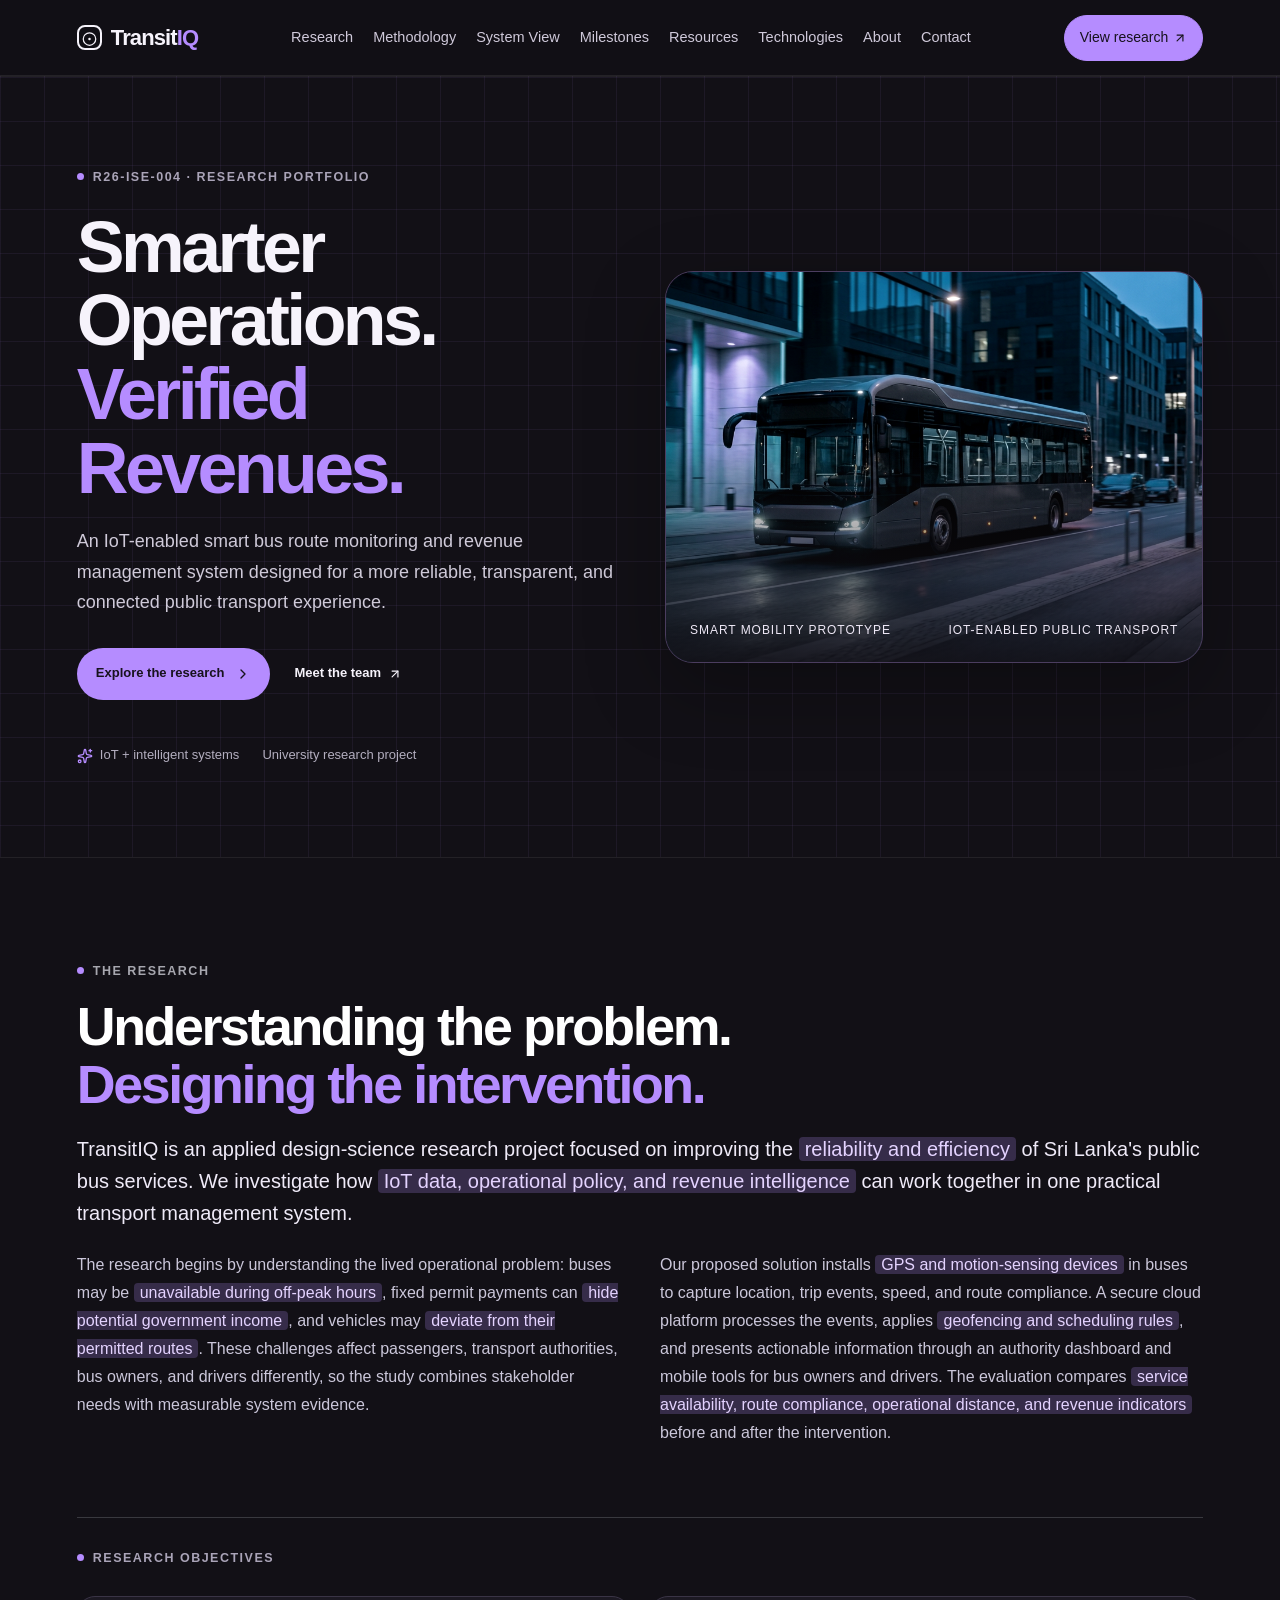
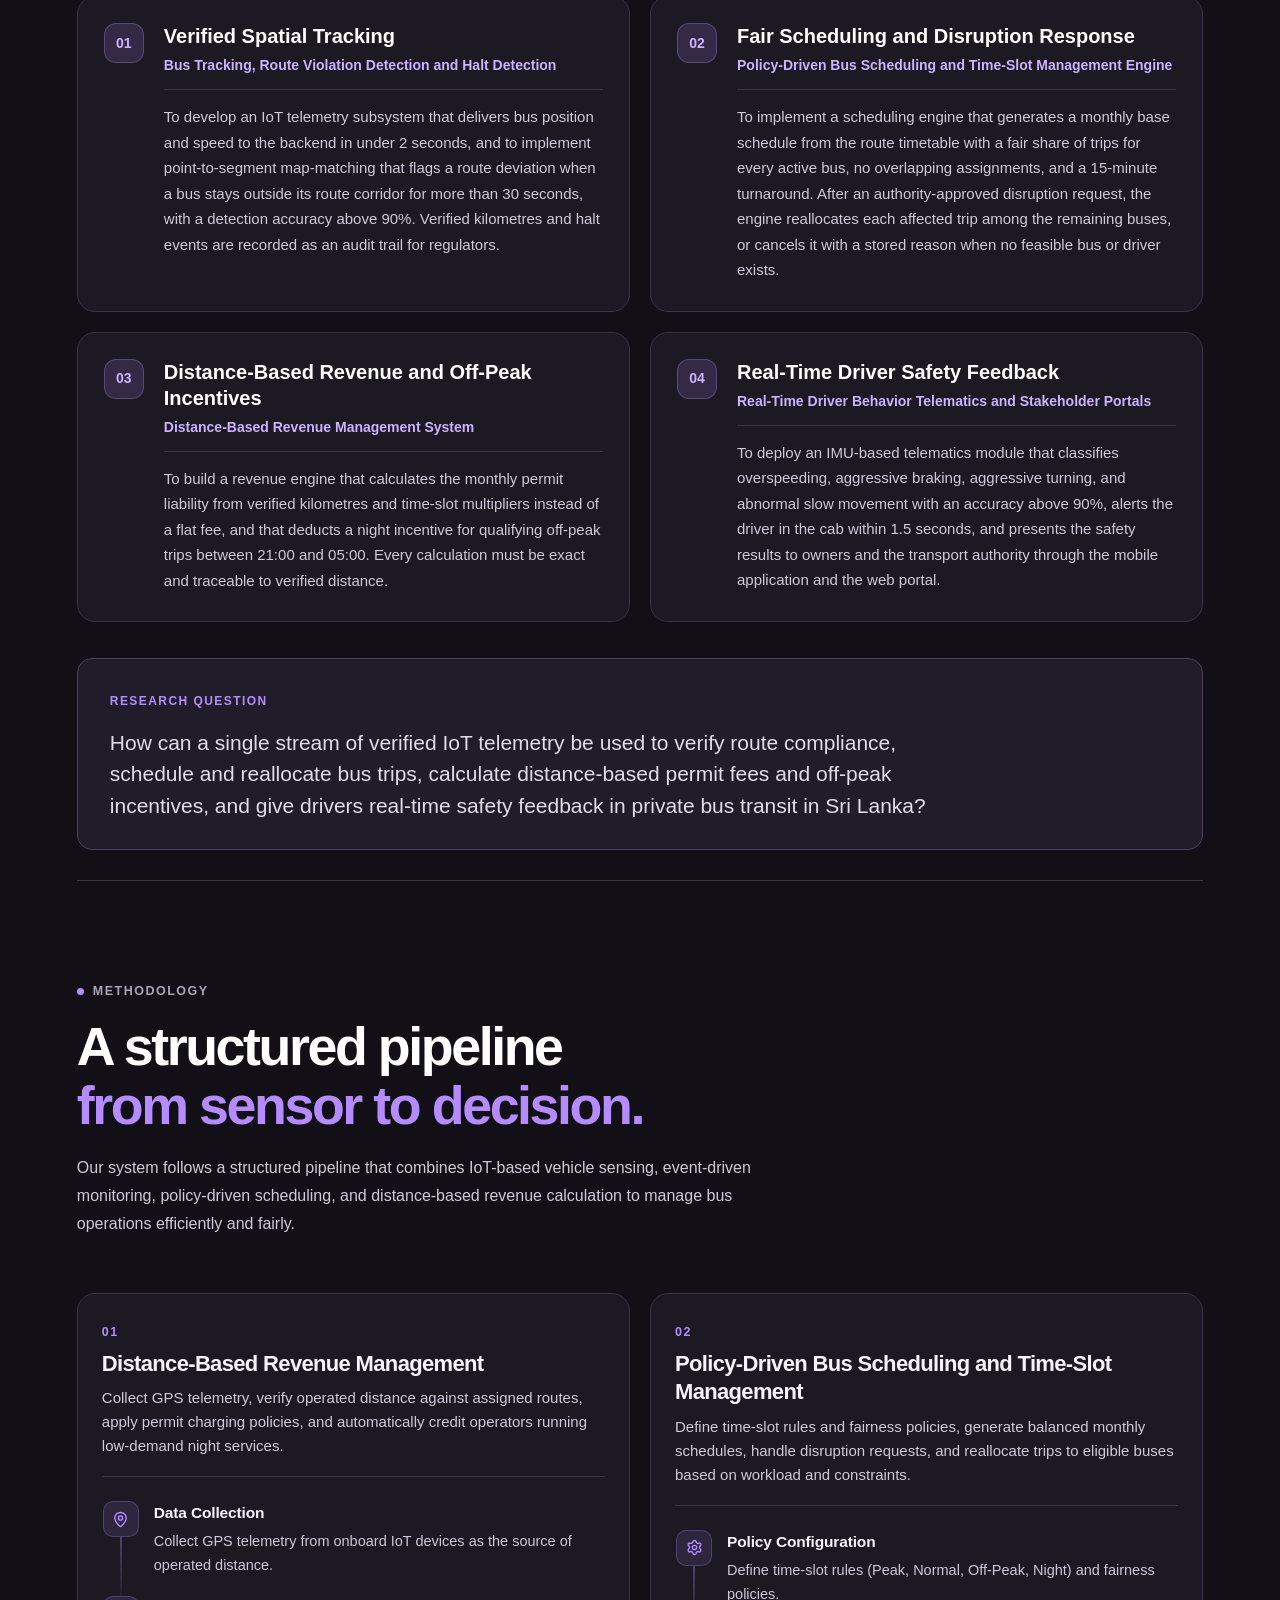
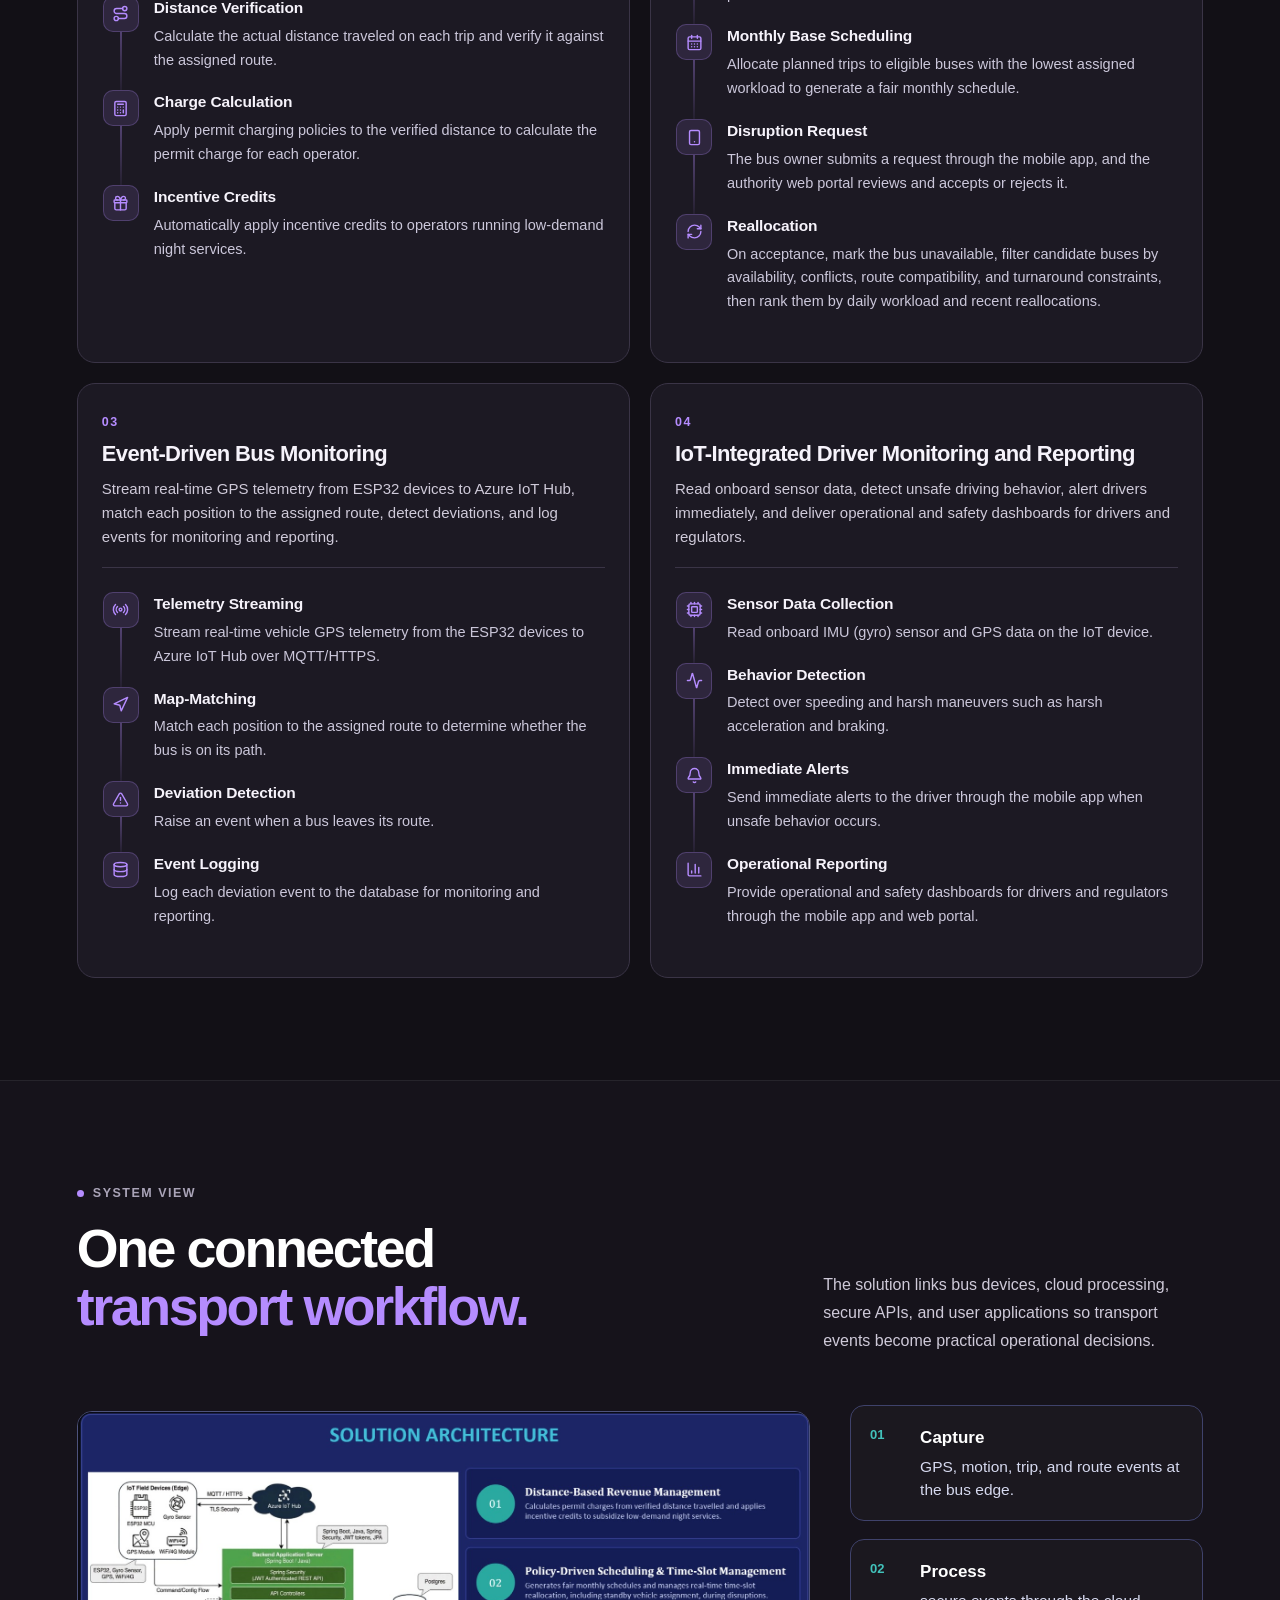
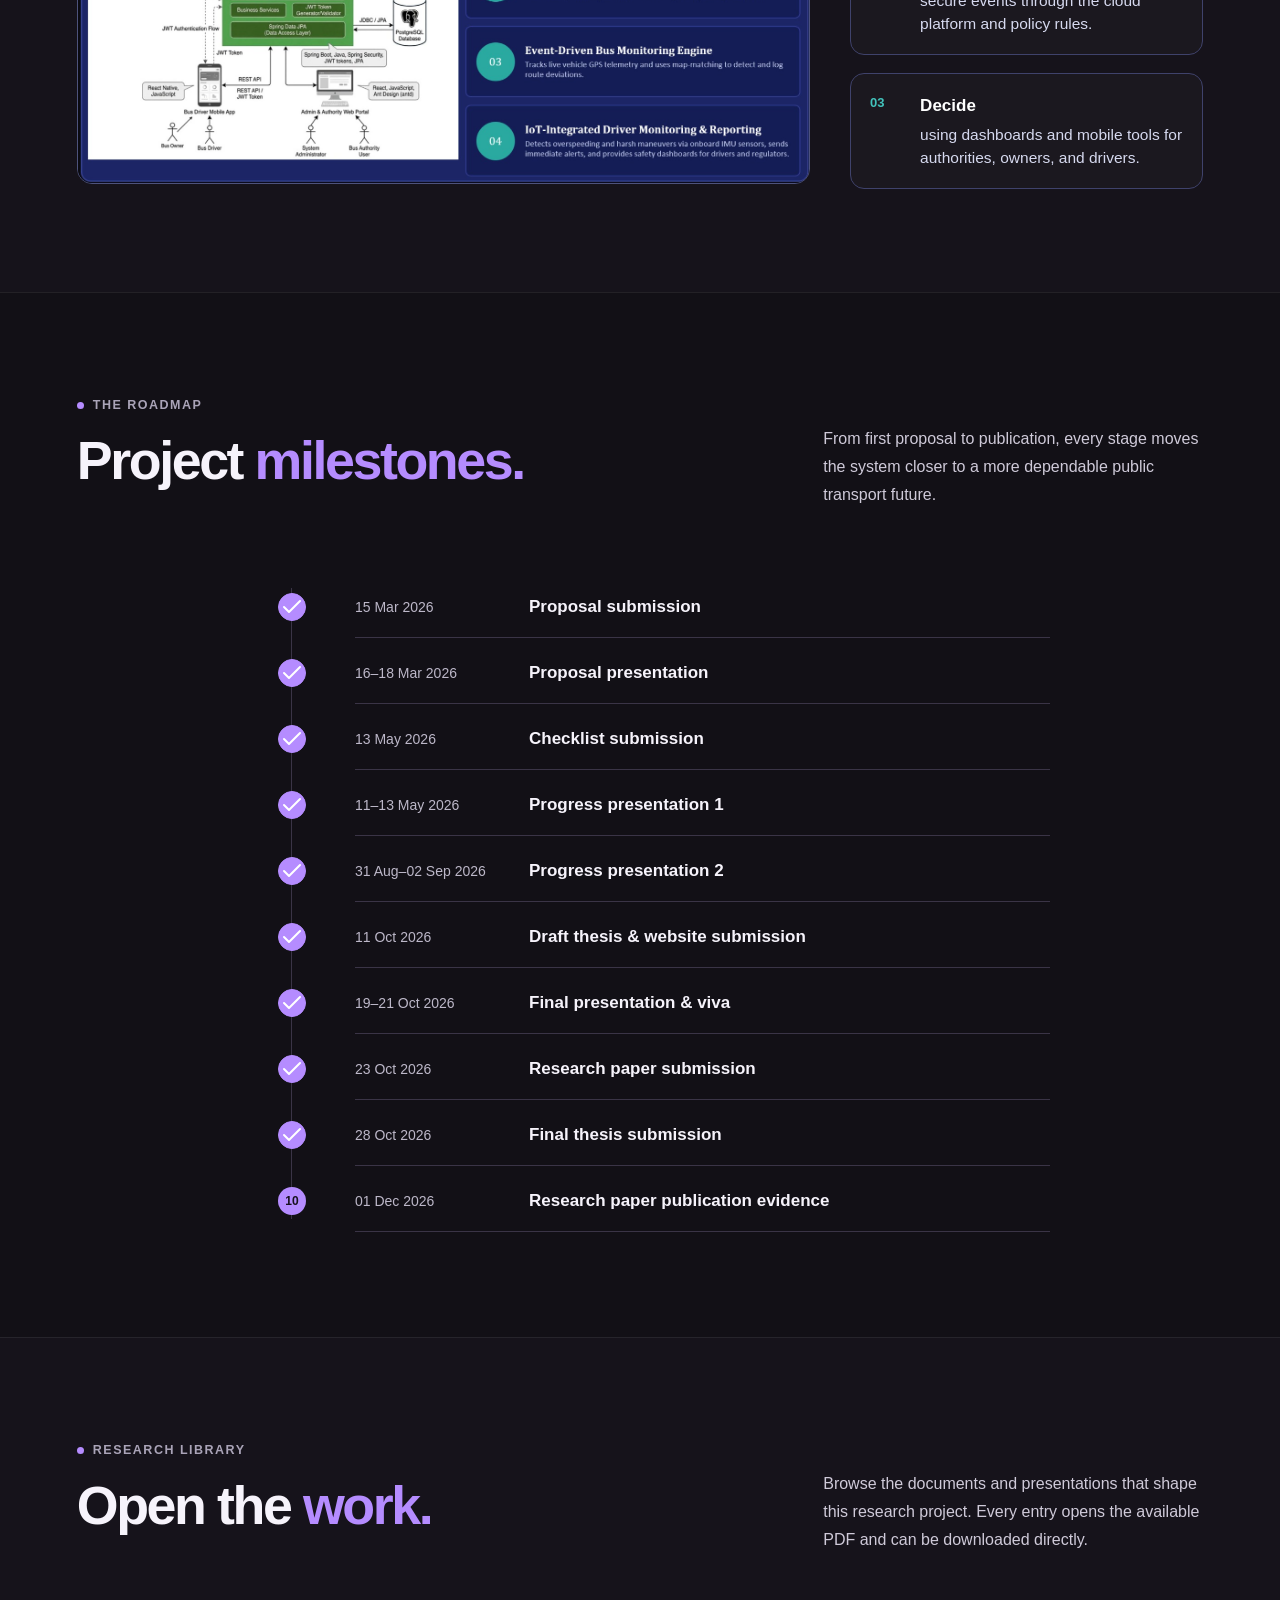
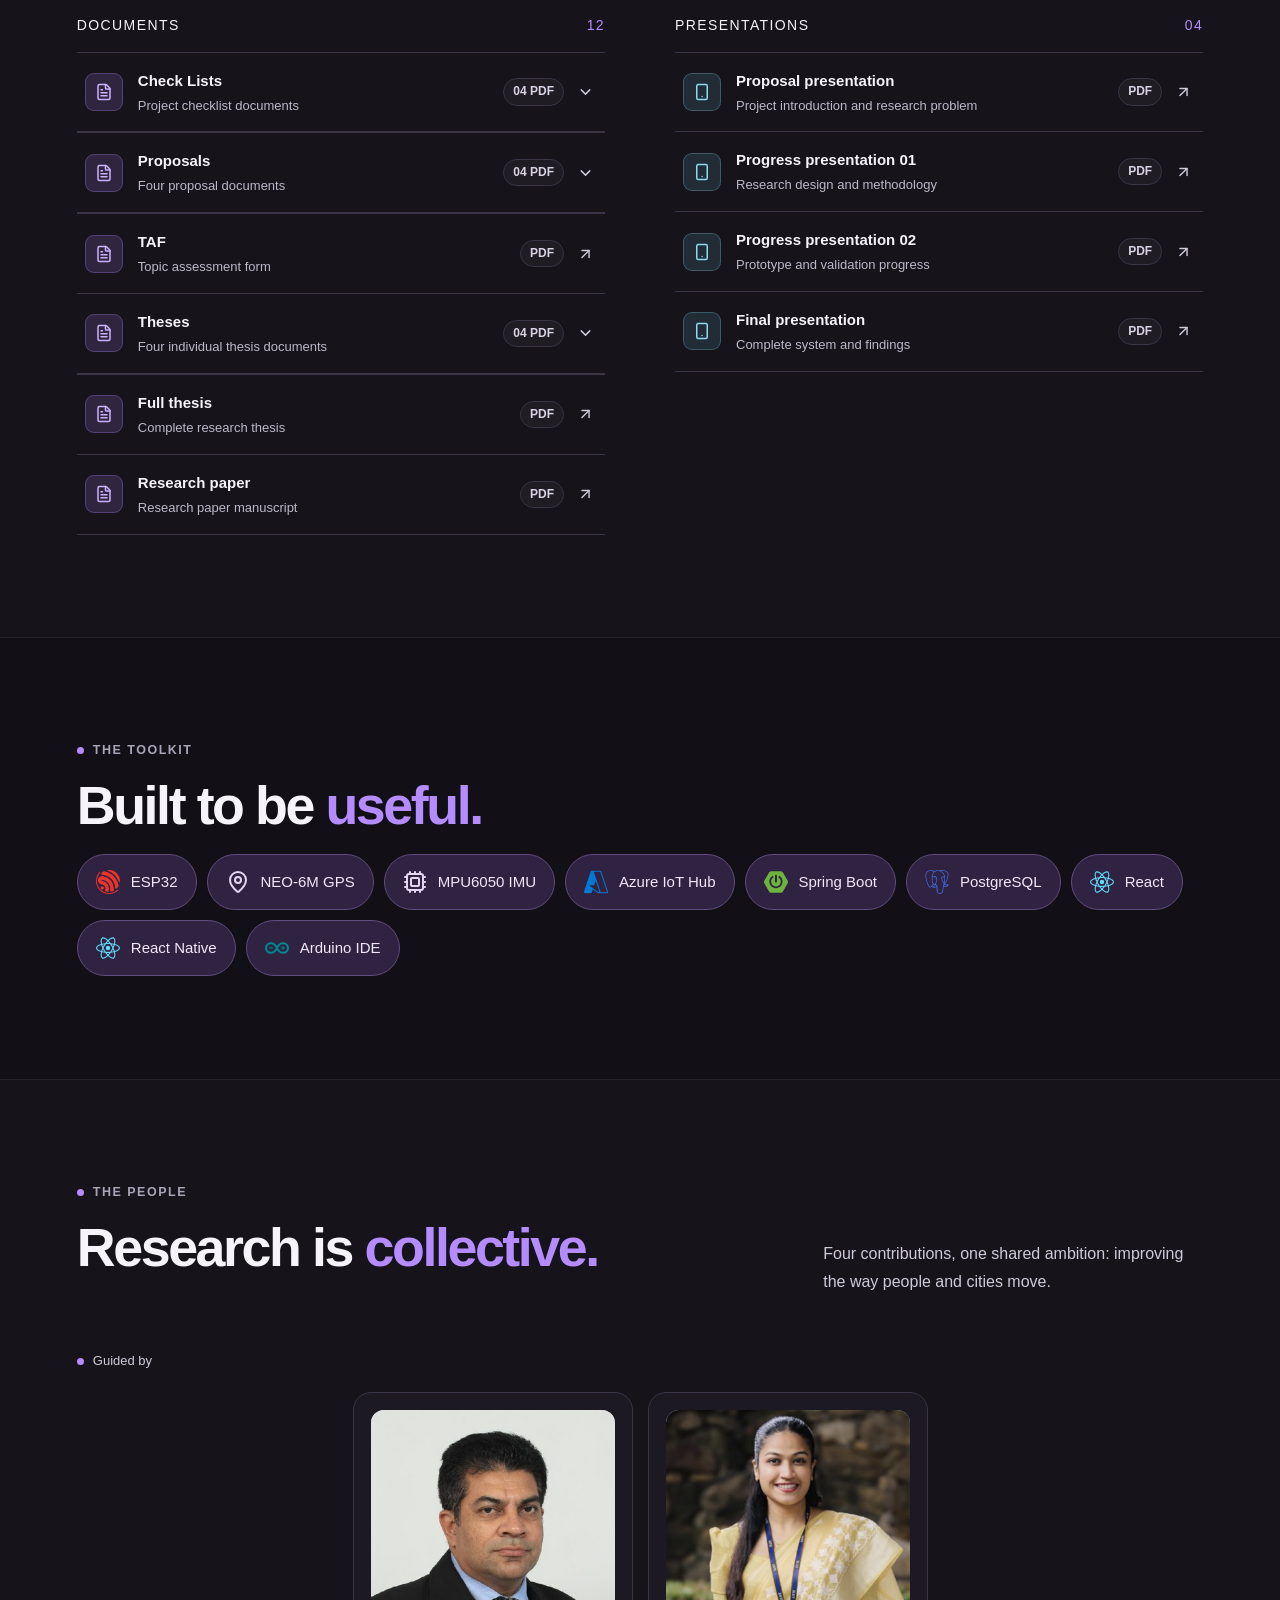
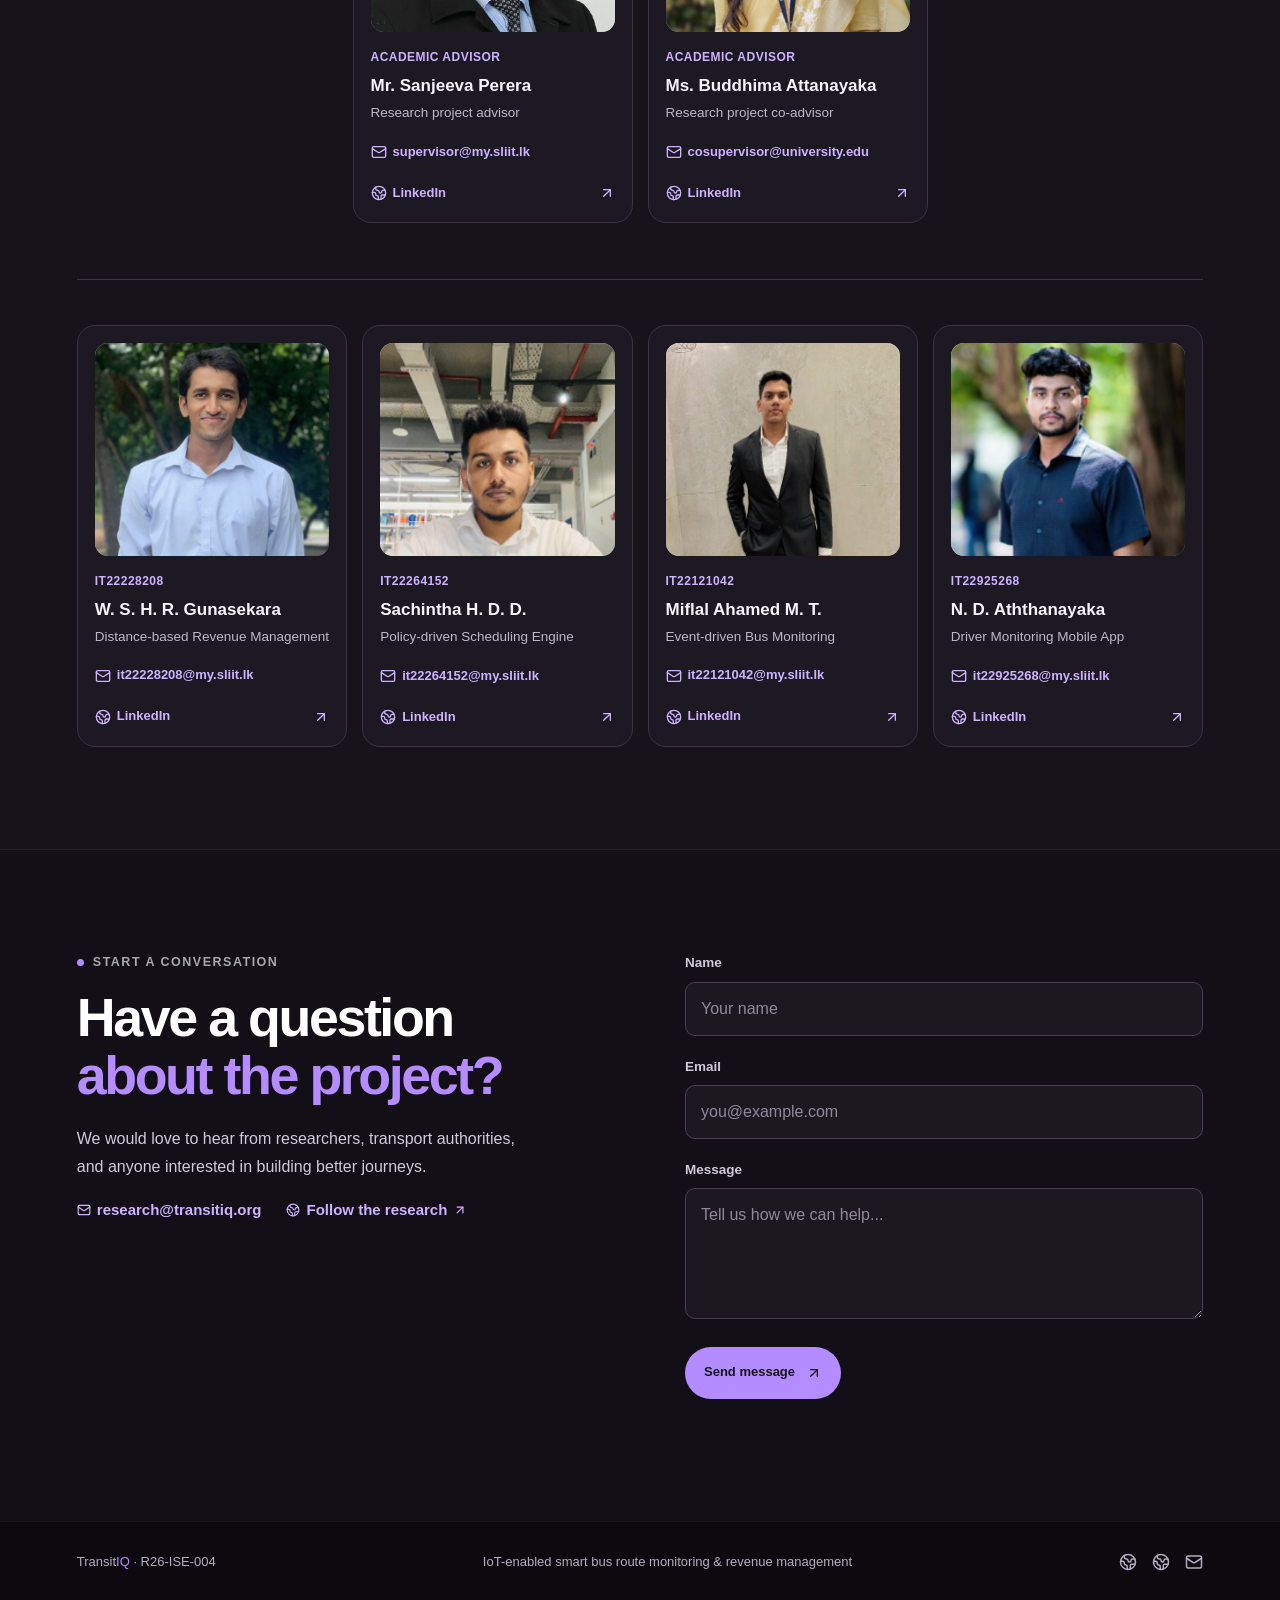
<file: index.html>
<!DOCTYPE html>
<html lang="en">
<head>
  <meta charset="utf-8">
  <meta name="viewport" content="width=device-width, initial-scale=1">
  <title>TransitIQ | Smart Bus Research Portfolio</title>
  <meta name="description" content="IoT-enabled smart bus route monitoring and revenue management system research portfolio.">
  <meta name="color-scheme" content="light dark">
  <meta name="theme-color" content="white" media="(prefers-color-scheme: light)">
  <meta name="theme-color" content="black" media="(prefers-color-scheme: dark)">
  <link rel="icon" href="assets/icons/icon-light-32x32.png" media="(prefers-color-scheme: light)">
  <link rel="icon" href="assets/icons/icon-dark-32x32.png" media="(prefers-color-scheme: dark)">
  <link rel="icon" href="assets/icons/icon.svg" type="image/svg+xml">
  <link rel="apple-touch-icon" href="assets/icons/apple-icon.png">
  <link rel="stylesheet" href="css/style.css">
  <noscript><style>.fade-in-section{opacity:1;transform:none}</style></noscript>
</head>
<body class="antialiased">
<main class="site-shell">
    <header class="topbar">
      <a class="brand" href="#home" aria-label="Go to home">
        <span class="brand-mark"><svg xmlns="http://www.w3.org/2000/svg" width="24" height="24" viewBox="0 0 24 24" fill="none" stroke="currentColor" stroke-width="2" stroke-linecap="round" stroke-linejoin="round" class="lucide lucide-circle-dot" aria-hidden="true"><circle cx="12" cy="12" r="10"/><circle cx="12" cy="12" r="1"/></svg></span>
        <span>Transit<span class="brand-accent">IQ</span></span>
      </a>
      <button class="menu-toggle" type="button" aria-label="Toggle navigation" aria-expanded="false" aria-controls="main-nav"><svg xmlns="http://www.w3.org/2000/svg" width="24" height="24" viewBox="0 0 24 24" fill="none" stroke="currentColor" stroke-width="2" stroke-linecap="round" stroke-linejoin="round" class="lucide lucide-menu icon-menu" aria-hidden="true"><path d="M4 5h16"/><path d="M4 12h16"/><path d="M4 19h16"/></svg><svg xmlns="http://www.w3.org/2000/svg" width="24" height="24" viewBox="0 0 24 24" fill="none" stroke="currentColor" stroke-width="2" stroke-linecap="round" stroke-linejoin="round" class="lucide lucide-x icon-close" aria-hidden="true"><path d="M18 6 6 18"/><path d="m6 6 12 12"/></svg></button>
      <nav class="nav-links" id="main-nav" aria-label="Main navigation">
        <a href="#research">research</a>
        <a href="#methodology-pipeline">methodology</a>
        <a href="#system-view">system view</a>
        <a href="#milestones">milestones</a>
        <a href="#resources">resources</a>
        <a href="#technologies">technologies</a>
        <a href="#about">about</a>
        <a href="#contact">contact</a>
      </nav>
      <a class="nav-cta" href="#resources">View research <svg xmlns="http://www.w3.org/2000/svg" width="24" height="24" viewBox="0 0 24 24" fill="none" stroke="currentColor" stroke-width="2" stroke-linecap="round" stroke-linejoin="round" class="lucide lucide-arrow-up-right" aria-hidden="true"><path d="M7 7h10v10"/><path d="M7 17 17 7"/></svg></a>
    </header>

    <section id="home" class="hero section-pad">
      <div class="hero-copy">
        <div class="eyebrow"><span class="eyebrow-dot"></span> R26-ISE-004 · Research portfolio</div>
        <h1>Smarter Operations.<br><em>Verified Revenues.</em></h1>
        <p class="hero-lede">An IoT-enabled smart bus route monitoring and revenue management system designed for a more reliable, transparent, and connected public transport experience.</p>
        <div class="hero-actions">
          <a class="button button-dark" href="#research">Explore the research <svg xmlns="http://www.w3.org/2000/svg" width="24" height="24" viewBox="0 0 24 24" fill="none" stroke="currentColor" stroke-width="2" stroke-linecap="round" stroke-linejoin="round" class="lucide lucide-chevron-right" aria-hidden="true"><path d="m9 18 6-6-6-6"/></svg></a>
          <a class="text-button" href="#contact">Meet the team <svg xmlns="http://www.w3.org/2000/svg" width="24" height="24" viewBox="0 0 24 24" fill="none" stroke="currentColor" stroke-width="2" stroke-linecap="round" stroke-linejoin="round" class="lucide lucide-arrow-up-right" aria-hidden="true"><path d="M7 7h10v10"/><path d="M7 17 17 7"/></svg></a>
        </div>
        <div class="hero-meta"><span><svg xmlns="http://www.w3.org/2000/svg" width="24" height="24" viewBox="0 0 24 24" fill="none" stroke="currentColor" stroke-width="2" stroke-linecap="round" stroke-linejoin="round" class="lucide lucide-sparkles" aria-hidden="true"><path d="M11.017 2.814a1 1 0 0 1 1.966 0l1.051 5.558a2 2 0 0 0 1.594 1.594l5.558 1.051a1 1 0 0 1 0 1.966l-5.558 1.051a2 2 0 0 0-1.594 1.594l-1.051 5.558a1 1 0 0 1-1.966 0l-1.051-5.558a2 2 0 0 0-1.594-1.594l-5.558-1.051a1 1 0 0 1 0-1.966l5.558-1.051a2 2 0 0 0 1.594-1.594z"/><path d="M20 2v4"/><path d="M22 4h-4"/><circle cx="4" cy="20" r="2"/></svg> IoT + intelligent systems</span><span>University research project</span></div>
      </div>
      <div class="hero-image-wrap"><img src="assets/images/smart-bus-hero.png" alt="Modern smart city bus used as the visual for the IoT transport research project"><div class="hero-image-caption"><span>Smart mobility prototype</span><span>IoT-enabled public transport</span></div></div>
    </section>

    <section id="research" class="dark-section section-pad">
      <div class="section-intro light"><div class="eyebrow"><span class="eyebrow-dot"></span> The research</div><h2>Understanding the problem.<br><em>Designing the intervention.</em></h2>
        <div class="research-copy-grid">
          <p class="research-lead">TransitIQ is an applied design-science research project focused on improving the <mark>reliability and efficiency</mark> of Sri Lanka's public bus services. We investigate how <mark>IoT data, operational policy, and revenue intelligence</mark> can work together in one practical transport management system.</p>
          <p>The research begins by understanding the lived operational problem: buses may be <mark>unavailable during off-peak hours</mark>, fixed permit payments can <mark>hide potential government income</mark>, and vehicles may <mark>deviate from their permitted routes</mark>. These challenges affect passengers, transport authorities, bus owners, and drivers differently, so the study combines stakeholder needs with measurable system evidence.</p>
          <p>Our proposed solution installs <mark>GPS and motion-sensing devices</mark> in buses to capture location, trip events, speed, and route compliance. A secure cloud platform processes the events, applies <mark>geofencing and scheduling rules</mark>, and presents actionable information through an authority dashboard and mobile tools for bus owners and drivers. The evaluation compares <mark>service availability, route compliance, operational distance, and revenue indicators</mark> before and after the intervention.</p>
        </div>
      </div>
      <div class="methodology-objectives objectives-detailed fade-in-section">
        <div>
          <div class="eyebrow light"><span class="eyebrow-dot"></span> Research objectives</div>
          <div class="objective-cards">
            <article class="objective-card">
              <span class="objective-num">01</span>
              <div class="objective-body">
                <h3>Verified Spatial Tracking</h3>
                <p class="objective-sub">Bus Tracking, Route Violation Detection and Halt Detection</p>
                <p class="objective-text">To develop an IoT telemetry subsystem that delivers bus position and speed to the backend in under 2 seconds, and to implement point-to-segment map-matching that flags a route deviation when a bus stays outside its route corridor for more than 30 seconds, with a detection accuracy above 90%. Verified kilometres and halt events are recorded as an audit trail for regulators.</p>
              </div>
            </article>
            <article class="objective-card">
              <span class="objective-num">02</span>
              <div class="objective-body">
                <h3>Fair Scheduling and Disruption Response</h3>
                <p class="objective-sub">Policy-Driven Bus Scheduling and Time-Slot Management Engine</p>
                <p class="objective-text">To implement a scheduling engine that generates a monthly base schedule from the route timetable with a fair share of trips for every active bus, no overlapping assignments, and a 15-minute turnaround. After an authority-approved disruption request, the engine reallocates each affected trip among the remaining buses, or cancels it with a stored reason when no feasible bus or driver exists.</p>
              </div>
            </article>
            <article class="objective-card">
              <span class="objective-num">03</span>
              <div class="objective-body">
                <h3>Distance-Based Revenue and Off-Peak Incentives</h3>
                <p class="objective-sub">Distance-Based Revenue Management System</p>
                <p class="objective-text">To build a revenue engine that calculates the monthly permit liability from verified kilometres and time-slot multipliers instead of a flat fee, and that deducts a night incentive for qualifying off-peak trips between 21:00 and 05:00. Every calculation must be exact and traceable to verified distance.</p>
              </div>
            </article>
            <article class="objective-card">
              <span class="objective-num">04</span>
              <div class="objective-body">
                <h3>Real-Time Driver Safety Feedback</h3>
                <p class="objective-sub">Real-Time Driver Behavior Telematics and Stakeholder Portals</p>
                <p class="objective-text">To deploy an IMU-based telematics module that classifies overspeeding, aggressive braking, aggressive turning, and abnormal slow movement with an accuracy above 90%, alerts the driver in the cab within 1.5 seconds, and presents the safety results to owners and the transport authority through the mobile application and the web portal.</p>
              </div>
            </article>
          </div>
        </div>
        <div class="methodology-note"><span>Research question</span><p>How can a single stream of verified IoT telemetry be used to verify route compliance, schedule and reallocate bus trips, calculate distance-based permit fees and off-peak incentives, and give drivers real-time safety feedback in private bus transit in Sri Lanka?</p></div>
      </div>

      <div id="methodology-pipeline" class="methodology-pipeline-section fade-in-section">
        <div class="pipeline-header">
          <div class="eyebrow light"><span class="eyebrow-dot"></span> Methodology</div>
          <h2>A structured pipeline<br><em>from sensor to decision.</em></h2>
          <p class="pipeline-lead">Our system follows a structured pipeline that combines IoT-based vehicle sensing, event-driven monitoring, policy-driven scheduling, and distance-based revenue calculation to manage bus operations efficiently and fairly.</p>
        </div>
        <div class="pipeline-grid">
          <article class="pipeline-card fade-in-section">
            <div class="pipeline-card-header">
              <span class="pipeline-number">01</span>
              <h3>Distance-Based Revenue Management</h3>
              <p>Collect GPS telemetry, verify operated distance against assigned routes, apply permit charging policies, and automatically credit operators running low-demand night services.</p>
            </div>
            <div class="pipeline-steps">
              <div class="pipeline-step">
                <div class="step-connector">
                  <div class="step-icon-wrap"><svg xmlns="http://www.w3.org/2000/svg" width="24" height="24" viewBox="0 0 24 24" fill="none" stroke="currentColor" stroke-width="2" stroke-linecap="round" stroke-linejoin="round" class="lucide lucide-map-pin step-icon" aria-hidden="true"><path d="M20 10c0 4.993-5.539 10.193-7.399 11.799a1 1 0 0 1-1.202 0C9.539 20.193 4 14.993 4 10a8 8 0 0 1 16 0"/><circle cx="12" cy="10" r="3"/></svg></div>
                  <div class="step-line"></div>
                </div>
                <div class="step-content">
                  <strong>Data Collection</strong>
                  <p>Collect GPS telemetry from onboard IoT devices as the source of operated distance.</p>
                </div>
              </div>
              <div class="pipeline-step">
                <div class="step-connector">
                  <div class="step-icon-wrap"><svg xmlns="http://www.w3.org/2000/svg" width="24" height="24" viewBox="0 0 24 24" fill="none" stroke="currentColor" stroke-width="2" stroke-linecap="round" stroke-linejoin="round" class="lucide lucide-route step-icon" aria-hidden="true"><circle cx="6" cy="19" r="3"/><path d="M9 19h8.5a3.5 3.5 0 0 0 0-7h-11a3.5 3.5 0 0 1 0-7H15"/><circle cx="18" cy="5" r="3"/></svg></div>
                  <div class="step-line"></div>
                </div>
                <div class="step-content">
                  <strong>Distance Verification</strong>
                  <p>Calculate the actual distance traveled on each trip and verify it against the assigned route.</p>
                </div>
              </div>
              <div class="pipeline-step">
                <div class="step-connector">
                  <div class="step-icon-wrap"><svg xmlns="http://www.w3.org/2000/svg" width="24" height="24" viewBox="0 0 24 24" fill="none" stroke="currentColor" stroke-width="2" stroke-linecap="round" stroke-linejoin="round" class="lucide lucide-calculator step-icon" aria-hidden="true"><rect width="16" height="20" x="4" y="2" rx="2"/><line x1="8" x2="16" y1="6" y2="6"/><line x1="16" x2="16" y1="14" y2="18"/><path d="M16 10h.01"/><path d="M12 10h.01"/><path d="M8 10h.01"/><path d="M12 14h.01"/><path d="M8 14h.01"/><path d="M12 18h.01"/><path d="M8 18h.01"/></svg></div>
                  <div class="step-line"></div>
                </div>
                <div class="step-content">
                  <strong>Charge Calculation</strong>
                  <p>Apply permit charging policies to the verified distance to calculate the permit charge for each operator.</p>
                </div>
              </div>
              <div class="pipeline-step">
                <div class="step-connector">
                  <div class="step-icon-wrap"><svg xmlns="http://www.w3.org/2000/svg" width="24" height="24" viewBox="0 0 24 24" fill="none" stroke="currentColor" stroke-width="2" stroke-linecap="round" stroke-linejoin="round" class="lucide lucide-gift step-icon" aria-hidden="true"><path d="M12 7v14"/><path d="M20 11v8a2 2 0 0 1-2 2H6a2 2 0 0 1-2-2v-8"/><path d="M7.5 7a1 1 0 0 1 0-5A4.8 8 0 0 1 12 7a4.8 8 0 0 1 4.5-5 1 1 0 0 1 0 5"/><rect x="3" y="7" width="18" height="4" rx="1"/></svg></div>
                </div>
                <div class="step-content">
                  <strong>Incentive Credits</strong>
                  <p>Automatically apply incentive credits to operators running low-demand night services.</p>
                </div>
              </div>
            </div>
          </article>
          <article class="pipeline-card fade-in-section">
            <div class="pipeline-card-header">
              <span class="pipeline-number">02</span>
              <h3>Policy-Driven Bus Scheduling and Time-Slot Management</h3>
              <p>Define time-slot rules and fairness policies, generate balanced monthly schedules, handle disruption requests, and reallocate trips to eligible buses based on workload and constraints.</p>
            </div>
            <div class="pipeline-steps">
              <div class="pipeline-step">
                <div class="step-connector">
                  <div class="step-icon-wrap"><svg xmlns="http://www.w3.org/2000/svg" width="24" height="24" viewBox="0 0 24 24" fill="none" stroke="currentColor" stroke-width="2" stroke-linecap="round" stroke-linejoin="round" class="lucide lucide-settings step-icon" aria-hidden="true"><path d="M9.671 4.136a2.34 2.34 0 0 1 4.659 0 2.34 2.34 0 0 0 3.319 1.915 2.34 2.34 0 0 1 2.33 4.033 2.34 2.34 0 0 0 0 3.831 2.34 2.34 0 0 1-2.33 4.033 2.34 2.34 0 0 0-3.319 1.915 2.34 2.34 0 0 1-4.659 0 2.34 2.34 0 0 0-3.32-1.915 2.34 2.34 0 0 1-2.33-4.033 2.34 2.34 0 0 0 0-3.831A2.34 2.34 0 0 1 6.35 6.051a2.34 2.34 0 0 0 3.319-1.915"/><circle cx="12" cy="12" r="3"/></svg></div>
                  <div class="step-line"></div>
                </div>
                <div class="step-content">
                  <strong>Policy Configuration</strong>
                  <p>Define time-slot rules (Peak, Normal, Off-Peak, Night) and fairness policies.</p>
                </div>
              </div>
              <div class="pipeline-step">
                <div class="step-connector">
                  <div class="step-icon-wrap"><svg xmlns="http://www.w3.org/2000/svg" width="24" height="24" viewBox="0 0 24 24" fill="none" stroke="currentColor" stroke-width="2" stroke-linecap="round" stroke-linejoin="round" class="lucide lucide-calendar-days step-icon" aria-hidden="true"><path d="M8 2v4"/><path d="M16 2v4"/><rect width="18" height="18" x="3" y="4" rx="2"/><path d="M3 10h18"/><path d="M8 14h.01"/><path d="M12 14h.01"/><path d="M16 14h.01"/><path d="M8 18h.01"/><path d="M12 18h.01"/><path d="M16 18h.01"/></svg></div>
                  <div class="step-line"></div>
                </div>
                <div class="step-content">
                  <strong>Monthly Base Scheduling</strong>
                  <p>Allocate planned trips to eligible buses with the lowest assigned workload to generate a fair monthly schedule.</p>
                </div>
              </div>
              <div class="pipeline-step">
                <div class="step-connector">
                  <div class="step-icon-wrap"><svg xmlns="http://www.w3.org/2000/svg" width="24" height="24" viewBox="0 0 24 24" fill="none" stroke="currentColor" stroke-width="2" stroke-linecap="round" stroke-linejoin="round" class="lucide lucide-smartphone step-icon" aria-hidden="true"><rect width="14" height="20" x="5" y="2" rx="2" ry="2"/><path d="M12 18h.01"/></svg></div>
                  <div class="step-line"></div>
                </div>
                <div class="step-content">
                  <strong>Disruption Request</strong>
                  <p>The bus owner submits a request through the mobile app, and the authority web portal reviews and accepts or rejects it.</p>
                </div>
              </div>
              <div class="pipeline-step">
                <div class="step-connector">
                  <div class="step-icon-wrap"><svg xmlns="http://www.w3.org/2000/svg" width="24" height="24" viewBox="0 0 24 24" fill="none" stroke="currentColor" stroke-width="2" stroke-linecap="round" stroke-linejoin="round" class="lucide lucide-refresh-cw step-icon" aria-hidden="true"><path d="M3 12a9 9 0 0 1 9-9 9.75 9.75 0 0 1 6.74 2.74L21 8"/><path d="M21 3v5h-5"/><path d="M21 12a9 9 0 0 1-9 9 9.75 9.75 0 0 1-6.74-2.74L3 16"/><path d="M8 16H3v5"/></svg></div>
                </div>
                <div class="step-content">
                  <strong>Reallocation</strong>
                  <p>On acceptance, mark the bus unavailable, filter candidate buses by availability, conflicts, route compatibility, and turnaround constraints, then rank them by daily workload and recent reallocations.</p>
                </div>
              </div>
            </div>
          </article>
          <article class="pipeline-card fade-in-section">
            <div class="pipeline-card-header">
              <span class="pipeline-number">03</span>
              <h3>Event-Driven Bus Monitoring</h3>
              <p>Stream real-time GPS telemetry from ESP32 devices to Azure IoT Hub, match each position to the assigned route, detect deviations, and log events for monitoring and reporting.</p>
            </div>
            <div class="pipeline-steps">
              <div class="pipeline-step">
                <div class="step-connector">
                  <div class="step-icon-wrap"><svg xmlns="http://www.w3.org/2000/svg" width="24" height="24" viewBox="0 0 24 24" fill="none" stroke="currentColor" stroke-width="2" stroke-linecap="round" stroke-linejoin="round" class="lucide lucide-radio step-icon" aria-hidden="true"><path d="M16.247 7.761a6 6 0 0 1 0 8.478"/><path d="M19.075 4.933a10 10 0 0 1 0 14.134"/><path d="M4.925 19.067a10 10 0 0 1 0-14.134"/><path d="M7.753 16.239a6 6 0 0 1 0-8.478"/><circle cx="12" cy="12" r="2"/></svg></div>
                  <div class="step-line"></div>
                </div>
                <div class="step-content">
                  <strong>Telemetry Streaming</strong>
                  <p>Stream real-time vehicle GPS telemetry from the ESP32 devices to Azure IoT Hub over MQTT/HTTPS.</p>
                </div>
              </div>
              <div class="pipeline-step">
                <div class="step-connector">
                  <div class="step-icon-wrap"><svg xmlns="http://www.w3.org/2000/svg" width="24" height="24" viewBox="0 0 24 24" fill="none" stroke="currentColor" stroke-width="2" stroke-linecap="round" stroke-linejoin="round" class="lucide lucide-navigation step-icon" aria-hidden="true"><polygon points="3 11 22 2 13 21 11 13 3 11"/></svg></div>
                  <div class="step-line"></div>
                </div>
                <div class="step-content">
                  <strong>Map-Matching</strong>
                  <p>Match each position to the assigned route to determine whether the bus is on its path.</p>
                </div>
              </div>
              <div class="pipeline-step">
                <div class="step-connector">
                  <div class="step-icon-wrap"><svg xmlns="http://www.w3.org/2000/svg" width="24" height="24" viewBox="0 0 24 24" fill="none" stroke="currentColor" stroke-width="2" stroke-linecap="round" stroke-linejoin="round" class="lucide lucide-triangle-alert step-icon" aria-hidden="true"><path d="m21.73 18-8-14a2 2 0 0 0-3.48 0l-8 14A2 2 0 0 0 4 21h16a2 2 0 0 0 1.73-3"/><path d="M12 9v4"/><path d="M12 17h.01"/></svg></div>
                  <div class="step-line"></div>
                </div>
                <div class="step-content">
                  <strong>Deviation Detection</strong>
                  <p>Raise an event when a bus leaves its route.</p>
                </div>
              </div>
              <div class="pipeline-step">
                <div class="step-connector">
                  <div class="step-icon-wrap"><svg xmlns="http://www.w3.org/2000/svg" width="24" height="24" viewBox="0 0 24 24" fill="none" stroke="currentColor" stroke-width="2" stroke-linecap="round" stroke-linejoin="round" class="lucide lucide-database step-icon" aria-hidden="true"><ellipse cx="12" cy="5" rx="9" ry="3"/><path d="M3 5V19A9 3 0 0 0 21 19V5"/><path d="M3 12A9 3 0 0 0 21 12"/></svg></div>
                </div>
                <div class="step-content">
                  <strong>Event Logging</strong>
                  <p>Log each deviation event to the database for monitoring and reporting.</p>
                </div>
              </div>
            </div>
          </article>
          <article class="pipeline-card fade-in-section">
            <div class="pipeline-card-header">
              <span class="pipeline-number">04</span>
              <h3>IoT-Integrated Driver Monitoring and Reporting</h3>
              <p>Read onboard sensor data, detect unsafe driving behavior, alert drivers immediately, and deliver operational and safety dashboards for drivers and regulators.</p>
            </div>
            <div class="pipeline-steps">
              <div class="pipeline-step">
                <div class="step-connector">
                  <div class="step-icon-wrap"><svg xmlns="http://www.w3.org/2000/svg" width="24" height="24" viewBox="0 0 24 24" fill="none" stroke="currentColor" stroke-width="2" stroke-linecap="round" stroke-linejoin="round" class="lucide lucide-cpu step-icon" aria-hidden="true"><path d="M12 20v2"/><path d="M12 2v2"/><path d="M17 20v2"/><path d="M17 2v2"/><path d="M2 12h2"/><path d="M2 17h2"/><path d="M2 7h2"/><path d="M20 12h2"/><path d="M20 17h2"/><path d="M20 7h2"/><path d="M7 20v2"/><path d="M7 2v2"/><rect x="4" y="4" width="16" height="16" rx="2"/><rect x="8" y="8" width="8" height="8" rx="1"/></svg></div>
                  <div class="step-line"></div>
                </div>
                <div class="step-content">
                  <strong>Sensor Data Collection</strong>
                  <p>Read onboard IMU (gyro) sensor and GPS data on the IoT device.</p>
                </div>
              </div>
              <div class="pipeline-step">
                <div class="step-connector">
                  <div class="step-icon-wrap"><svg xmlns="http://www.w3.org/2000/svg" width="24" height="24" viewBox="0 0 24 24" fill="none" stroke="currentColor" stroke-width="2" stroke-linecap="round" stroke-linejoin="round" class="lucide lucide-activity step-icon" aria-hidden="true"><path d="M22 12h-2.48a2 2 0 0 0-1.93 1.46l-2.35 8.36a.25.25 0 0 1-.48 0L9.24 2.18a.25.25 0 0 0-.48 0l-2.35 8.36A2 2 0 0 1 4.49 12H2"/></svg></div>
                  <div class="step-line"></div>
                </div>
                <div class="step-content">
                  <strong>Behavior Detection</strong>
                  <p>Detect over speeding and harsh maneuvers such as harsh acceleration and braking.</p>
                </div>
              </div>
              <div class="pipeline-step">
                <div class="step-connector">
                  <div class="step-icon-wrap"><svg xmlns="http://www.w3.org/2000/svg" width="24" height="24" viewBox="0 0 24 24" fill="none" stroke="currentColor" stroke-width="2" stroke-linecap="round" stroke-linejoin="round" class="lucide lucide-bell step-icon" aria-hidden="true"><path d="M10.268 21a2 2 0 0 0 3.464 0"/><path d="M3.262 15.326A1 1 0 0 0 4 17h16a1 1 0 0 0 .74-1.673C19.41 13.956 18 12.499 18 8A6 6 0 0 0 6 8c0 4.499-1.411 5.956-2.738 7.326"/></svg></div>
                  <div class="step-line"></div>
                </div>
                <div class="step-content">
                  <strong>Immediate Alerts</strong>
                  <p>Send immediate alerts to the driver through the mobile app when unsafe behavior occurs.</p>
                </div>
              </div>
              <div class="pipeline-step">
                <div class="step-connector">
                  <div class="step-icon-wrap"><svg xmlns="http://www.w3.org/2000/svg" width="24" height="24" viewBox="0 0 24 24" fill="none" stroke="currentColor" stroke-width="2" stroke-linecap="round" stroke-linejoin="round" class="lucide lucide-chart-column step-icon" aria-hidden="true"><path d="M3 3v16a2 2 0 0 0 2 2h16"/><path d="M18 17V9"/><path d="M13 17V5"/><path d="M8 17v-3"/></svg></div>
                </div>
                <div class="step-content">
                  <strong>Operational Reporting</strong>
                  <p>Provide operational and safety dashboards for drivers and regulators through the mobile app and web portal.</p>
                </div>
              </div>
            </div>
          </article>
        </div>
      </div>
    </section>

    <section id="system-view" class="dark-section section-pad system-view-section">
      <div class="section-heading fade-in-section"><div><div class="eyebrow light"><span class="eyebrow-dot"></span> System view</div><h2>One connected<br><em>transport workflow.</em></h2></div><p>The solution links bus devices, cloud processing, secure APIs, and user applications so transport events become practical operational decisions.</p></div>
      <div class="system-view-grid fade-in-section"><img src="assets/images/system-architecture.jpeg" alt="TransitIQ system architecture connecting IoT bus devices, cloud services, backend processing, database storage, and transport user applications.">
        <div class="system-view-points">
          <div><b>01</b><span><strong>Capture</strong> GPS, motion, trip, and route events at the bus edge.</span></div>
          <div><b>02</b><span><strong>Process</strong> secure events through the cloud platform and policy rules.</span></div>
          <div><b>03</b><span><strong>Decide</strong> using dashboards and mobile tools for authorities, owners, and drivers.</span></div>
        </div>
      </div>
    </section>

    <section id="milestones" class="section-pad milestones-section">
      <div class="section-heading fade-in-section"><div><div class="eyebrow"><span class="eyebrow-dot"></span> The roadmap</div><h2>Project <em>milestones.</em></h2></div><p>From first proposal to publication, every stage moves the system closer to a more dependable public transport future.</p></div>
      <div class="timeline">
        <div class="timeline-item complete"><div class="timeline-marker"><svg xmlns="http://www.w3.org/2000/svg" width="24" height="24" viewBox="0 0 24 24" fill="none" stroke="currentColor" stroke-width="2" stroke-linecap="round" stroke-linejoin="round" class="lucide lucide-check" aria-hidden="true"><path d="M20 6 9 17l-5-5"/></svg></div><div class="timeline-content"><span>15 Mar 2026</span><h3>Proposal submission</h3></div></div>
        <div class="timeline-item complete"><div class="timeline-marker"><svg xmlns="http://www.w3.org/2000/svg" width="24" height="24" viewBox="0 0 24 24" fill="none" stroke="currentColor" stroke-width="2" stroke-linecap="round" stroke-linejoin="round" class="lucide lucide-check" aria-hidden="true"><path d="M20 6 9 17l-5-5"/></svg></div><div class="timeline-content"><span>16–18 Mar 2026</span><h3>Proposal presentation</h3></div></div>
        <div class="timeline-item complete"><div class="timeline-marker"><svg xmlns="http://www.w3.org/2000/svg" width="24" height="24" viewBox="0 0 24 24" fill="none" stroke="currentColor" stroke-width="2" stroke-linecap="round" stroke-linejoin="round" class="lucide lucide-check" aria-hidden="true"><path d="M20 6 9 17l-5-5"/></svg></div><div class="timeline-content"><span>13 May 2026</span><h3>Checklist submission</h3></div></div>
        <div class="timeline-item complete"><div class="timeline-marker"><svg xmlns="http://www.w3.org/2000/svg" width="24" height="24" viewBox="0 0 24 24" fill="none" stroke="currentColor" stroke-width="2" stroke-linecap="round" stroke-linejoin="round" class="lucide lucide-check" aria-hidden="true"><path d="M20 6 9 17l-5-5"/></svg></div><div class="timeline-content"><span>11–13 May 2026</span><h3>Progress presentation 1</h3></div></div>
        <div class="timeline-item complete"><div class="timeline-marker"><svg xmlns="http://www.w3.org/2000/svg" width="24" height="24" viewBox="0 0 24 24" fill="none" stroke="currentColor" stroke-width="2" stroke-linecap="round" stroke-linejoin="round" class="lucide lucide-check" aria-hidden="true"><path d="M20 6 9 17l-5-5"/></svg></div><div class="timeline-content"><span>31 Aug–02 Sep 2026</span><h3>Progress presentation 2</h3></div></div>
        <div class="timeline-item complete"><div class="timeline-marker"><svg xmlns="http://www.w3.org/2000/svg" width="24" height="24" viewBox="0 0 24 24" fill="none" stroke="currentColor" stroke-width="2" stroke-linecap="round" stroke-linejoin="round" class="lucide lucide-check" aria-hidden="true"><path d="M20 6 9 17l-5-5"/></svg></div><div class="timeline-content"><span>11 Oct 2026</span><h3>Draft thesis &amp; website submission</h3></div></div>
        <div class="timeline-item complete"><div class="timeline-marker"><svg xmlns="http://www.w3.org/2000/svg" width="24" height="24" viewBox="0 0 24 24" fill="none" stroke="currentColor" stroke-width="2" stroke-linecap="round" stroke-linejoin="round" class="lucide lucide-check" aria-hidden="true"><path d="M20 6 9 17l-5-5"/></svg></div><div class="timeline-content"><span>19–21 Oct 2026</span><h3>Final presentation &amp; viva</h3></div></div>
        <div class="timeline-item complete"><div class="timeline-marker"><svg xmlns="http://www.w3.org/2000/svg" width="24" height="24" viewBox="0 0 24 24" fill="none" stroke="currentColor" stroke-width="2" stroke-linecap="round" stroke-linejoin="round" class="lucide lucide-check" aria-hidden="true"><path d="M20 6 9 17l-5-5"/></svg></div><div class="timeline-content"><span>23 Oct 2026</span><h3>Research paper submission</h3></div></div>
        <div class="timeline-item complete"><div class="timeline-marker"><svg xmlns="http://www.w3.org/2000/svg" width="24" height="24" viewBox="0 0 24 24" fill="none" stroke="currentColor" stroke-width="2" stroke-linecap="round" stroke-linejoin="round" class="lucide lucide-check" aria-hidden="true"><path d="M20 6 9 17l-5-5"/></svg></div><div class="timeline-content"><span>28 Oct 2026</span><h3>Final thesis submission</h3></div></div>
        <div class="timeline-item active"><div class="timeline-marker">10</div><div class="timeline-content"><span>01 Dec 2026</span><h3>Research paper publication evidence</h3></div></div>
      </div>
    </section>

    <section id="resources" class="section-pad resources-section">
      <div class="section-heading fade-in-section"><div><div class="eyebrow"><span class="eyebrow-dot"></span> Research library</div><h2>Open the <em>work.</em></h2></div><p>Browse the documents and presentations that shape this research project. Every entry opens the available PDF and can be downloaded directly.</p></div>
      <div class="resource-layout fade-in-section">
        <div>
          <h3 class="resource-label">Documents <span>12</span></h3>
          <div class="resource-list">
            <details class="resource-group">
              <summary class="resource-row"><span class="resource-icon"><svg xmlns="http://www.w3.org/2000/svg" width="24" height="24" viewBox="0 0 24 24" fill="none" stroke="currentColor" stroke-width="2" stroke-linecap="round" stroke-linejoin="round" class="lucide lucide-file-text" aria-hidden="true"><path d="M6 22a2 2 0 0 1-2-2V4a2 2 0 0 1 2-2h8a2.4 2.4 0 0 1 1.704.706l3.588 3.588A2.4 2.4 0 0 1 20 8v12a2 2 0 0 1-2 2z"/><path d="M14 2v5a1 1 0 0 0 1 1h5"/><path d="M10 9H8"/><path d="M16 13H8"/><path d="M16 17H8"/></svg></span><span><strong>Check Lists</strong><small>Project checklist documents</small></span><b>01 PDF</b><svg xmlns="http://www.w3.org/2000/svg" width="24" height="24" viewBox="0 0 24 24" fill="none" stroke="currentColor" stroke-width="2" stroke-linecap="round" stroke-linejoin="round" class="lucide lucide-chevron-down" aria-hidden="true"><path d="m6 9 6 6 6-6"/></svg></summary>
              <div class="resource-sublist">
                <a href="assets/documents/CheckList%201,2,3,4/Check%20list%201/business%20model%20canvas_R26-ISE-004.pdf" class="resource-row" target="_blank" rel="noreferrer" download><span><strong>Check List 1</strong><small>Business model canvas</small></span><b>DOWNLOAD</b><span aria-hidden="true">↗</span></a>
                <a href="assets/documents/CheckList%201,2,3,4/Check%20list%202/Software%20Requirements%20Specification%20Report.pdf" class="resource-row" target="_blank" rel="noreferrer" download><span><strong>Check List 2</strong><small>Software requirements specification report</small></span><b>DOWNLOAD</b><span aria-hidden="true">↗</span></a>
                <a href="assets/documents/CheckList%201,2,3,4/Check%20list%203/R26-ISE-004_PM%20Tool%20Report.pdf" class="resource-row" target="_blank" rel="noreferrer" download><span><strong>Check List 3</strong><small>Project management tool report</small></span><b>DOWNLOAD</b><span aria-hidden="true">↗</span></a>
                <a href="assets/documents/CheckList%201,2,3,4/Check%20list%204/R26-ISE-004_UAT%20Report.pdf" class="resource-row" target="_blank" rel="noreferrer" download><span><strong>Check List 4</strong><small>User acceptance testing report</small></span><b>DOWNLOAD</b><span aria-hidden="true">↗</span></a>
              </div>
            </details>
            <details class="resource-group">
              <summary class="resource-row"><span class="resource-icon"><svg xmlns="http://www.w3.org/2000/svg" width="24" height="24" viewBox="0 0 24 24" fill="none" stroke="currentColor" stroke-width="2" stroke-linecap="round" stroke-linejoin="round" class="lucide lucide-file-text" aria-hidden="true"><path d="M6 22a2 2 0 0 1-2-2V4a2 2 0 0 1 2-2h8a2.4 2.4 0 0 1 1.704.706l3.588 3.588A2.4 2.4 0 0 1 20 8v12a2 2 0 0 1-2 2z"/><path d="M14 2v5a1 1 0 0 0 1 1h5"/><path d="M10 9H8"/><path d="M16 13H8"/><path d="M16 17H8"/></svg></span><span><strong>Proposals</strong><small>Four proposal documents</small></span><b>04 PDF</b><svg xmlns="http://www.w3.org/2000/svg" width="24" height="24" viewBox="0 0 24 24" fill="none" stroke="currentColor" stroke-width="2" stroke-linecap="round" stroke-linejoin="round" class="lucide lucide-chevron-down" aria-hidden="true"><path d="m6 9 6 6 6-6"/></svg></summary>
              <div class="resource-sublist">
                <a href="assets/documents/IT22228208_%20Proposal.pdf" class="resource-row" target="_blank" rel="noreferrer" download><span class="resource-icon"><svg xmlns="http://www.w3.org/2000/svg" width="24" height="24" viewBox="0 0 24 24" fill="none" stroke="currentColor" stroke-width="2" stroke-linecap="round" stroke-linejoin="round" class="lucide lucide-file-text" aria-hidden="true"><path d="M6 22a2 2 0 0 1-2-2V4a2 2 0 0 1 2-2h8a2.4 2.4 0 0 1 1.704.706l3.588 3.588A2.4 2.4 0 0 1 20 8v12a2 2 0 0 1-2 2z"/><path d="M14 2v5a1 1 0 0 0 1 1h5"/><path d="M10 9H8"/><path d="M16 13H8"/><path d="M16 17H8"/></svg></span><span><strong>Proposal 1 - Distance-based Revenue Management Component</strong><small>W. S. H. R. Gunasekara</small></span><b>PDF</b><svg xmlns="http://www.w3.org/2000/svg" width="24" height="24" viewBox="0 0 24 24" fill="none" stroke="currentColor" stroke-width="2" stroke-linecap="round" stroke-linejoin="round" class="lucide lucide-arrow-up-right" aria-hidden="true"><path d="M7 7h10v10"/><path d="M7 17 17 7"/></svg></a>
                <a href="assets/documents/IT22264152_Project_Proposal.pdf" class="resource-row" target="_blank" rel="noreferrer" download><span class="resource-icon"><svg xmlns="http://www.w3.org/2000/svg" width="24" height="24" viewBox="0 0 24 24" fill="none" stroke="currentColor" stroke-width="2" stroke-linecap="round" stroke-linejoin="round" class="lucide lucide-file-text" aria-hidden="true"><path d="M6 22a2 2 0 0 1-2-2V4a2 2 0 0 1 2-2h8a2.4 2.4 0 0 1 1.704.706l3.588 3.588A2.4 2.4 0 0 1 20 8v12a2 2 0 0 1-2 2z"/><path d="M14 2v5a1 1 0 0 0 1 1h5"/><path d="M10 9H8"/><path d="M16 13H8"/><path d="M16 17H8"/></svg></span><span><strong>Proposal 2 - Policy-Driven Bus Scheduling and Time-Slot Management</strong><small>Sachintha H. D. D.</small></span><b>PDF</b><svg xmlns="http://www.w3.org/2000/svg" width="24" height="24" viewBox="0 0 24 24" fill="none" stroke="currentColor" stroke-width="2" stroke-linecap="round" stroke-linejoin="round" class="lucide lucide-arrow-up-right" aria-hidden="true"><path d="M7 7h10v10"/><path d="M7 17 17 7"/></svg></a>
                <a href="assets/documents/IT22121042%20Proposal.pdf" class="resource-row" target="_blank" rel="noreferrer" download><span class="resource-icon"><svg xmlns="http://www.w3.org/2000/svg" width="24" height="24" viewBox="0 0 24 24" fill="none" stroke="currentColor" stroke-width="2" stroke-linecap="round" stroke-linejoin="round" class="lucide lucide-file-text" aria-hidden="true"><path d="M6 22a2 2 0 0 1-2-2V4a2 2 0 0 1 2-2h8a2.4 2.4 0 0 1 1.704.706l3.588 3.588A2.4 2.4 0 0 1 20 8v12a2 2 0 0 1-2 2z"/><path d="M14 2v5a1 1 0 0 0 1 1h5"/><path d="M10 9H8"/><path d="M16 13H8"/><path d="M16 17H8"/></svg></span><span><strong>Proposal 3 - Event-Driven Bus Monitoring Engine</strong><small>Miflal Ahamed M. T.</small></span><b>PDF</b><svg xmlns="http://www.w3.org/2000/svg" width="24" height="24" viewBox="0 0 24 24" fill="none" stroke="currentColor" stroke-width="2" stroke-linecap="round" stroke-linejoin="round" class="lucide lucide-arrow-up-right" aria-hidden="true"><path d="M7 7h10v10"/><path d="M7 17 17 7"/></svg></a>
                <a href="assets/documents/IT22925268%20-%20Proposal.pdf" class="resource-row" target="_blank" rel="noreferrer" download><span class="resource-icon"><svg xmlns="http://www.w3.org/2000/svg" width="24" height="24" viewBox="0 0 24 24" fill="none" stroke="currentColor" stroke-width="2" stroke-linecap="round" stroke-linejoin="round" class="lucide lucide-file-text" aria-hidden="true"><path d="M6 22a2 2 0 0 1-2-2V4a2 2 0 0 1 2-2h8a2.4 2.4 0 0 1 1.704.706l3.588 3.588A2.4 2.4 0 0 1 20 8v12a2 2 0 0 1-2 2z"/><path d="M14 2v5a1 1 0 0 0 1 1h5"/><path d="M10 9H8"/><path d="M16 13H8"/><path d="M16 17H8"/></svg></span><span><strong>Proposal 4 - IoT-Integrated Driver Monitoring and Operational Reporting Mobile Application</strong><small>N. D. Aththanayaka</small></span><b>PDF</b><svg xmlns="http://www.w3.org/2000/svg" width="24" height="24" viewBox="0 0 24 24" fill="none" stroke="currentColor" stroke-width="2" stroke-linecap="round" stroke-linejoin="round" class="lucide lucide-arrow-up-right" aria-hidden="true"><path d="M7 7h10v10"/><path d="M7 17 17 7"/></svg></a>
              </div>
            </details>
            <a href="#" class="resource-row"><span class="resource-icon"><svg xmlns="http://www.w3.org/2000/svg" width="24" height="24" viewBox="0 0 24 24" fill="none" stroke="currentColor" stroke-width="2" stroke-linecap="round" stroke-linejoin="round" class="lucide lucide-file-text" aria-hidden="true"><path d="M6 22a2 2 0 0 1-2-2V4a2 2 0 0 1 2-2h8a2.4 2.4 0 0 1 1.704.706l3.588 3.588A2.4 2.4 0 0 1 20 8v12a2 2 0 0 1-2 2z"/><path d="M14 2v5a1 1 0 0 0 1 1h5"/><path d="M10 9H8"/><path d="M16 13H8"/><path d="M16 17H8"/></svg></span><span><strong>TAF</strong><small>Topic assessment form</small></span><b>PDF</b><svg xmlns="http://www.w3.org/2000/svg" width="24" height="24" viewBox="0 0 24 24" fill="none" stroke="currentColor" stroke-width="2" stroke-linecap="round" stroke-linejoin="round" class="lucide lucide-arrow-up-right" aria-hidden="true"><path d="M7 7h10v10"/><path d="M7 17 17 7"/></svg></a>
            <details class="resource-group">
              <summary class="resource-row"><span class="resource-icon"><svg xmlns="http://www.w3.org/2000/svg" width="24" height="24" viewBox="0 0 24 24" fill="none" stroke="currentColor" stroke-width="2" stroke-linecap="round" stroke-linejoin="round" class="lucide lucide-file-text" aria-hidden="true"><path d="M6 22a2 2 0 0 1-2-2V4a2 2 0 0 1 2-2h8a2.4 2.4 0 0 1 1.704.706l3.588 3.588A2.4 2.4 0 0 1 20 8v12a2 2 0 0 1-2 2z"/><path d="M14 2v5a1 1 0 0 0 1 1h5"/><path d="M10 9H8"/><path d="M16 13H8"/><path d="M16 17H8"/></svg></span><span><strong>Theses</strong><small>Four individual thesis documents</small></span><b>04 PDF</b><svg xmlns="http://www.w3.org/2000/svg" width="24" height="24" viewBox="0 0 24 24" fill="none" stroke="currentColor" stroke-width="2" stroke-linecap="round" stroke-linejoin="round" class="lucide lucide-chevron-down" aria-hidden="true"><path d="m6 9 6 6 6-6"/></svg></summary>
              <div class="resource-sublist">
                <a href="assets/documents/IT22228208_DRAFT.pdf" class="resource-row" target="_blank" rel="noreferrer" download><span class="resource-icon"><svg xmlns="http://www.w3.org/2000/svg" width="24" height="24" viewBox="0 0 24 24" fill="none" stroke="currentColor" stroke-width="2" stroke-linecap="round" stroke-linejoin="round" class="lucide lucide-file-text" aria-hidden="true"><path d="M6 22a2 2 0 0 1-2-2V4a2 2 0 0 1 2-2h8a2.4 2.4 0 0 1 1.704.706l3.588 3.588A2.4 2.4 0 0 1 20 8v12a2 2 0 0 1-2 2z"/><path d="M14 2v5a1 1 0 0 0 1 1h5"/><path d="M10 9H8"/><path d="M16 13H8"/><path d="M16 17H8"/></svg></span><span><strong>Thesis 1 - Distance-based Revenue Management Component</strong><small>W. S. H. R. Gunasekara</small></span><b>PDF</b><svg xmlns="http://www.w3.org/2000/svg" width="24" height="24" viewBox="0 0 24 24" fill="none" stroke="currentColor" stroke-width="2" stroke-linecap="round" stroke-linejoin="round" class="lucide lucide-arrow-up-right" aria-hidden="true"><path d="M7 7h10v10"/><path d="M7 17 17 7"/></svg></a>
                <a href="assets/documents/IT22264152_DRAFT.pdf" class="resource-row" target="_blank" rel="noreferrer" download><span class="resource-icon"><svg xmlns="http://www.w3.org/2000/svg" width="24" height="24" viewBox="0 0 24 24" fill="none" stroke="currentColor" stroke-width="2" stroke-linecap="round" stroke-linejoin="round" class="lucide lucide-file-text" aria-hidden="true"><path d="M6 22a2 2 0 0 1-2-2V4a2 2 0 0 1 2-2h8a2.4 2.4 0 0 1 1.704.706l3.588 3.588A2.4 2.4 0 0 1 20 8v12a2 2 0 0 1-2 2z"/><path d="M14 2v5a1 1 0 0 0 1 1h5"/><path d="M10 9H8"/><path d="M16 13H8"/><path d="M16 17H8"/></svg></span><span><strong>Thesis 2 - Policy-Driven Bus Scheduling and Time-Slot Management</strong><small>Sachintha H. D. D.</small></span><b>PDF</b><svg xmlns="http://www.w3.org/2000/svg" width="24" height="24" viewBox="0 0 24 24" fill="none" stroke="currentColor" stroke-width="2" stroke-linecap="round" stroke-linejoin="round" class="lucide lucide-arrow-up-right" aria-hidden="true"><path d="M7 7h10v10"/><path d="M7 17 17 7"/></svg></a>
                <a href="#" class="resource-row"><span class="resource-icon"><svg xmlns="http://www.w3.org/2000/svg" width="24" height="24" viewBox="0 0 24 24" fill="none" stroke="currentColor" stroke-width="2" stroke-linecap="round" stroke-linejoin="round" class="lucide lucide-file-text" aria-hidden="true"><path d="M6 22a2 2 0 0 1-2-2V4a2 2 0 0 1 2-2h8a2.4 2.4 0 0 1 1.704.706l3.588 3.588A2.4 2.4 0 0 1 20 8v12a2 2 0 0 1-2 2z"/><path d="M14 2v5a1 1 0 0 0 1 1h5"/><path d="M10 9H8"/><path d="M16 13H8"/><path d="M16 17H8"/></svg></span><span><strong>Thesis 3 - Event-Driven Bus Monitoring Engine</strong><small>Miflal Ahamed M. T.</small></span><b>PDF</b><svg xmlns="http://www.w3.org/2000/svg" width="24" height="24" viewBox="0 0 24 24" fill="none" stroke="currentColor" stroke-width="2" stroke-linecap="round" stroke-linejoin="round" class="lucide lucide-arrow-up-right" aria-hidden="true"><path d="M7 7h10v10"/><path d="M7 17 17 7"/></svg></a>
                <a href="assets/documents/IT22925268_Individual_Thesis.pdf" class="resource-row" target="_blank" rel="noreferrer" download><span class="resource-icon"><svg xmlns="http://www.w3.org/2000/svg" width="24" height="24" viewBox="0 0 24 24" fill="none" stroke="currentColor" stroke-width="2" stroke-linecap="round" stroke-linejoin="round" class="lucide lucide-file-text" aria-hidden="true"><path d="M6 22a2 2 0 0 1-2-2V4a2 2 0 0 1 2-2h8a2.4 2.4 0 0 1 1.704.706l3.588 3.588A2.4 2.4 0 0 1 20 8v12a2 2 0 0 1-2 2z"/><path d="M14 2v5a1 1 0 0 0 1 1h5"/><path d="M10 9H8"/><path d="M16 13H8"/><path d="M16 17H8"/></svg></span><span><strong>Thesis 4 - IoT-Integrated Driver Monitoring and Operational Reporting Mobile Application</strong><small>N. D. Aththanayaka</small></span><b>PDF</b><svg xmlns="http://www.w3.org/2000/svg" width="24" height="24" viewBox="0 0 24 24" fill="none" stroke="currentColor" stroke-width="2" stroke-linecap="round" stroke-linejoin="round" class="lucide lucide-arrow-up-right" aria-hidden="true"><path d="M7 7h10v10"/><path d="M7 17 17 7"/></svg></a>
              </div>
            </details>
            <a href="#" class="resource-row"><span class="resource-icon"><svg xmlns="http://www.w3.org/2000/svg" width="24" height="24" viewBox="0 0 24 24" fill="none" stroke="currentColor" stroke-width="2" stroke-linecap="round" stroke-linejoin="round" class="lucide lucide-file-text" aria-hidden="true"><path d="M6 22a2 2 0 0 1-2-2V4a2 2 0 0 1 2-2h8a2.4 2.4 0 0 1 1.704.706l3.588 3.588A2.4 2.4 0 0 1 20 8v12a2 2 0 0 1-2 2z"/><path d="M14 2v5a1 1 0 0 0 1 1h5"/><path d="M10 9H8"/><path d="M16 13H8"/><path d="M16 17H8"/></svg></span><span><strong>Full thesis</strong><small>Complete research thesis</small></span><b>PDF</b><svg xmlns="http://www.w3.org/2000/svg" width="24" height="24" viewBox="0 0 24 24" fill="none" stroke="currentColor" stroke-width="2" stroke-linecap="round" stroke-linejoin="round" class="lucide lucide-arrow-up-right" aria-hidden="true"><path d="M7 7h10v10"/><path d="M7 17 17 7"/></svg></a>
            <a href="assets/documents/Research%20Paper.pdf" class="resource-row" target="_blank" rel="noreferrer" download><span class="resource-icon"><svg xmlns="http://www.w3.org/2000/svg" width="24" height="24" viewBox="0 0 24 24" fill="none" stroke="currentColor" stroke-width="2" stroke-linecap="round" stroke-linejoin="round" class="lucide lucide-file-text" aria-hidden="true"><path d="M6 22a2 2 0 0 1-2-2V4a2 2 0 0 1 2-2h8a2.4 2.4 0 0 1 1.704.706l3.588 3.588A2.4 2.4 0 0 1 20 8v12a2 2 0 0 1-2 2z"/><path d="M14 2v5a1 1 0 0 0 1 1h5"/><path d="M10 9H8"/><path d="M16 13H8"/><path d="M16 17H8"/></svg></span><span><strong>Research paper</strong><small>Research paper manuscript</small></span><b>PDF</b><svg xmlns="http://www.w3.org/2000/svg" width="24" height="24" viewBox="0 0 24 24" fill="none" stroke="currentColor" stroke-width="2" stroke-linecap="round" stroke-linejoin="round" class="lucide lucide-arrow-up-right" aria-hidden="true"><path d="M7 7h10v10"/><path d="M7 17 17 7"/></svg></a>
          </div>
        </div>
        <div>
          <h3 class="resource-label">Presentations <span>04</span></h3>
          <div class="resource-list">
            <a href="assets/documents/Proposal%20Presentation.pdf" class="resource-row" target="_blank" rel="noreferrer" download><span class="resource-icon presentation"><svg xmlns="http://www.w3.org/2000/svg" width="24" height="24" viewBox="0 0 24 24" fill="none" stroke="currentColor" stroke-width="2" stroke-linecap="round" stroke-linejoin="round" class="lucide lucide-smartphone" aria-hidden="true"><rect width="14" height="20" x="5" y="2" rx="2" ry="2"/><path d="M12 18h.01"/></svg></span><span><strong>Proposal presentation</strong><small>Project introduction and research problem</small></span><b>PDF</b><svg xmlns="http://www.w3.org/2000/svg" width="24" height="24" viewBox="0 0 24 24" fill="none" stroke="currentColor" stroke-width="2" stroke-linecap="round" stroke-linejoin="round" class="lucide lucide-arrow-up-right" aria-hidden="true"><path d="M7 7h10v10"/><path d="M7 17 17 7"/></svg></a>
            <a href="assets/documents/PP1.pdf" class="resource-row" target="_blank" rel="noreferrer" download><span class="resource-icon presentation"><svg xmlns="http://www.w3.org/2000/svg" width="24" height="24" viewBox="0 0 24 24" fill="none" stroke="currentColor" stroke-width="2" stroke-linecap="round" stroke-linejoin="round" class="lucide lucide-smartphone" aria-hidden="true"><rect width="14" height="20" x="5" y="2" rx="2" ry="2"/><path d="M12 18h.01"/></svg></span><span><strong>Progress presentation 01</strong><small>Research design and methodology</small></span><b>PDF</b><svg xmlns="http://www.w3.org/2000/svg" width="24" height="24" viewBox="0 0 24 24" fill="none" stroke="currentColor" stroke-width="2" stroke-linecap="round" stroke-linejoin="round" class="lucide lucide-arrow-up-right" aria-hidden="true"><path d="M7 7h10v10"/><path d="M7 17 17 7"/></svg></a>
            <a href="assets/documents/IoT%20Smart%20Bus%20Monitoring%20-%20PP2%20Presentation.pdf" class="resource-row" target="_blank" rel="noreferrer" download><span class="resource-icon presentation"><svg xmlns="http://www.w3.org/2000/svg" width="24" height="24" viewBox="0 0 24 24" fill="none" stroke="currentColor" stroke-width="2" stroke-linecap="round" stroke-linejoin="round" class="lucide lucide-smartphone" aria-hidden="true"><rect width="14" height="20" x="5" y="2" rx="2" ry="2"/><path d="M12 18h.01"/></svg></span><span><strong>Progress presentation 02</strong><small>Prototype and validation progress</small></span><b>PDF</b><svg xmlns="http://www.w3.org/2000/svg" width="24" height="24" viewBox="0 0 24 24" fill="none" stroke="currentColor" stroke-width="2" stroke-linecap="round" stroke-linejoin="round" class="lucide lucide-arrow-up-right" aria-hidden="true"><path d="M7 7h10v10"/><path d="M7 17 17 7"/></svg></a>
            <a href="#" class="resource-row"><span class="resource-icon presentation"><svg xmlns="http://www.w3.org/2000/svg" width="24" height="24" viewBox="0 0 24 24" fill="none" stroke="currentColor" stroke-width="2" stroke-linecap="round" stroke-linejoin="round" class="lucide lucide-smartphone" aria-hidden="true"><rect width="14" height="20" x="5" y="2" rx="2" ry="2"/><path d="M12 18h.01"/></svg></span><span><strong>Final presentation</strong><small>Complete system and findings</small></span><b>PDF</b><svg xmlns="http://www.w3.org/2000/svg" width="24" height="24" viewBox="0 0 24 24" fill="none" stroke="currentColor" stroke-width="2" stroke-linecap="round" stroke-linejoin="round" class="lucide lucide-arrow-up-right" aria-hidden="true"><path d="M7 7h10v10"/><path d="M7 17 17 7"/></svg></a>
          </div>
        </div>
      </div>
    </section>

    <section id="technologies" class="tech-strip section-pad">
      <div class="eyebrow"><span class="eyebrow-dot"></span> The toolkit</div>
      <h2>Built to be <em>useful.</em></h2>
      <div class="tech-tags fade-in-section"><span><img src="assets/icons/tech/espressif.svg" alt="">ESP32</span><span><img src="assets/icons/tech/gps.svg" alt="">NEO-6M GPS</span><span><img src="assets/icons/tech/sensor.svg" alt="">MPU6050 IMU</span><span><img src="assets/icons/tech/microsoftazure.svg" alt="">Azure IoT Hub</span><span><img src="assets/icons/tech/springboot.svg" alt="">Spring Boot</span><span><img src="assets/icons/tech/postgresql.svg" alt="">PostgreSQL</span><span><img src="assets/icons/tech/react.svg" alt="">React</span><span><img src="assets/icons/tech/react.svg" alt="">React Native</span><span><img src="assets/icons/tech/arduino.svg" alt="">Arduino IDE</span></div>
    </section>

    <section id="about" class="section-pad about-section">
      <div class="section-heading fade-in-section"><div><div class="eyebrow"><span class="eyebrow-dot"></span> The people</div><h2>Research is <em>collective.</em></h2></div><p>Four contributions, one shared ambition: improving the way people and cities move.</p></div>
      <div class="supervisor-row fade-in-section">
        <div class="supervisor-heading"><span class="eyebrow-dot"></span><span>Guided by</span></div>
        <div class="supervisor-grid">
          <article class="person-card fade-in-section supervisor"><img class="avatar photo-avatar" src="assets/images/supervisor.png" alt="Mr. Sanjeeva Perera profile"><div class="person-info"><span>ACADEMIC ADVISOR</span><h3>Mr. Sanjeeva Perera</h3><p>Research project advisor</p><a href="mailto:supervisor@my.sliit.lk"><svg xmlns="http://www.w3.org/2000/svg" width="24" height="24" viewBox="0 0 24 24" fill="none" stroke="currentColor" stroke-width="2" stroke-linecap="round" stroke-linejoin="round" class="lucide lucide-mail" aria-hidden="true"><path d="m22 7-8.991 5.727a2 2 0 0 1-2.009 0L2 7"/><rect x="2" y="4" width="20" height="16" rx="2"/></svg> supervisor@my.sliit.lk</a><a href="https://www.linkedin.com/search/results/people/?keywords=Supervisor%20SLIIT" target="_blank" rel="noreferrer"><svg xmlns="http://www.w3.org/2000/svg" width="24" height="24" viewBox="0 0 24 24" fill="none" stroke="currentColor" stroke-width="2" stroke-linecap="round" stroke-linejoin="round" class="lucide lucide-earth" aria-hidden="true"><path d="M21.54 15H17a2 2 0 0 0-2 2v4.54"/><path d="M7 3.34V5a3 3 0 0 0 3 3a2 2 0 0 1 2 2c0 1.1.9 2 2 2a2 2 0 0 0 2-2c0-1.1.9-2 2-2h3.17"/><path d="M11 21.95V18a2 2 0 0 0-2-2a2 2 0 0 1-2-2v-1a2 2 0 0 0-2-2H2.05"/><circle cx="12" cy="12" r="10"/></svg> LinkedIn <svg xmlns="http://www.w3.org/2000/svg" width="24" height="24" viewBox="0 0 24 24" fill="none" stroke="currentColor" stroke-width="2" stroke-linecap="round" stroke-linejoin="round" class="lucide lucide-arrow-up-right" aria-hidden="true"><path d="M7 7h10v10"/><path d="M7 17 17 7"/></svg></a></div></article>
          <article class="person-card fade-in-section supervisor"><img class="avatar photo-avatar" src="assets/images/co-supervisor.png" alt="Ms. Buddhima Attanayaka profile"><div class="person-info"><span>ACADEMIC ADVISOR</span><h3>Ms. Buddhima Attanayaka</h3><p>Research project co-advisor</p><a href="mailto:cosupervisor@my.sliit.lk"><svg xmlns="http://www.w3.org/2000/svg" width="24" height="24" viewBox="0 0 24 24" fill="none" stroke="currentColor" stroke-width="2" stroke-linecap="round" stroke-linejoin="round" class="lucide lucide-mail" aria-hidden="true"><path d="m22 7-8.991 5.727a2 2 0 0 1-2.009 0L2 7"/><rect x="2" y="4" width="20" height="16" rx="2"/></svg> cosupervisor@university.edu</a><a href="https://www.linkedin.com/search/results/people/?keywords=Co-supervisor%20SLIIT" target="_blank" rel="noreferrer"><svg xmlns="http://www.w3.org/2000/svg" width="24" height="24" viewBox="0 0 24 24" fill="none" stroke="currentColor" stroke-width="2" stroke-linecap="round" stroke-linejoin="round" class="lucide lucide-earth" aria-hidden="true"><path d="M21.54 15H17a2 2 0 0 0-2 2v4.54"/><path d="M7 3.34V5a3 3 0 0 0 3 3a2 2 0 0 1 2 2c0 1.1.9 2 2 2a2 2 0 0 0 2-2c0-1.1.9-2 2-2h3.17"/><path d="M11 21.95V18a2 2 0 0 0-2-2a2 2 0 0 1-2-2v-1a2 2 0 0 0-2-2H2.05"/><circle cx="12" cy="12" r="10"/></svg> LinkedIn <svg xmlns="http://www.w3.org/2000/svg" width="24" height="24" viewBox="0 0 24 24" fill="none" stroke="currentColor" stroke-width="2" stroke-linecap="round" stroke-linejoin="round" class="lucide lucide-arrow-up-right" aria-hidden="true"><path d="M7 7h10v10"/><path d="M7 17 17 7"/></svg></a></div></article>
        </div>
      </div>
      <div class="team-grid">
        <article class="person-card fade-in-section"><img class="avatar photo-avatar" src="assets/images/gunasekara.png" alt="W. S. H. R. Gunasekara profile"><div class="person-info"><span>IT22228208</span><h3>W. S. H. R. Gunasekara</h3><p>Distance-based Revenue Management</p><a href="mailto:it22228208@my.sliit.lk"><svg xmlns="http://www.w3.org/2000/svg" width="24" height="24" viewBox="0 0 24 24" fill="none" stroke="currentColor" stroke-width="2" stroke-linecap="round" stroke-linejoin="round" class="lucide lucide-mail" aria-hidden="true"><path d="m22 7-8.991 5.727a2 2 0 0 1-2.009 0L2 7"/><rect x="2" y="4" width="20" height="16" rx="2"/></svg> it22228208@my.sliit.lk</a><a href="https://www.linkedin.com/in/wshr.gunasekara" target="_blank" rel="noreferrer"><svg xmlns="http://www.w3.org/2000/svg" width="24" height="24" viewBox="0 0 24 24" fill="none" stroke="currentColor" stroke-width="2" stroke-linecap="round" stroke-linejoin="round" class="lucide lucide-earth" aria-hidden="true"><path d="M21.54 15H17a2 2 0 0 0-2 2v4.54"/><path d="M7 3.34V5a3 3 0 0 0 3 3a2 2 0 0 1 2 2c0 1.1.9 2 2 2a2 2 0 0 0 2-2c0-1.1.9-2 2-2h3.17"/><path d="M11 21.95V18a2 2 0 0 0-2-2a2 2 0 0 1-2-2v-1a2 2 0 0 0-2-2H2.05"/><circle cx="12" cy="12" r="10"/></svg> LinkedIn <svg xmlns="http://www.w3.org/2000/svg" width="24" height="24" viewBox="0 0 24 24" fill="none" stroke="currentColor" stroke-width="2" stroke-linecap="round" stroke-linejoin="round" class="lucide lucide-arrow-up-right" aria-hidden="true"><path d="M7 7h10v10"/><path d="M7 17 17 7"/></svg></a></div></article>
        <article class="person-card fade-in-section"><img class="avatar photo-avatar" src="assets/images/sachintha.png" alt="Sachintha H. D. D. profile"><div class="person-info"><span>IT22264152</span><h3>Sachintha H. D. D.</h3><p>Policy-driven Scheduling Engine</p><a href="mailto:it22264152@my.sliit.lk"><svg xmlns="http://www.w3.org/2000/svg" width="24" height="24" viewBox="0 0 24 24" fill="none" stroke="currentColor" stroke-width="2" stroke-linecap="round" stroke-linejoin="round" class="lucide lucide-mail" aria-hidden="true"><path d="m22 7-8.991 5.727a2 2 0 0 1-2.009 0L2 7"/><rect x="2" y="4" width="20" height="16" rx="2"/></svg> it22264152@my.sliit.lk</a><a href="https://www.linkedin.com/in/sachintha-hdd" target="_blank" rel="noreferrer"><svg xmlns="http://www.w3.org/2000/svg" width="24" height="24" viewBox="0 0 24 24" fill="none" stroke="currentColor" stroke-width="2" stroke-linecap="round" stroke-linejoin="round" class="lucide lucide-earth" aria-hidden="true"><path d="M21.54 15H17a2 2 0 0 0-2 2v4.54"/><path d="M7 3.34V5a3 3 0 0 0 3 3a2 2 0 0 1 2 2c0 1.1.9 2 2 2a2 2 0 0 0 2-2c0-1.1.9-2 2-2h3.17"/><path d="M11 21.95V18a2 2 0 0 0-2-2a2 2 0 0 1-2-2v-1a2 2 0 0 0-2-2H2.05"/><circle cx="12" cy="12" r="10"/></svg> LinkedIn <svg xmlns="http://www.w3.org/2000/svg" width="24" height="24" viewBox="0 0 24 24" fill="none" stroke="currentColor" stroke-width="2" stroke-linecap="round" stroke-linejoin="round" class="lucide lucide-arrow-up-right" aria-hidden="true"><path d="M7 7h10v10"/><path d="M7 17 17 7"/></svg></a></div></article>
        <article class="person-card fade-in-section"><img class="avatar photo-avatar" src="assets/images/maflal.png" alt="Miflal Ahamed M. T. profile"><div class="person-info"><span>IT22121042</span><h3>Miflal Ahamed M. T.</h3><p>Event-driven Bus Monitoring</p><a href="mailto:it22121042@my.sliit.lk"><svg xmlns="http://www.w3.org/2000/svg" width="24" height="24" viewBox="0 0 24 24" fill="none" stroke="currentColor" stroke-width="2" stroke-linecap="round" stroke-linejoin="round" class="lucide lucide-mail" aria-hidden="true"><path d="m22 7-8.991 5.727a2 2 0 0 1-2.009 0L2 7"/><rect x="2" y="4" width="20" height="16" rx="2"/></svg> it22121042@my.sliit.lk</a><a href="https://www.linkedin.com/in/miflal-ahamed" target="_blank" rel="noreferrer"><svg xmlns="http://www.w3.org/2000/svg" width="24" height="24" viewBox="0 0 24 24" fill="none" stroke="currentColor" stroke-width="2" stroke-linecap="round" stroke-linejoin="round" class="lucide lucide-earth" aria-hidden="true"><path d="M21.54 15H17a2 2 0 0 0-2 2v4.54"/><path d="M7 3.34V5a3 3 0 0 0 3 3a2 2 0 0 1 2 2c0 1.1.9 2 2 2a2 2 0 0 0 2-2c0-1.1.9-2 2-2h3.17"/><path d="M11 21.95V18a2 2 0 0 0-2-2a2 2 0 0 1-2-2v-1a2 2 0 0 0-2-2H2.05"/><circle cx="12" cy="12" r="10"/></svg> LinkedIn <svg xmlns="http://www.w3.org/2000/svg" width="24" height="24" viewBox="0 0 24 24" fill="none" stroke="currentColor" stroke-width="2" stroke-linecap="round" stroke-linejoin="round" class="lucide lucide-arrow-up-right" aria-hidden="true"><path d="M7 7h10v10"/><path d="M7 17 17 7"/></svg></a></div></article>
        <article class="person-card fade-in-section"><img class="avatar photo-avatar" src="assets/images/aththanayeka.png" alt="N. D. Aththanayaka profile"><div class="person-info"><span>IT22925268</span><h3>N. D. Aththanayaka</h3><p>Driver Monitoring Mobile App</p><a href="mailto:it22925268@my.sliit.lk"><svg xmlns="http://www.w3.org/2000/svg" width="24" height="24" viewBox="0 0 24 24" fill="none" stroke="currentColor" stroke-width="2" stroke-linecap="round" stroke-linejoin="round" class="lucide lucide-mail" aria-hidden="true"><path d="m22 7-8.991 5.727a2 2 0 0 1-2.009 0L2 7"/><rect x="2" y="4" width="20" height="16" rx="2"/></svg> it22925268@my.sliit.lk</a><a href="https://www.linkedin.com/in/niranga-dineth" target="_blank" rel="noreferrer"><svg xmlns="http://www.w3.org/2000/svg" width="24" height="24" viewBox="0 0 24 24" fill="none" stroke="currentColor" stroke-width="2" stroke-linecap="round" stroke-linejoin="round" class="lucide lucide-earth" aria-hidden="true"><path d="M21.54 15H17a2 2 0 0 0-2 2v4.54"/><path d="M7 3.34V5a3 3 0 0 0 3 3a2 2 0 0 1 2 2c0 1.1.9 2 2 2a2 2 0 0 0 2-2c0-1.1.9-2 2-2h3.17"/><path d="M11 21.95V18a2 2 0 0 0-2-2a2 2 0 0 1-2-2v-1a2 2 0 0 0-2-2H2.05"/><circle cx="12" cy="12" r="10"/></svg> LinkedIn <svg xmlns="http://www.w3.org/2000/svg" width="24" height="24" viewBox="0 0 24 24" fill="none" stroke="currentColor" stroke-width="2" stroke-linecap="round" stroke-linejoin="round" class="lucide lucide-arrow-up-right" aria-hidden="true"><path d="M7 7h10v10"/><path d="M7 17 17 7"/></svg></a></div></article>
      </div>
    </section>

    <section id="contact" class="contact-section section-pad">
      <div class="contact-copy fade-in-section"><div class="eyebrow light"><span class="eyebrow-dot"></span> Start a conversation</div><h2>Have a question<br><em>about the project?</em></h2><p>We would love to hear from researchers, transport authorities, and anyone interested in building better journeys.</p>
        <div class="contact-links"><a href="mailto:research@transitiq.org"><svg xmlns="http://www.w3.org/2000/svg" width="24" height="24" viewBox="0 0 24 24" fill="none" stroke="currentColor" stroke-width="2" stroke-linecap="round" stroke-linejoin="round" class="lucide lucide-mail" aria-hidden="true"><path d="m22 7-8.991 5.727a2 2 0 0 1-2.009 0L2 7"/><rect x="2" y="4" width="20" height="16" rx="2"/></svg> research@transitiq.org</a><a href="https://www.linkedin.com" target="_blank" rel="noreferrer"><svg xmlns="http://www.w3.org/2000/svg" width="24" height="24" viewBox="0 0 24 24" fill="none" stroke="currentColor" stroke-width="2" stroke-linecap="round" stroke-linejoin="round" class="lucide lucide-earth" aria-hidden="true"><path d="M21.54 15H17a2 2 0 0 0-2 2v4.54"/><path d="M7 3.34V5a3 3 0 0 0 3 3a2 2 0 0 1 2 2c0 1.1.9 2 2 2a2 2 0 0 0 2-2c0-1.1.9-2 2-2h3.17"/><path d="M11 21.95V18a2 2 0 0 0-2-2a2 2 0 0 1-2-2v-1a2 2 0 0 0-2-2H2.05"/><circle cx="12" cy="12" r="10"/></svg> Follow the research <svg xmlns="http://www.w3.org/2000/svg" width="24" height="24" viewBox="0 0 24 24" fill="none" stroke="currentColor" stroke-width="2" stroke-linecap="round" stroke-linejoin="round" class="lucide lucide-arrow-up-right" aria-hidden="true"><path d="M7 7h10v10"/><path d="M7 17 17 7"/></svg></a></div>
      </div>
      <form class="contact-form fade-in-section" id="contact-form">
        <label>Name<input name="name" autocomplete="name" required placeholder="Your name"></label>
        <label>Email<input name="email" autocomplete="email" required type="email" placeholder="you@example.com"></label>
        <label>Message<textarea name="message" required placeholder="Tell us how we can help..." rows="4"></textarea></label>
        <button class="button button-light" type="submit"><span class="submit-label">Send message</span> <svg xmlns="http://www.w3.org/2000/svg" width="24" height="24" viewBox="0 0 24 24" fill="none" stroke="currentColor" stroke-width="2" stroke-linecap="round" stroke-linejoin="round" class="lucide lucide-arrow-up-right" aria-hidden="true"><path d="M7 7h10v10"/><path d="M7 17 17 7"/></svg></button>
      </form>
    </section>

    <footer class="footer"><span>Transit<span class="brand-accent">IQ</span> · R26-ISE-004</span><span>IoT-enabled smart bus route monitoring &amp; revenue management</span><div><a href="https://github.com" target="_blank" rel="noreferrer" aria-label="GitHub"><svg xmlns="http://www.w3.org/2000/svg" width="24" height="24" viewBox="0 0 24 24" fill="none" stroke="currentColor" stroke-width="2" stroke-linecap="round" stroke-linejoin="round" class="lucide lucide-earth" aria-hidden="true"><path d="M21.54 15H17a2 2 0 0 0-2 2v4.54"/><path d="M7 3.34V5a3 3 0 0 0 3 3a2 2 0 0 1 2 2c0 1.1.9 2 2 2a2 2 0 0 0 2-2c0-1.1.9-2 2-2h3.17"/><path d="M11 21.95V18a2 2 0 0 0-2-2a2 2 0 0 1-2-2v-1a2 2 0 0 0-2-2H2.05"/><circle cx="12" cy="12" r="10"/></svg></a><a href="https://www.linkedin.com" target="_blank" rel="noreferrer" aria-label="LinkedIn"><svg xmlns="http://www.w3.org/2000/svg" width="24" height="24" viewBox="0 0 24 24" fill="none" stroke="currentColor" stroke-width="2" stroke-linecap="round" stroke-linejoin="round" class="lucide lucide-earth" aria-hidden="true"><path d="M21.54 15H17a2 2 0 0 0-2 2v4.54"/><path d="M7 3.34V5a3 3 0 0 0 3 3a2 2 0 0 1 2 2c0 1.1.9 2 2 2a2 2 0 0 0 2-2c0-1.1.9-2 2-2h3.17"/><path d="M11 21.95V18a2 2 0 0 0-2-2a2 2 0 0 1-2-2v-1a2 2 0 0 0-2-2H2.05"/><circle cx="12" cy="12" r="10"/></svg></a><a href="mailto:research@transitiq.org" aria-label="Email"><svg xmlns="http://www.w3.org/2000/svg" width="24" height="24" viewBox="0 0 24 24" fill="none" stroke="currentColor" stroke-width="2" stroke-linecap="round" stroke-linejoin="round" class="lucide lucide-mail" aria-hidden="true"><path d="m22 7-8.991 5.727a2 2 0 0 1-2.009 0L2 7"/><rect x="2" y="4" width="20" height="16" rx="2"/></svg></a></div></footer>
  </main>
  <script src="js/script.js" defer></script>
</body>
</html>
</file>
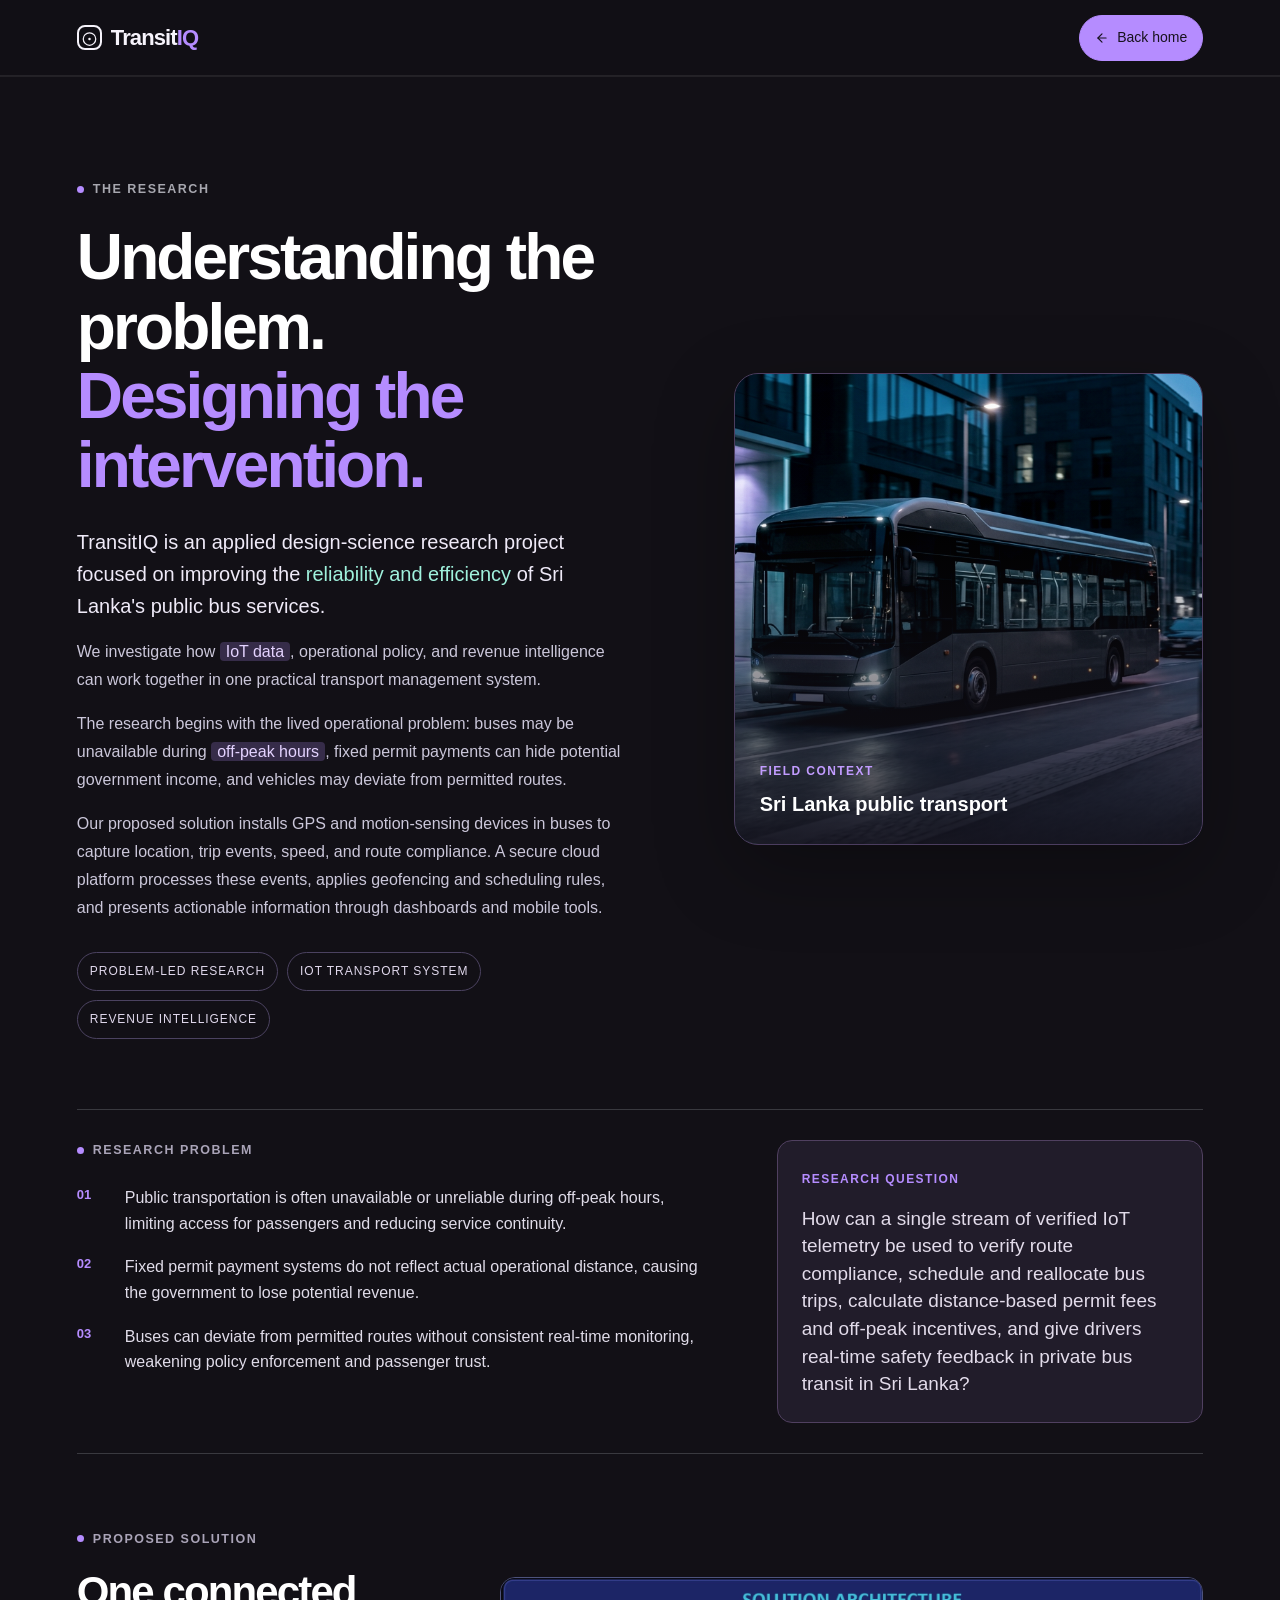
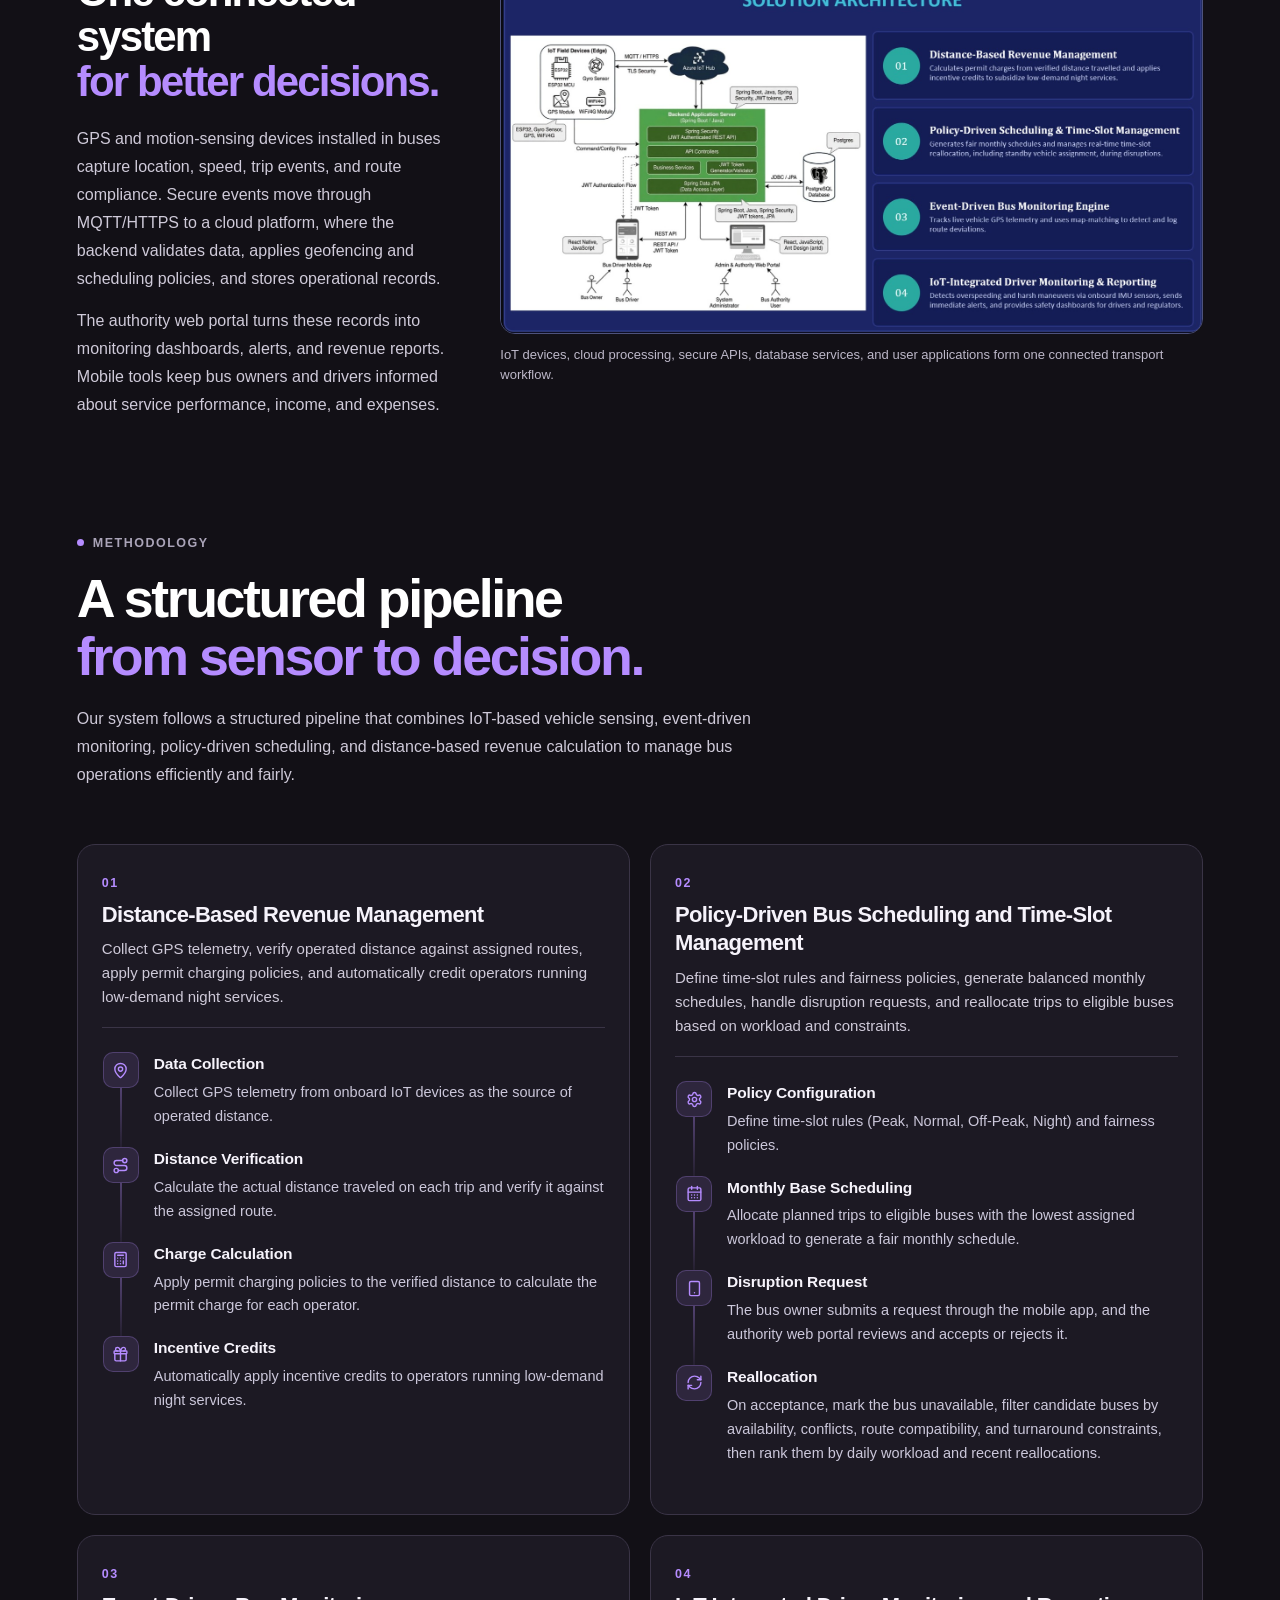
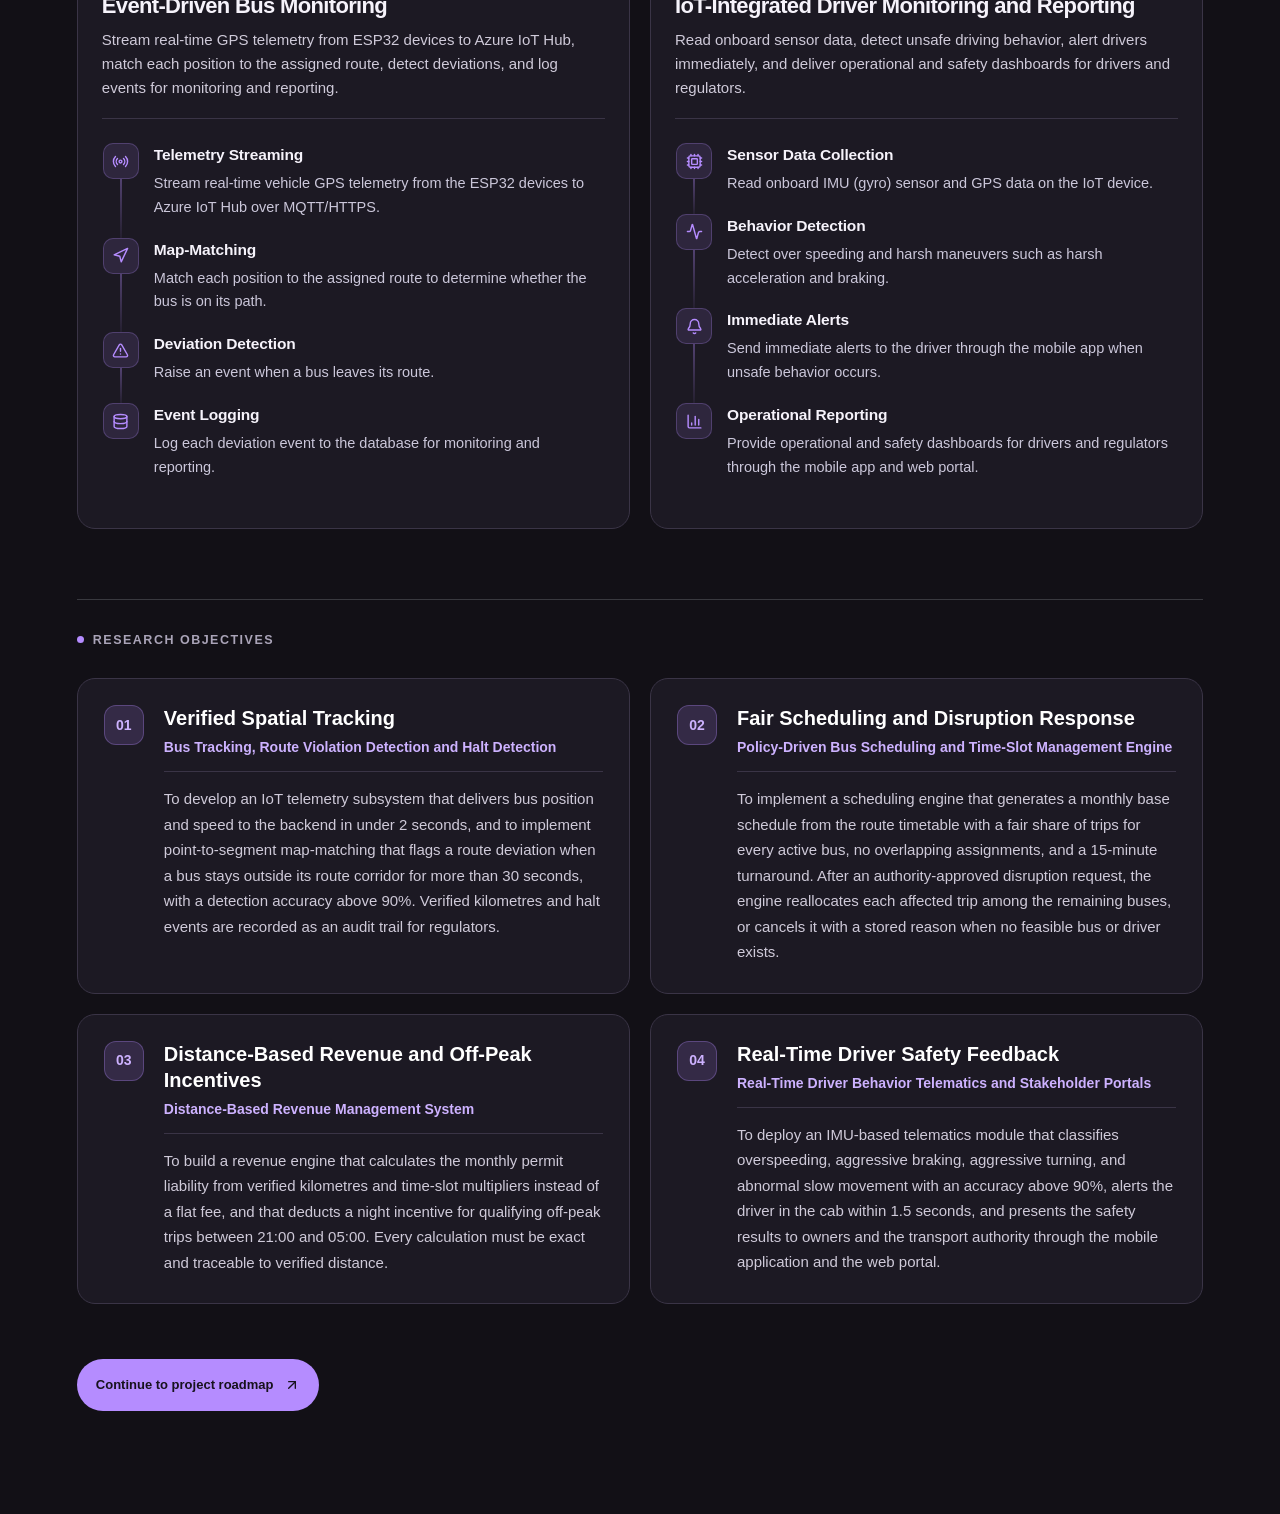
<file: pages/methodology.html>
<!DOCTYPE html>
<html lang="en">
<head>
  <meta charset="utf-8">
  <meta name="viewport" content="width=device-width, initial-scale=1">
  <title>TransitIQ | Smart Bus Research Portfolio</title>
  <meta name="description" content="IoT-enabled smart bus route monitoring and revenue management system research portfolio.">
  <meta name="color-scheme" content="light dark">
  <meta name="theme-color" content="white" media="(prefers-color-scheme: light)">
  <meta name="theme-color" content="black" media="(prefers-color-scheme: dark)">
  <link rel="icon" href="../assets/icons/icon-light-32x32.png" media="(prefers-color-scheme: light)">
  <link rel="icon" href="../assets/icons/icon-dark-32x32.png" media="(prefers-color-scheme: dark)">
  <link rel="icon" href="../assets/icons/icon.svg" type="image/svg+xml">
  <link rel="apple-touch-icon" href="../assets/icons/apple-icon.png">
  <link rel="stylesheet" href="../css/style.css">
  <noscript><style>.fade-in-section{opacity:1;transform:none}</style></noscript>
</head>
<body class="antialiased">
<main class="site-shell methodology-page">
    <header class="topbar">
      <a class="brand" href="../index.html">
        <span class="brand-mark"><svg xmlns="http://www.w3.org/2000/svg" width="24" height="24" viewBox="0 0 24 24" fill="none" stroke="currentColor" stroke-width="2" stroke-linecap="round" stroke-linejoin="round" class="lucide lucide-circle-dot" aria-hidden="true"><circle cx="12" cy="12" r="10"/><circle cx="12" cy="12" r="1"/></svg></span>
        <span>Transit<span class="brand-accent">IQ</span></span>
      </a>
      <a class="nav-cta" href="../index.html"><svg xmlns="http://www.w3.org/2000/svg" width="24" height="24" viewBox="0 0 24 24" fill="none" stroke="currentColor" stroke-width="2" stroke-linecap="round" stroke-linejoin="round" class="lucide lucide-arrow-left" aria-hidden="true"><path d="m12 19-7-7 7-7"/><path d="M19 12H5"/></svg> Back home</a>
    </header>
    <section id="research" class="dark-section section-pad methodology-hero">
      <div class="research-hero-grid">
        <div class="section-intro light">
          <div class="eyebrow"><span class="eyebrow-dot"></span> The research</div>
          <h1>Understanding the problem.<br><em>Designing the intervention.</em></h1>
          <div class="research-copy-grid">
            <p class="research-lead">TransitIQ is an applied design-science research project focused on improving the <strong>reliability and efficiency</strong> of Sri Lanka's public bus services.</p>
            <p>We investigate how <mark>IoT data</mark>, operational policy, and revenue intelligence can work together in one practical transport management system.</p>
            <p>The research begins with the lived operational problem: buses may be unavailable during <mark>off-peak hours</mark>, fixed permit payments can hide potential government income, and vehicles may deviate from permitted routes.</p>
            <p>Our proposed solution installs GPS and motion-sensing devices in buses to capture location, trip events, speed, and route compliance. A secure cloud platform processes these events, applies geofencing and scheduling rules, and presents actionable information through dashboards and mobile tools.</p>
          </div>
          <div class="research-hero-tags"><span>Problem-led research</span><span>IoT transport system</span><span>Revenue intelligence</span></div>
        </div>
        <figure class="research-hero-visual">
          <img src="../assets/images/smart-bus-hero.png" alt="Modern city bus representing the public transport system studied by TransitIQ.">
          <div class="research-visual-overlay"><span>Field context</span><strong>Sri Lanka public transport</strong></div>
        </figure>
      </div>

      <div class="methodology-objectives">
        <div>
          <div class="eyebrow light"><span class="eyebrow-dot"></span> Research problem</div>
          <div class="problem-list">
            <div><b>01</b><span>Public transportation is often unavailable or unreliable during off-peak hours, limiting access for passengers and reducing service continuity.</span></div>
            <div><b>02</b><span>Fixed permit payment systems do not reflect actual operational distance, causing the government to lose potential revenue.</span></div>
            <div><b>03</b><span>Buses can deviate from permitted routes without consistent real-time monitoring, weakening policy enforcement and passenger trust.</span></div>
          </div>
        </div>
        <div class="methodology-note"><span>Research question</span><p>How can a single stream of verified IoT telemetry be used to verify route compliance, schedule and reallocate bus trips, calculate distance-based permit fees and off-peak incentives, and give drivers real-time safety feedback in private bus transit in Sri Lanka?</p></div>
      </div>

      <div class="architecture-block">
        <div class="architecture-copy">
          <div class="eyebrow light"><span class="eyebrow-dot"></span> Proposed solution</div>
          <h2>One connected system<br><em>for better decisions.</em></h2>
          <p>GPS and motion-sensing devices installed in buses capture location, speed, trip events, and route compliance. Secure events move through MQTT/HTTPS to a cloud platform, where the backend validates data, applies geofencing and scheduling policies, and stores operational records.</p>
          <p>The authority web portal turns these records into monitoring dashboards, alerts, and revenue reports. Mobile tools keep bus owners and drivers informed about service performance, income, and expenses.</p>
        </div>
        <figure>
          <img src="../assets/images/system-architecture.jpeg" alt="System architecture showing IoT bus devices connected through Azure IoT Hub to a Spring backend and PostgreSQL database, with web and mobile clients.">
          <figcaption>IoT devices, cloud processing, secure APIs, database services, and user applications form one connected transport workflow.</figcaption>
        </figure>
      </div>

      <div class="methodology-pipeline-section fade-in-section">
        <div class="pipeline-header">
          <div class="eyebrow light"><span class="eyebrow-dot"></span> Methodology</div>
          <h2>A structured pipeline<br><em>from sensor to decision.</em></h2>
          <p class="pipeline-lead">Our system follows a structured pipeline that combines IoT-based vehicle sensing, event-driven monitoring, policy-driven scheduling, and distance-based revenue calculation to manage bus operations efficiently and fairly.</p>
        </div>
        <div class="pipeline-grid">
          <article class="pipeline-card fade-in-section">
            <div class="pipeline-card-header">
              <span class="pipeline-number">01</span>
              <h3>Distance-Based Revenue Management</h3>
              <p>Collect GPS telemetry, verify operated distance against assigned routes, apply permit charging policies, and automatically credit operators running low-demand night services.</p>
            </div>
            <div class="pipeline-steps">
              <div class="pipeline-step">
                <div class="step-connector">
                  <div class="step-icon-wrap"><svg xmlns="http://www.w3.org/2000/svg" width="24" height="24" viewBox="0 0 24 24" fill="none" stroke="currentColor" stroke-width="2" stroke-linecap="round" stroke-linejoin="round" class="lucide lucide-map-pin step-icon" aria-hidden="true"><path d="M20 10c0 4.993-5.539 10.193-7.399 11.799a1 1 0 0 1-1.202 0C9.539 20.193 4 14.993 4 10a8 8 0 0 1 16 0"/><circle cx="12" cy="10" r="3"/></svg></div>
                  <div class="step-line"></div>
                </div>
                <div class="step-content">
                  <strong>Data Collection</strong>
                  <p>Collect GPS telemetry from onboard IoT devices as the source of operated distance.</p>
                </div>
              </div>
              <div class="pipeline-step">
                <div class="step-connector">
                  <div class="step-icon-wrap"><svg xmlns="http://www.w3.org/2000/svg" width="24" height="24" viewBox="0 0 24 24" fill="none" stroke="currentColor" stroke-width="2" stroke-linecap="round" stroke-linejoin="round" class="lucide lucide-route step-icon" aria-hidden="true"><circle cx="6" cy="19" r="3"/><path d="M9 19h8.5a3.5 3.5 0 0 0 0-7h-11a3.5 3.5 0 0 1 0-7H15"/><circle cx="18" cy="5" r="3"/></svg></div>
                  <div class="step-line"></div>
                </div>
                <div class="step-content">
                  <strong>Distance Verification</strong>
                  <p>Calculate the actual distance traveled on each trip and verify it against the assigned route.</p>
                </div>
              </div>
              <div class="pipeline-step">
                <div class="step-connector">
                  <div class="step-icon-wrap"><svg xmlns="http://www.w3.org/2000/svg" width="24" height="24" viewBox="0 0 24 24" fill="none" stroke="currentColor" stroke-width="2" stroke-linecap="round" stroke-linejoin="round" class="lucide lucide-calculator step-icon" aria-hidden="true"><rect width="16" height="20" x="4" y="2" rx="2"/><line x1="8" x2="16" y1="6" y2="6"/><line x1="16" x2="16" y1="14" y2="18"/><path d="M16 10h.01"/><path d="M12 10h.01"/><path d="M8 10h.01"/><path d="M12 14h.01"/><path d="M8 14h.01"/><path d="M12 18h.01"/><path d="M8 18h.01"/></svg></div>
                  <div class="step-line"></div>
                </div>
                <div class="step-content">
                  <strong>Charge Calculation</strong>
                  <p>Apply permit charging policies to the verified distance to calculate the permit charge for each operator.</p>
                </div>
              </div>
              <div class="pipeline-step">
                <div class="step-connector">
                  <div class="step-icon-wrap"><svg xmlns="http://www.w3.org/2000/svg" width="24" height="24" viewBox="0 0 24 24" fill="none" stroke="currentColor" stroke-width="2" stroke-linecap="round" stroke-linejoin="round" class="lucide lucide-gift step-icon" aria-hidden="true"><path d="M12 7v14"/><path d="M20 11v8a2 2 0 0 1-2 2H6a2 2 0 0 1-2-2v-8"/><path d="M7.5 7a1 1 0 0 1 0-5A4.8 8 0 0 1 12 7a4.8 8 0 0 1 4.5-5 1 1 0 0 1 0 5"/><rect x="3" y="7" width="18" height="4" rx="1"/></svg></div>
                </div>
                <div class="step-content">
                  <strong>Incentive Credits</strong>
                  <p>Automatically apply incentive credits to operators running low-demand night services.</p>
                </div>
              </div>
            </div>
          </article>
          <article class="pipeline-card fade-in-section">
            <div class="pipeline-card-header">
              <span class="pipeline-number">02</span>
              <h3>Policy-Driven Bus Scheduling and Time-Slot Management</h3>
              <p>Define time-slot rules and fairness policies, generate balanced monthly schedules, handle disruption requests, and reallocate trips to eligible buses based on workload and constraints.</p>
            </div>
            <div class="pipeline-steps">
              <div class="pipeline-step">
                <div class="step-connector">
                  <div class="step-icon-wrap"><svg xmlns="http://www.w3.org/2000/svg" width="24" height="24" viewBox="0 0 24 24" fill="none" stroke="currentColor" stroke-width="2" stroke-linecap="round" stroke-linejoin="round" class="lucide lucide-settings step-icon" aria-hidden="true"><path d="M9.671 4.136a2.34 2.34 0 0 1 4.659 0 2.34 2.34 0 0 0 3.319 1.915 2.34 2.34 0 0 1 2.33 4.033 2.34 2.34 0 0 0 0 3.831 2.34 2.34 0 0 1-2.33 4.033 2.34 2.34 0 0 0-3.319 1.915 2.34 2.34 0 0 1-4.659 0 2.34 2.34 0 0 0-3.32-1.915 2.34 2.34 0 0 1-2.33-4.033 2.34 2.34 0 0 0 0-3.831A2.34 2.34 0 0 1 6.35 6.051a2.34 2.34 0 0 0 3.319-1.915"/><circle cx="12" cy="12" r="3"/></svg></div>
                  <div class="step-line"></div>
                </div>
                <div class="step-content">
                  <strong>Policy Configuration</strong>
                  <p>Define time-slot rules (Peak, Normal, Off-Peak, Night) and fairness policies.</p>
                </div>
              </div>
              <div class="pipeline-step">
                <div class="step-connector">
                  <div class="step-icon-wrap"><svg xmlns="http://www.w3.org/2000/svg" width="24" height="24" viewBox="0 0 24 24" fill="none" stroke="currentColor" stroke-width="2" stroke-linecap="round" stroke-linejoin="round" class="lucide lucide-calendar-days step-icon" aria-hidden="true"><path d="M8 2v4"/><path d="M16 2v4"/><rect width="18" height="18" x="3" y="4" rx="2"/><path d="M3 10h18"/><path d="M8 14h.01"/><path d="M12 14h.01"/><path d="M16 14h.01"/><path d="M8 18h.01"/><path d="M12 18h.01"/><path d="M16 18h.01"/></svg></div>
                  <div class="step-line"></div>
                </div>
                <div class="step-content">
                  <strong>Monthly Base Scheduling</strong>
                  <p>Allocate planned trips to eligible buses with the lowest assigned workload to generate a fair monthly schedule.</p>
                </div>
              </div>
              <div class="pipeline-step">
                <div class="step-connector">
                  <div class="step-icon-wrap"><svg xmlns="http://www.w3.org/2000/svg" width="24" height="24" viewBox="0 0 24 24" fill="none" stroke="currentColor" stroke-width="2" stroke-linecap="round" stroke-linejoin="round" class="lucide lucide-smartphone step-icon" aria-hidden="true"><rect width="14" height="20" x="5" y="2" rx="2" ry="2"/><path d="M12 18h.01"/></svg></div>
                  <div class="step-line"></div>
                </div>
                <div class="step-content">
                  <strong>Disruption Request</strong>
                  <p>The bus owner submits a request through the mobile app, and the authority web portal reviews and accepts or rejects it.</p>
                </div>
              </div>
              <div class="pipeline-step">
                <div class="step-connector">
                  <div class="step-icon-wrap"><svg xmlns="http://www.w3.org/2000/svg" width="24" height="24" viewBox="0 0 24 24" fill="none" stroke="currentColor" stroke-width="2" stroke-linecap="round" stroke-linejoin="round" class="lucide lucide-refresh-cw step-icon" aria-hidden="true"><path d="M3 12a9 9 0 0 1 9-9 9.75 9.75 0 0 1 6.74 2.74L21 8"/><path d="M21 3v5h-5"/><path d="M21 12a9 9 0 0 1-9 9 9.75 9.75 0 0 1-6.74-2.74L3 16"/><path d="M8 16H3v5"/></svg></div>
                </div>
                <div class="step-content">
                  <strong>Reallocation</strong>
                  <p>On acceptance, mark the bus unavailable, filter candidate buses by availability, conflicts, route compatibility, and turnaround constraints, then rank them by daily workload and recent reallocations.</p>
                </div>
              </div>
            </div>
          </article>
          <article class="pipeline-card fade-in-section">
            <div class="pipeline-card-header">
              <span class="pipeline-number">03</span>
              <h3>Event-Driven Bus Monitoring</h3>
              <p>Stream real-time GPS telemetry from ESP32 devices to Azure IoT Hub, match each position to the assigned route, detect deviations, and log events for monitoring and reporting.</p>
            </div>
            <div class="pipeline-steps">
              <div class="pipeline-step">
                <div class="step-connector">
                  <div class="step-icon-wrap"><svg xmlns="http://www.w3.org/2000/svg" width="24" height="24" viewBox="0 0 24 24" fill="none" stroke="currentColor" stroke-width="2" stroke-linecap="round" stroke-linejoin="round" class="lucide lucide-radio step-icon" aria-hidden="true"><path d="M16.247 7.761a6 6 0 0 1 0 8.478"/><path d="M19.075 4.933a10 10 0 0 1 0 14.134"/><path d="M4.925 19.067a10 10 0 0 1 0-14.134"/><path d="M7.753 16.239a6 6 0 0 1 0-8.478"/><circle cx="12" cy="12" r="2"/></svg></div>
                  <div class="step-line"></div>
                </div>
                <div class="step-content">
                  <strong>Telemetry Streaming</strong>
                  <p>Stream real-time vehicle GPS telemetry from the ESP32 devices to Azure IoT Hub over MQTT/HTTPS.</p>
                </div>
              </div>
              <div class="pipeline-step">
                <div class="step-connector">
                  <div class="step-icon-wrap"><svg xmlns="http://www.w3.org/2000/svg" width="24" height="24" viewBox="0 0 24 24" fill="none" stroke="currentColor" stroke-width="2" stroke-linecap="round" stroke-linejoin="round" class="lucide lucide-navigation step-icon" aria-hidden="true"><polygon points="3 11 22 2 13 21 11 13 3 11"/></svg></div>
                  <div class="step-line"></div>
                </div>
                <div class="step-content">
                  <strong>Map-Matching</strong>
                  <p>Match each position to the assigned route to determine whether the bus is on its path.</p>
                </div>
              </div>
              <div class="pipeline-step">
                <div class="step-connector">
                  <div class="step-icon-wrap"><svg xmlns="http://www.w3.org/2000/svg" width="24" height="24" viewBox="0 0 24 24" fill="none" stroke="currentColor" stroke-width="2" stroke-linecap="round" stroke-linejoin="round" class="lucide lucide-triangle-alert step-icon" aria-hidden="true"><path d="m21.73 18-8-14a2 2 0 0 0-3.48 0l-8 14A2 2 0 0 0 4 21h16a2 2 0 0 0 1.73-3"/><path d="M12 9v4"/><path d="M12 17h.01"/></svg></div>
                  <div class="step-line"></div>
                </div>
                <div class="step-content">
                  <strong>Deviation Detection</strong>
                  <p>Raise an event when a bus leaves its route.</p>
                </div>
              </div>
              <div class="pipeline-step">
                <div class="step-connector">
                  <div class="step-icon-wrap"><svg xmlns="http://www.w3.org/2000/svg" width="24" height="24" viewBox="0 0 24 24" fill="none" stroke="currentColor" stroke-width="2" stroke-linecap="round" stroke-linejoin="round" class="lucide lucide-database step-icon" aria-hidden="true"><ellipse cx="12" cy="5" rx="9" ry="3"/><path d="M3 5V19A9 3 0 0 0 21 19V5"/><path d="M3 12A9 3 0 0 0 21 12"/></svg></div>
                </div>
                <div class="step-content">
                  <strong>Event Logging</strong>
                  <p>Log each deviation event to the database for monitoring and reporting.</p>
                </div>
              </div>
            </div>
          </article>
          <article class="pipeline-card fade-in-section">
            <div class="pipeline-card-header">
              <span class="pipeline-number">04</span>
              <h3>IoT-Integrated Driver Monitoring and Reporting</h3>
              <p>Read onboard sensor data, detect unsafe driving behavior, alert drivers immediately, and deliver operational and safety dashboards for drivers and regulators.</p>
            </div>
            <div class="pipeline-steps">
              <div class="pipeline-step">
                <div class="step-connector">
                  <div class="step-icon-wrap"><svg xmlns="http://www.w3.org/2000/svg" width="24" height="24" viewBox="0 0 24 24" fill="none" stroke="currentColor" stroke-width="2" stroke-linecap="round" stroke-linejoin="round" class="lucide lucide-cpu step-icon" aria-hidden="true"><path d="M12 20v2"/><path d="M12 2v2"/><path d="M17 20v2"/><path d="M17 2v2"/><path d="M2 12h2"/><path d="M2 17h2"/><path d="M2 7h2"/><path d="M20 12h2"/><path d="M20 17h2"/><path d="M20 7h2"/><path d="M7 20v2"/><path d="M7 2v2"/><rect x="4" y="4" width="16" height="16" rx="2"/><rect x="8" y="8" width="8" height="8" rx="1"/></svg></div>
                  <div class="step-line"></div>
                </div>
                <div class="step-content">
                  <strong>Sensor Data Collection</strong>
                  <p>Read onboard IMU (gyro) sensor and GPS data on the IoT device.</p>
                </div>
              </div>
              <div class="pipeline-step">
                <div class="step-connector">
                  <div class="step-icon-wrap"><svg xmlns="http://www.w3.org/2000/svg" width="24" height="24" viewBox="0 0 24 24" fill="none" stroke="currentColor" stroke-width="2" stroke-linecap="round" stroke-linejoin="round" class="lucide lucide-activity step-icon" aria-hidden="true"><path d="M22 12h-2.48a2 2 0 0 0-1.93 1.46l-2.35 8.36a.25.25 0 0 1-.48 0L9.24 2.18a.25.25 0 0 0-.48 0l-2.35 8.36A2 2 0 0 1 4.49 12H2"/></svg></div>
                  <div class="step-line"></div>
                </div>
                <div class="step-content">
                  <strong>Behavior Detection</strong>
                  <p>Detect over speeding and harsh maneuvers such as harsh acceleration and braking.</p>
                </div>
              </div>
              <div class="pipeline-step">
                <div class="step-connector">
                  <div class="step-icon-wrap"><svg xmlns="http://www.w3.org/2000/svg" width="24" height="24" viewBox="0 0 24 24" fill="none" stroke="currentColor" stroke-width="2" stroke-linecap="round" stroke-linejoin="round" class="lucide lucide-bell step-icon" aria-hidden="true"><path d="M10.268 21a2 2 0 0 0 3.464 0"/><path d="M3.262 15.326A1 1 0 0 0 4 17h16a1 1 0 0 0 .74-1.673C19.41 13.956 18 12.499 18 8A6 6 0 0 0 6 8c0 4.499-1.411 5.956-2.738 7.326"/></svg></div>
                  <div class="step-line"></div>
                </div>
                <div class="step-content">
                  <strong>Immediate Alerts</strong>
                  <p>Send immediate alerts to the driver through the mobile app when unsafe behavior occurs.</p>
                </div>
              </div>
              <div class="pipeline-step">
                <div class="step-connector">
                  <div class="step-icon-wrap"><svg xmlns="http://www.w3.org/2000/svg" width="24" height="24" viewBox="0 0 24 24" fill="none" stroke="currentColor" stroke-width="2" stroke-linecap="round" stroke-linejoin="round" class="lucide lucide-chart-column step-icon" aria-hidden="true"><path d="M3 3v16a2 2 0 0 0 2 2h16"/><path d="M18 17V9"/><path d="M13 17V5"/><path d="M8 17v-3"/></svg></div>
                </div>
                <div class="step-content">
                  <strong>Operational Reporting</strong>
                  <p>Provide operational and safety dashboards for drivers and regulators through the mobile app and web portal.</p>
                </div>
              </div>
            </div>
          </article>
        </div>
      </div>

      <div class="objectives-full">
        <div class="eyebrow light"><span class="eyebrow-dot"></span> Research objectives</div>
        <div class="objective-cards">
            <article class="objective-card">
              <span class="objective-num">01</span>
              <div class="objective-body">
                <h3>Verified Spatial Tracking</h3>
                <p class="objective-sub">Bus Tracking, Route Violation Detection and Halt Detection</p>
                <p class="objective-text">To develop an IoT telemetry subsystem that delivers bus position and speed to the backend in under 2 seconds, and to implement point-to-segment map-matching that flags a route deviation when a bus stays outside its route corridor for more than 30 seconds, with a detection accuracy above 90%. Verified kilometres and halt events are recorded as an audit trail for regulators.</p>
              </div>
            </article>
            <article class="objective-card">
              <span class="objective-num">02</span>
              <div class="objective-body">
                <h3>Fair Scheduling and Disruption Response</h3>
                <p class="objective-sub">Policy-Driven Bus Scheduling and Time-Slot Management Engine</p>
                <p class="objective-text">To implement a scheduling engine that generates a monthly base schedule from the route timetable with a fair share of trips for every active bus, no overlapping assignments, and a 15-minute turnaround. After an authority-approved disruption request, the engine reallocates each affected trip among the remaining buses, or cancels it with a stored reason when no feasible bus or driver exists.</p>
              </div>
            </article>
            <article class="objective-card">
              <span class="objective-num">03</span>
              <div class="objective-body">
                <h3>Distance-Based Revenue and Off-Peak Incentives</h3>
                <p class="objective-sub">Distance-Based Revenue Management System</p>
                <p class="objective-text">To build a revenue engine that calculates the monthly permit liability from verified kilometres and time-slot multipliers instead of a flat fee, and that deducts a night incentive for qualifying off-peak trips between 21:00 and 05:00. Every calculation must be exact and traceable to verified distance.</p>
              </div>
            </article>
            <article class="objective-card">
              <span class="objective-num">04</span>
              <div class="objective-body">
                <h3>Real-Time Driver Safety Feedback</h3>
                <p class="objective-sub">Real-Time Driver Behavior Telematics and Stakeholder Portals</p>
                <p class="objective-text">To deploy an IMU-based telematics module that classifies overspeeding, aggressive braking, aggressive turning, and abnormal slow movement with an accuracy above 90%, alerts the driver in the cab within 1.5 seconds, and presents the safety results to owners and the transport authority through the mobile application and the web portal.</p>
              </div>
            </article>
          </div>
      </div>

      <a class="button button-light methodology-link" href="../index.html#milestones">Continue to project roadmap <svg xmlns="http://www.w3.org/2000/svg" width="24" height="24" viewBox="0 0 24 24" fill="none" stroke="currentColor" stroke-width="2" stroke-linecap="round" stroke-linejoin="round" class="lucide lucide-arrow-up-right" aria-hidden="true"><path d="M7 7h10v10"/><path d="M7 17 17 7"/></svg></a>
    </section>
  </main>
  <script src="../js/script.js" defer></script>
</body>
</html>
</file>
<file: css/style.css>
/* TransitIQ – static stylesheet.
   1) Tailwind v4 preflight reset (what the original Next.js build applied)
   2) Original site styles (from app/globals.css, unchanged)
   3) Small additions for the no-React version */
@layer base {
  *,
  :after,
  :before,
  ::backdrop {
    box-sizing: border-box;
    border: 0 solid;
    margin: 0;
    padding: 0;
  }
  ::file-selector-button {
    box-sizing: border-box;
    border: 0 solid;
    margin: 0;
    padding: 0;
  }
  html,
  :host {
    -webkit-text-size-adjust: 100%;
    tab-size: 4;
    line-height: 1.5;
    font-family: var(
      --default-font-family,
      -apple-system,
      BlinkMacSystemFont,
      "Segoe UI",
      Roboto,
      "Helvetica Neue",
      "Noto Sans",
      Arial,
      sans-serif,
      "Apple Color Emoji",
      "Segoe UI Emoji",
      "Segoe UI Symbol",
      "Noto Color Emoji"
    );
    font-feature-settings: var(--default-font-feature-settings, normal);
    font-variation-settings: var(--default-font-variation-settings, normal);
    -webkit-tap-highlight-color: transparent;
  }
  hr {
    height: 0;
    color: inherit;
    border-top-width: 1px;
  }
  abbr:where([title]) {
    -webkit-text-decoration: underline dotted;
    text-decoration: underline dotted;
  }
  h1,
  h2,
  h3,
  h4,
  h5,
  h6 {
    font-size: inherit;
    font-weight: inherit;
  }
  a {
    color: inherit;
    -webkit-text-decoration: inherit;
    -webkit-text-decoration: inherit;
    -webkit-text-decoration: inherit;
    -webkit-text-decoration: inherit;
    text-decoration: inherit;
  }
  b,
  strong {
    font-weight: bolder;
  }
  code,
  kbd,
  samp,
  pre {
    font-family: var(
      --default-mono-font-family,
      ui-monospace,
      SFMono-Regular,
      Menlo,
      Monaco,
      Consolas,
      "Liberation Mono",
      "Courier New",
      monospace
    );
    font-feature-settings: var(--default-mono-font-feature-settings, normal);
    font-variation-settings: var(
      --default-mono-font-variation-settings,
      normal
    );
    font-size: 1em;
  }
  small {
    font-size: 80%;
  }
  sub,
  sup {
    vertical-align: baseline;
    font-size: 75%;
    line-height: 0;
    position: relative;
  }
  sub {
    bottom: -0.25em;
  }
  sup {
    top: -0.5em;
  }
  table {
    text-indent: 0;
    border-color: inherit;
    border-collapse: collapse;
  }
  :-moz-focusring:where(:not(iframe)) {
    outline: auto;
  }
  progress {
    vertical-align: baseline;
  }
  summary {
    display: list-item;
  }
  ol,
  ul,
  menu {
    list-style: none;
  }
  img,
  svg,
  video,
  canvas,
  audio,
  iframe,
  embed,
  object {
    vertical-align: middle;
    display: block;
  }
  img,
  video {
    max-width: 100%;
    height: auto;
  }
  button,
  input,
  select,
  optgroup,
  textarea {
    font: inherit;
    font-feature-settings: inherit;
    font-variation-settings: inherit;
    letter-spacing: inherit;
    color: inherit;
    opacity: 1;
    background-color: #0000;
    border-radius: 0;
  }
  ::file-selector-button {
    font: inherit;
    font-feature-settings: inherit;
    font-variation-settings: inherit;
    letter-spacing: inherit;
    color: inherit;
    opacity: 1;
    background-color: #0000;
    border-radius: 0;
  }
  :where(select:is([multiple], [size])) optgroup {
    font-weight: bolder;
  }
  :where(select:is([multiple], [size])) optgroup option {
    padding-inline-start: 20px;
  }
  ::file-selector-button {
    margin-inline-end: 4px;
  }
  ::placeholder {
    opacity: 1;
  }
  @supports (not ((-webkit-appearance: -apple-pay-button))) or
    (contain-intrinsic-size: 1px) {
    ::placeholder {
      color: currentColor;
    }
    @supports (color: color-mix(in lab, red, red)) {
      ::placeholder {
        color: color-mix(in oklab, currentcolor 50%, transparent);
      }
    }
  }
  textarea {
    resize: vertical;
  }
  ::-webkit-search-decoration {
    -webkit-appearance: none;
  }
  ::-webkit-date-and-time-value {
    min-height: 1lh;
    text-align: inherit;
  }
  ::-webkit-datetime-edit {
    display: inline-flex;
  }
  ::-webkit-datetime-edit-fields-wrapper {
    padding: 0;
  }
  ::-webkit-datetime-edit {
    padding-block: 0;
  }
  ::-webkit-datetime-edit-year-field {
    padding-block: 0;
  }
  ::-webkit-datetime-edit-month-field {
    padding-block: 0;
  }
  ::-webkit-datetime-edit-day-field {
    padding-block: 0;
  }
  ::-webkit-datetime-edit-hour-field {
    padding-block: 0;
  }
  ::-webkit-datetime-edit-minute-field {
    padding-block: 0;
  }
  ::-webkit-datetime-edit-second-field {
    padding-block: 0;
  }
  ::-webkit-datetime-edit-millisecond-field {
    padding-block: 0;
  }
  ::-webkit-datetime-edit-meridiem-field {
    padding-block: 0;
  }
  ::-webkit-calendar-picker-indicator {
    line-height: 1;
  }
  :-moz-ui-invalid {
    box-shadow: none;
  }
  button,
  input:where([type="button"], [type="reset"], [type="submit"]) {
    appearance: button;
  }
  ::file-selector-button {
    appearance: button;
  }
  ::-webkit-inner-spin-button {
    height: auto;
  }
  ::-webkit-outer-spin-button {
    height: auto;
  }
  [hidden]:where(:not([hidden="until-found"])) {
    display: none !important;
  }
}

:root {
  --ink: #f4f1fa;
  --muted: #aaa5b4;
  --line: #302b3a;
  --purple: #b58cff;
  --soft: #211d29;
  --blue: #73c7df;
  color-scheme: dark;
}
* {
  box-sizing: border-box;
}
html {
  scroll-behavior: smooth;
}
body {
  margin: 0;
  background: #121016;
  color: var(--ink);
  font-family: Arial, Helvetica, sans-serif;
}
button,
input,
textarea {
  font: inherit;
}
button {
  cursor: pointer;
}
a {
  color: inherit;
  text-decoration: none;
}
.site-shell {
  overflow-x: clip;
  padding-top: 76px;
}
.topbar {
  position: fixed;
  top: 0;
  left: 0;
  right: 0;
  width: 100%;
  z-index: 20;
  display: flex;
  align-items: center;
  justify-content: space-between;
  height: 76px;
  padding: 0 clamp(16px, 3vw, 44px);
  border-bottom: 1px solid rgba(255, 255, 255, 0.08);
  background: rgba(18, 16, 22, 0.9);
  backdrop-filter: blur(16px);
}
.brand {
  display: flex;
  align-items: center;
  gap: 9px;
  border: 0;
  background: none;
  color: var(--ink);
  font-weight: 800;
  font-size: 22px;
  letter-spacing: -0.04em;
}
.brand-mark {
  display: grid;
  place-items: center;
  width: 25px;
  height: 25px;
  border: 2px solid var(--ink);
  border-radius: 8px;
}
.brand-mark svg {
  width: 15px;
}
.brand-accent {
  color: var(--purple);
}
.nav-links {
  display: flex;
  align-items: center;
  gap: 20px;
  flex-shrink: 1;
}
.nav-links button,
.nav-links a {
  border: 0;
  background: none;
  color: #b9b3c2;
  font-size: 14px;
  text-decoration: none;
  text-transform: capitalize;
}
.nav-links button:hover {
  color: var(--purple);
}
.nav-cta {
  display: flex;
  align-items: center;
  gap: 5px;
  border: 1px solid var(--purple);
  border-radius: 99px;
  padding: 10px 15px;
  background: var(--purple);
  color: #17121d;
  font-size: 14px;
}
.nav-cta svg,
.text-button svg {
  width: 14px;
}
.menu-toggle {
  display: none;
  border: 0;
  background: none;
  color: var(--ink);
}
.section-pad {
  padding: 120px clamp(20px, 8vw, 128px);
  border-top: 1px solid rgba(255, 255, 255, 0.04);
}
.hero {
  min-height: 650px;
  display: grid;
  grid-template-columns: minmax(0, 1fr) minmax(0, 1fr);
  justify-content: center;
  align-items: center;
  gap: 50px;
  background-image:
    linear-gradient(rgba(180, 140, 255, 0.07) 1px, transparent 1px),
    linear-gradient(90deg, rgba(180, 140, 255, 0.07) 1px, transparent 1px);
  background-size: 44px 44px;
}
.eyebrow {
  display: flex;
  align-items: center;
  gap: 9px;
  color: #72727c;
  font-size: 11px;
  font-weight: 700;
  letter-spacing: 0.13em;
  text-transform: uppercase;
}
.eyebrow-dot {
  display: inline-block;
  width: 7px;
  height: 7px;
  border-radius: 50%;
  background: var(--purple);
}
.hero h1 {
  margin: 24px 0 20px;
  font-size: clamp(48px, 6vw, 84px);
  line-height: 0.98;
  letter-spacing: -0.075em;
  font-weight: 800;
}
.hero h1 em,
.section-heading h2 em,
.section-intro h2 em,
.tech-strip h2 em,
.contact-copy h2 em {
  color: var(--purple);
  font-style: normal;
}
.hero-lede {
  max-width: 530px;
  color: #b1abbc;
  font-size: 16px;
  line-height: 1.65;
}
.hero-image-wrap {
  position: relative;
  min-height: 390px;
  overflow: hidden;
  border: 1px solid #4b3d5f;
  border-radius: 28px;
  background: #211c2a;
  box-shadow: 0 25px 80px rgba(0, 0, 0, 0.28);
}
.hero-image-wrap::after {
  content: "";
  position: absolute;
  inset: 0;
  background: linear-gradient(180deg, transparent 45%, rgba(18, 16, 22, 0.9));
  pointer-events: none;
}
.hero-image-wrap img {
  width: 100%;
  height: 100%;
  min-height: 390px;
  object-fit: cover;
  display: block;
  filter: saturate(0.82) contrast(1.05);
}
.hero-image-caption {
  position: absolute;
  z-index: 1;
  left: 24px;
  right: 24px;
  bottom: 22px;
  display: flex;
  justify-content: space-between;
  gap: 16px;
  color: #eee8f6;
  font-size: 11px;
  text-transform: uppercase;
  letter-spacing: 0.08em;
}
.hero-actions {
  display: flex;
  align-items: center;
  gap: 24px;
  margin-top: 30px;
}
.button {
  display: inline-flex;
  align-items: center;
  justify-content: center;
  gap: 11px;
  padding: 14px 19px;
  border: 0;
  border-radius: 99px;
  font-size: 13px;
  font-weight: 700;
}
.button svg {
  width: 16px;
}
.button-dark {
  background: var(--purple);
  color: #17121d;
}
.button-light {
  background: var(--purple);
  color: #17121d;
}
.text-button {
  display: flex;
  gap: 7px;
  align-items: center;
  border: 0;
  background: none;
  font-size: 13px;
  font-weight: 700;
}
.hero-meta {
  display: flex;
  gap: 23px;
  margin-top: 76px;
  color: #8a8a92;
  font-size: 11px;
}
.hero-meta span {
  display: flex;
  align-items: center;
  gap: 7px;
}
.hero-meta svg {
  width: 14px;
  color: var(--purple);
}
.hero-visual {
  position: relative;
  height: 390px;
  border-radius: 28px;
  background:
    radial-gradient(circle at 50% 40%, #34234f, transparent 42%),
    linear-gradient(135deg, #24202d, #17151b);
  border: 1px solid var(--line);
  box-shadow: 0 25px 80px rgba(0, 0, 0, 0.28);
}
.route-card {
  position: absolute;
  left: 14%;
  top: 25%;
  width: 72%;
  padding: 22px;
  border: 1px solid #4b3d5f;
  border-radius: 20px;
  background: rgba(27, 23, 34, 0.88);
  box-shadow: 0 13px 35px rgba(0, 0, 0, 0.25);
}
.route-label {
  color: #88818f;
  font-size: 9px;
  font-weight: 800;
  letter-spacing: 0.14em;
}
.route-line {
  display: flex;
  align-items: center;
  margin: 31px 0 20px;
}
.route-stop {
  width: 15px;
  height: 15px;
  border: 4px solid var(--purple);
  border-radius: 50%;
  background: #211c2a;
}
.route-stop-end {
  border-color: var(--blue);
}
.route-path {
  height: 3px;
  flex: 1;
  background: linear-gradient(90deg, var(--purple), var(--blue));
}
.route-stats {
  display: flex;
  justify-content: space-between;
  color: #9999a0;
  font-size: 10px;
}
.route-stats strong {
  display: block;
  margin-bottom: 3px;
  color: var(--ink);
  font-size: 17px;
}
.signal {
  position: absolute;
  padding: 10px 13px;
  border: 1px solid #4b3d5f;
  border-radius: 10px;
  background: #211c2a;
  color: #b9aec8;
  font-size: 10px;
  box-shadow: 0 8px 20px #0004;
}
.signal span {
  color: #76cc78;
}
.signal strong {
  color: #61b574;
}
.signal-one {
  top: 13%;
  left: 8%;
}
.signal-two {
  right: 7%;
  bottom: 17%;
}
.bus-orb {
  position: absolute;
  bottom: 8%;
  left: 44%;
  display: grid;
  place-items: center;
  width: 72px;
  height: 72px;
  border: 6px solid #fff;
  border-radius: 50%;
  background: var(--ink);
  color: #fff;
  box-shadow: 0 8px 20px #2223;
  font-size: 9px;
}
.bus-orb b {
  color: var(--blue);
  font-size: 18px;
  margin-top: -20px;
}
.dark-section {
  color: #fff;
}
.section-intro {
  max-width: 100%;
}
.section-intro mark {
  padding: 2px 6px;
  color: #d3b7ff;
  background: rgba(181, 140, 255, 0.15);
  border-radius: 4px;
  font-weight: 500;
}
.section-intro p,
.contact-copy p {
  color: #a6a6b0;
  line-height: 1.65;
}
.section-intro h2,
.section-heading h2,
.tech-strip h2,
.contact-copy h2 {
  margin: 18px 0;
  font-size: clamp(40px, 5vw, 66px);
  line-height: 0.98;
  letter-spacing: -0.065em;
}
.light .eyebrow,
.contact-copy .eyebrow {
  color: #a7a7af;
}
.idea-grid {
  display: grid;
  grid-template-columns: repeat(4, 1fr);
  gap: 1px;
  margin-top: 75px;
  border-top: 1px solid #39393f;
}
.idea-card {
  min-height: 190px;
  padding: 25px 22px 20px 0;
  border-right: 1px solid #39393f;
}
.idea-card:not(:first-child) {
  padding-left: 22px;
}
.idea-card span {
  color: var(--purple);
  font-size: 11px;
}
.idea-card h3 {
  margin: 26px 0 10px;
  font-size: 22px;
  letter-spacing: -0.04em;
}
.idea-card p {
  margin: 0;
  color: #9a9aa3;
  font-size: 13px;
  line-height: 1.6;
}
.research-hero-grid {
  display: grid;
  grid-template-columns: minmax(0, 0.9fr) minmax(360px, 0.72fr);
  gap: 70px;
  align-items: center;
}
.research-hero-grid .section-intro {
  max-width: none;
}
.research-hero-grid h1 {
  margin: 24px 0 26px;
  font-size: clamp(52px, 6vw, 88px);
  line-height: 0.94;
  letter-spacing: -0.075em;
}
.research-hero-grid h1 em {
  color: var(--purple);
  font-style: normal;
}
.research-copy-grid {
  display: grid;
  grid-template-columns: repeat(2, minmax(0, 1fr));
  gap: 18px 30px;
  max-width: 100%;
}
.research-copy-grid p {
  margin: 0;
  max-width: none;
  color: #aeb2c7;
  font-size: 15px;
  line-height: 1.7;
  text-align: justify;
}
.research-copy-grid .research-lead {
  grid-column: 1 / -1;
  color: #e7e1f1;
  font-size: 18px;
  line-height: 1.55;
}
.research-copy-grid strong {
  color: #9ff1dc;
  font-weight: 500;
}
.research-copy-grid mark {
  padding: 1px 5px;
  color: #d3b7ff;
  background: #302347;
  border-radius: 4px;
}
.research-hero-grid > .section-intro > p {
  max-width: 650px;
  color: #aeb2c7;
  font-size: 16px;
  line-height: 1.7;
}
.research-hero-tags {
  display: flex;
  flex-wrap: wrap;
  gap: 9px;
  margin-top: 30px;
}
.research-hero-tags span {
  padding: 9px 12px;
  border: 1px solid #4b4260;
  border-radius: 999px;
  color: #d2c9e0;
  font-size: 10px;
  text-transform: uppercase;
  letter-spacing: 0.08em;
}
.research-hero-visual {
  position: relative;
  min-height: 470px;
  margin: 0;
  overflow: hidden;
  border: 1px solid #4b3d5f;
  border-radius: 24px;
  background: #211c2a;
  box-shadow: 0 25px 80px rgba(0, 0, 0, 0.28);
}
.research-hero-visual::after {
  content: "";
  position: absolute;
  inset: 0;
  background: linear-gradient(
    180deg,
    rgba(20, 18, 28, 0.02) 30%,
    rgba(20, 18, 28, 0.9)
  );
}
.research-hero-visual img {
  width: 100%;
  height: 100%;
  min-height: 470px;
  display: block;
  object-fit: cover;
  filter: saturate(0.76) contrast(1.08);
}
.research-visual-overlay {
  position: absolute;
  z-index: 1;
  left: 25px;
  right: 25px;
  bottom: 24px;
  display: grid;
  gap: 7px;
}
.research-visual-overlay span {
  color: #c29cff;
  font-size: 10px;
  font-weight: 700;
  letter-spacing: 0.12em;
  text-transform: uppercase;
}
.research-visual-overlay strong {
  color: #fff;
  font-size: 18px;
}
.methodology-objectives {
  display: grid;
  grid-template-columns: 1.2fr 0.8fr;
  gap: 60px;
  margin-top: 70px;
  padding: 30px 0;
  border-top: 1px solid #39393f;
  border-bottom: 1px solid #39393f;
}
.objective-list {
  display: grid;
  gap: 18px;
  margin-top: 25px;
}
.objective-list > div {
  display: grid;
  grid-template-columns: 34px 1fr;
  gap: 14px;
  align-items: start;
  color: #d1ccd8;
  font-size: 14px;
  line-height: 1.55;
}
.objective-list b {
  color: var(--purple);
  font-size: 11px;
}
.methodology-note {
  align-self: end;
  padding: 24px;
  border: 1px solid #504060;
  border-radius: 15px;
  background: #211c2a;
}
.methodology-note span {
  color: var(--purple);
  font-size: 10px;
  font-weight: 700;
  text-transform: uppercase;
  letter-spacing: 0.12em;
}
.methodology-note p {
  margin: 14px 0 0;
  color: #e2dbea;
  font-size: 17px;
  line-height: 1.45;
}
.problem-list {
  display: grid;
  gap: 18px;
  margin-top: 25px;
}
.problem-list > div {
  display: grid;
  grid-template-columns: 34px 1fr;
  gap: 14px;
  color: #d1ccd8;
  font-size: 14px;
  line-height: 1.55;
}
.problem-list b {
  color: var(--purple);
  font-size: 11px;
}
.objectives-full {
  max-width: 760px;
  margin-top: 70px;
  padding-top: 30px;
  border-top: 1px solid #39393f;
}
.objectives-full .objective-list {
  grid-template-columns: 1fr 1fr;
}
.methodology-page .topbar .nav-cta {
  display: flex;
  align-items: center;
  gap: 8px;
}
.methodology-page h1 {
  font-size: clamp(48px, 7vw, 88px);
  line-height: 0.95;
  letter-spacing: -0.07em;
}
.methodology-page .architecture-copy h2 {
  margin: 20px 0;
  font-size: 42px;
  line-height: 1;
  letter-spacing: -0.05em;
}
.methodology-page .architecture-copy h2 em {
  color: var(--purple);
  font-style: normal;
}
.methodology-link {
  margin-top: 55px;
  display: inline-flex;
}
.system-view-grid {
  display: grid;
  grid-template-columns: 1.35fr 0.65fr;
  gap: 40px;
  align-items: center;
  margin-top: 50px;
}
.system-view-grid img {
  width: 100%;
  border: 1px solid #4d527c;
  border-radius: 15px;
  background: #20295f;
}
.system-view-points {
  display: grid;
  gap: 18px;
}
.system-view-points > div {
  display: grid;
  grid-template-columns: 36px 1fr;
  gap: 14px;
  padding: 19px;
  border: 1px solid #3f426b;
  border-radius: 14px;
  color: #bfc5e7;
  line-height: 1.5;
}
.system-view-points b {
  color: #42c2bb;
  font-size: 12px;
}
.system-view-points strong {
  display: block;
  color: #fff;
  margin-bottom: 4px;
}
.architecture-block {
  display: grid;
  grid-template-columns: 0.7fr 1.3fr;
  gap: 45px;
  align-items: center;
  margin-top: 75px;
}
.architecture-copy h3 {
  margin: 20px 0;
  font-size: 38px;
  line-height: 1;
  letter-spacing: -0.05em;
}
.architecture-copy h3 em {
  color: var(--purple);
  font-style: normal;
}
.architecture-copy p {
  color: #a6a6b0;
  line-height: 1.65;
  font-size: 14px;
}
.architecture-block figure {
  margin: 0;
}
.architecture-block img {
  width: 100%;
  display: block;
  border: 1px solid #4d527c;
  border-radius: 15px;
  background: #20295f;
}
.architecture-block figcaption {
  margin-top: 11px;
  color: #9a9aa3;
  font-size: 11px;
  line-height: 1.5;
}
.section-heading {
  display: flex;
  justify-content: space-between;
  align-items: end;
  gap: 40px;
}
.section-heading > p {
  max-width: 330px;
  color: var(--muted);
  font-size: 14px;
  line-height: 1.65;
}
.timeline {
  position: relative;
  max-width: 900px;
  margin: 65px auto 0;
}
.timeline:before {
  content: "";
  position: absolute;
  left: 61px;
  top: 14px;
  bottom: 15px;
  width: 1px;
  background: var(--line);
}
.timeline-item {
  position: relative;
  display: grid;
  grid-template-columns: 125px 1fr;
  align-items: center;
  min-height: 63px;
}
.timeline-marker {
  position: relative;
  z-index: 1;
  display: grid;
  place-items: center;
  width: 28px;
  height: 28px;
  margin-left: 48px;
  border: 1px solid #d7d7dc;
  border-radius: 50%;
  background: #fff;
  color: #a0a0a7;
  font-size: 10px;
}
.complete .timeline-marker {
  border-color: var(--purple);
  background: var(--purple);
  color: #fff;
}
.active .timeline-marker {
  border: 5px solid #efe4ff;
  background: var(--purple);
  color: #fff;
}
.timeline-content {
  display: flex;
  align-items: center;
  justify-content: space-between;
  padding: 17px 0;
  border-bottom: 1px solid var(--line);
}
.timeline-content span {
  color: #95959e;
  font-size: 11px;
}
.timeline-content h3 {
  margin: 0;
  font-size: 15px;
  font-weight: 600;
}
.resources-section {
}
.resource-layout {
  display: grid;
  grid-template-columns: 1fr 1fr;
  gap: 70px;
  margin-top: 60px;
}
.resource-label {
  display: flex;
  justify-content: space-between;
  margin: 0 0 15px;
  font-size: 13px;
  text-transform: uppercase;
  letter-spacing: 0.1em;
}
.resource-label span {
  color: var(--purple);
}
.resource-list {
  border-top: 1px solid #403947;
}
.resource-group {
  border-bottom: 1px solid #403947;
}
.resource-group summary {
  list-style: none;
  cursor: pointer;
}
.resource-group summary::-webkit-details-marker {
  display: none;
}
.resource-group summary svg:last-child {
  transition: transform 0.2s;
}
.resource-group[open] summary svg:last-child {
  transform: rotate(180deg);
}
.resource-sublist {
  padding-left: 38px;
  background: #17141b;
}
.resource-sublist .resource-row {
  border-top: 1px solid #302b3a;
}
.resource-row {
  display: grid;
  grid-template-columns: 38px 1fr auto 20px;
  align-items: center;
  gap: 13px;
  padding: 17px 0;
  border-bottom: 1px solid #dddde1;
}
.resource-icon {
  display: grid;
  place-items: center;
  width: 34px;
  height: 34px;
  border-radius: 9px;
  background: #ebe4f8;
  color: #9363d8;
}
.resource-icon.presentation {
  background: #ddf1f6;
  color: #50aec5;
}
.resource-icon svg {
  width: 16px;
}
.resource-row strong,
.resource-row small {
  display: block;
}
.resource-row strong {
  font-size: 13px;
}
.resource-row small {
  margin-top: 4px;
  color: var(--muted);
  font-size: 11px;
}
.resource-row b {
  color: #9999a1;
  font-size: 9px;
  font-weight: 600;
}
.resource-row > svg {
  width: 15px;
  color: #9999a1;
}
.tech-strip {
}
.tech-strip h2 {
  margin-bottom: 45px;
}
.tech-tags {
  display: flex;
  flex-wrap: wrap;
  gap: 10px;
  max-width: 800px;
}
.tech-tags span {
  display: flex;
  align-items: center;
  gap: 11px;
  padding: 15px 18px;
  border: 1px solid #604c7d;
  border-radius: 99px;
  color: #e2d7f0;
  font-size: 14px;
  background: #302241;
}
.tech-tags img {
  width: 24px;
  height: 24px;
  filter: invert(1);
  opacity: 0.9;
}
.about-section {
}
.team-grid {
  display: grid;
  grid-template-columns: repeat(4, 1fr);
  gap: 15px;
  margin-top: 70px;
  padding-top: 45px;
  border-top: 1px solid var(--line);
}
.person-card {
  padding: 17px;
  border: 1px solid var(--line);
  border-radius: 18px;
  background: #1b1821;
  transition:
    transform 0.3s,
    box-shadow 0.3s,
    border-color 0.3s,
    background 0.3s;
}
.person-card:hover {
  transform: translateY(-6px);
  box-shadow: 0 15px 35px rgba(0, 0, 0, 0.5);
  border-color: var(--purple);
  background: #211c2a;
}
.avatar {
  display: grid;
  place-items: center;
  width: 100%;
  aspect-ratio: 1.1;
  border-radius: 13px;
  background: linear-gradient(135deg, #d9c4f7, #8762c2);
  color: #fff;
  font-size: 24px;
  font-weight: 800;
  letter-spacing: -0.06em;
}
.photo-avatar {
  object-fit: cover;
  filter: saturate(0.85);
}
.person-card:nth-child(2) .avatar {
  background: linear-gradient(135deg, #bce9f1, #428fa6);
}
.person-card:nth-child(3) .avatar {
  background: linear-gradient(135deg, #f5d9bd, #bd805d);
}
.person-card:nth-child(4) .avatar {
  background: linear-gradient(135deg, #c8e6cb, #5b9b66);
}
.person-info > span {
  display: block;
  margin-top: 16px;
  color: var(--purple);
  font-size: 10px;
  font-weight: 700;
}
.person-info h3 {
  margin: 7px 0 6px;
  font-size: 15px;
}
.person-info p {
  min-height: 34px;
  margin: 0;
  color: var(--muted);
  font-size: 11px;
  line-height: 1.4;
}
.person-info a,
.contact-links a {
  display: flex;
  align-items: center;
  gap: 6px;
  margin-top: 17px;
  color: #6b4a9a;
  font-size: 11px;
  font-weight: 700;
}
.person-info a svg,
.contact-links a svg {
  width: 14px;
}
.person-info a svg:last-child {
  margin-left: auto;
}
.supervisor-row {
  display: flex;
  flex-direction: column;
  gap: 20px;
  margin-top: 55px;
}
.supervisor-heading {
  display: flex;
  align-items: center;
  gap: 9px;
  color: var(--muted);
  font-size: 11px;
}
.supervisor-grid {
  display: grid;
  grid-template-columns: repeat(2, minmax(0, 250px));
  justify-content: center;
  gap: 15px;
}
.supervisor {
  height: 100%;
}
.supervisor .avatar {
  aspect-ratio: 1.1;
}
.supervisor .person-info {
  min-height: 174px;
}
.avatar.small.purple {
  background: var(--purple);
}
.supervisor span {
  display: grid;
  gap: 3px;
}
.supervisor strong {
  font-size: 12px;
}
.supervisor small {
  color: var(--muted);
  font-size: 10px;
}
.supervisor a {
  color: #86868d;
}
.supervisor a svg {
  width: 15px;
}
.contact-section {
  display: grid;
  grid-template-columns: 1fr 1fr;
  gap: 90px;
  color: #fff;
}
.contact-copy p {
  max-width: 450px;
}
.contact-links {
  display: flex;
  gap: 25px;
  flex-wrap: wrap;
}
.contact-links a {
  color: #d1b9fb;
}
.contact-form {
  display: flex;
  flex-direction: column;
  gap: 18px;
}
.contact-form label {
  display: grid;
  gap: 8px;
  color: #9999a3;
  font-size: 11px;
}
.contact-form input,
.contact-form textarea {
  resize: vertical;
  width: 100%;
  padding: 12px 0;
  border: 0;
  border-bottom: 1px solid #46464e;
  outline: 0;
  background: transparent;
  color: #fff;
  font-size: 14px;
}
.contact-form input:focus,
.contact-form textarea:focus {
  border-color: var(--purple);
}
.contact-form input::placeholder,
.contact-form textarea::placeholder {
  color: #666670;
}
.contact-form .button {
  align-self: flex-start;
  margin-top: 8px;
}
.footer {
  display: flex;
  align-items: center;
  justify-content: space-between;
  gap: 20px;
  padding: 24px clamp(20px, 8vw, 128px);
  background: #0c0a0f;
  color: #85858e;
  font-size: 10px;
}
.footer div {
  display: flex;
  gap: 15px;
}
.footer svg {
  width: 15px;
}
@media (max-width: 850px) {
  .nav-links {
    display: none;
    position: absolute;
    top: 76px;
    left: 0;
    right: 0;
    flex-direction: column;
    align-items: flex-start;
    gap: 0;
    padding: 10px 20px 20px;
    background: #1b1821;
    border-bottom: 1px solid var(--line);
  }
  .nav-links.is-open {
    display: flex;
  }
  .nav-links button {
    width: 100%;
    padding: 14px 0;
    text-align: left;
  }
  .menu-toggle {
    display: block;
    margin-left: auto;
    margin-right: 12px;
  }
  .menu-toggle svg {
    width: 20px;
  }
  .nav-cta {
    display: none;
  }
  .hero {
    grid-template-columns: 1fr;
    padding-top: 80px;
  }
  .hero-visual {
    height: 300px;
  }
  .idea-grid {
    grid-template-columns: 1fr 1fr;
  }
  .resource-layout,
  .contact-section,
  .research-hero-grid,
  .methodology-objectives,
  .architecture-block,
  .system-view-grid {
    grid-template-columns: 1fr;
    gap: 55px;
  }
  .research-hero-visual {
    min-height: 360px;
  }
  .research-hero-visual img {
    min-height: 360px;
  }
  .research-copy-grid {
    grid-template-columns: 1fr;
  }
  .research-copy-grid .research-lead {
    grid-column: auto;
  }
  .team-grid {
    grid-template-columns: 1fr 1fr;
  }
  .supervisor-row {
    align-items: flex-start;
    flex-wrap: wrap;
    gap: 22px;
  }
  .supervisor-heading {
    flex-basis: 100%;
  }
  .supervisor-grid {
    width: 100%;
    grid-template-columns: repeat(2, minmax(0, 250px));
  }
  .section-heading {
    display: block;
  }
  .section-heading > p {
    margin-top: 24px;
  }
  .footer {
    flex-wrap: wrap;
  }
}
@media (max-width: 520px) {
  .section-pad {
    padding: 80px 20px;
  }
  .hero h1 {
    font-size: 53px;
  }
  .hero-meta {
    margin-top: 45px;
    flex-direction: column;
    gap: 8px;
  }
  .idea-grid {
    grid-template-columns: 1fr;
    margin-top: 45px;
  }
  .idea-card,
  .idea-card:not(:first-child) {
    min-height: auto;
    padding: 20px 0;
    border-right: 0;
    border-bottom: 1px solid #39393f;
  }
  .timeline-item {
    grid-template-columns: 74px 1fr;
  }
  .timeline:before {
    left: 35px;
  }
  .timeline-marker {
    margin-left: 22px;
  }
  .timeline-content {
    display: block;
  }
  .timeline-content h3 {
    margin-top: 7px;
  }
  .resource-row {
    grid-template-columns: 34px 1fr 18px;
  }
  .resource-sublist {
    padding-left: 20px;
  }
  .resource-row b {
    display: none;
  }
  .team-grid {
    grid-template-columns: 1fr;
  }
  .supervisor-row {
    flex-direction: column;
  }
  .supervisor-grid {
    grid-template-columns: 1fr;
  }
  .contact-links {
    flex-direction: column;
    gap: 0;
  }
  .footer {
    flex-direction: column;
    align-items: flex-start;
  }
}

@keyframes slideUpFade {
  0% {
    opacity: 0;
    transform: translateY(30px);
  }
  100% {
    opacity: 1;
    transform: translateY(0);
  }
}
.hero h1 {
  animation: slideUpFade 0.8s cubic-bezier(0.16, 1, 0.3, 1) forwards;
}
.hero-lede {
  animation: slideUpFade 0.8s cubic-bezier(0.16, 1, 0.3, 1) forwards;
  animation-delay: 0.1s;
  opacity: 0;
}
.hero-actions {
  animation: slideUpFade 0.8s cubic-bezier(0.16, 1, 0.3, 1) forwards;
  animation-delay: 0.2s;
  opacity: 0;
}
.hero-visual {
  animation: slideUpFade 1s cubic-bezier(0.16, 1, 0.3, 1) forwards;
  animation-delay: 0.3s;
  opacity: 0;
}

.fade-in-section {
  opacity: 0;
  transform: translateY(30px);
  transition:
    opacity 0.8s cubic-bezier(0.16, 1, 0.3, 1),
    transform 0.8s cubic-bezier(0.16, 1, 0.3, 1);
  will-change: opacity, transform;
}
.fade-in-section.fade-in-visible {
  opacity: 1;
  transform: none;
}
.footer {
  border-top: 1px solid rgba(255, 255, 255, 0.05);
  margin-top: 20px;
}

/* ── Methodology Pipeline Section ── */
.methodology-pipeline-section {
  margin-top: 80px;
  padding-top: 20px;
  border-top: none;
  scroll-margin-top: 90px;
}
.pipeline-header {
  max-width: 800px;
}
.pipeline-header h2 {
  margin: 18px 0;
  font-size: clamp(40px, 5vw, 66px);
  line-height: 0.98;
  letter-spacing: -0.065em;
}
.pipeline-header h2 em {
  color: var(--purple);
  font-style: normal;
}
.pipeline-lead {
  color: #a6a6b0;
  font-size: 15px;
  line-height: 1.7;
  max-width: 720px;
}

.pipeline-grid {
  display: grid;
  grid-template-columns: repeat(2, 1fr);
  gap: 20px;
  margin-top: 55px;
}

.pipeline-card {
  padding: 28px 24px 30px;
  border: 1px solid var(--line);
  border-radius: 18px;
  background: #1b1821;
  transition:
    transform 0.3s,
    box-shadow 0.3s,
    border-color 0.3s,
    background 0.3s;
}
.pipeline-card:hover {
  transform: translateY(-6px);
  box-shadow: 0 15px 35px rgba(0, 0, 0, 0.5);
  border-color: var(--purple);
  background: #211c2a;
}

.pipeline-card-header {
  margin-bottom: 24px;
  padding-bottom: 18px;
  border-bottom: 1px solid var(--line);
}
.pipeline-number {
  display: block;
  margin-bottom: 8px;
  color: var(--purple);
  font-size: 11px;
  font-weight: 800;
  letter-spacing: 0.12em;
  text-transform: uppercase;
}
.pipeline-card-header h3 {
  margin: 0 0 8px;
  font-size: 20px;
  font-weight: 700;
  letter-spacing: -0.03em;
  color: var(--ink);
  line-height: 1.3;
}
.pipeline-card-header p {
  margin: 0;
  color: var(--muted);
  font-size: 13px;
  line-height: 1.6;
}

.pipeline-steps {
  display: flex;
  flex-direction: column;
  gap: 0;
}

.pipeline-step {
  display: grid;
  grid-template-columns: 36px 1fr;
  gap: 14px;
}

.step-connector {
  display: flex;
  flex-direction: column;
  align-items: center;
}

.step-icon-wrap {
  display: grid;
  place-items: center;
  width: 34px;
  height: 34px;
  border-radius: 10px;
  background: rgba(181, 140, 255, 0.12);
  border: 1px solid rgba(181, 140, 255, 0.25);
  flex-shrink: 0;
}
.step-icon {
  width: 15px;
  height: 15px;
  color: var(--purple);
}

.step-line {
  width: 2px;
  flex: 1;
  min-height: 16px;
  background: linear-gradient(
    180deg,
    rgba(181, 140, 255, 0.35) 0%,
    rgba(181, 140, 255, 0.06) 100%
  );
}

.step-content {
  padding-bottom: 18px;
}
.step-content strong {
  display: block;
  margin-bottom: 4px;
  color: var(--ink);
  font-size: 14px;
  font-weight: 700;
  letter-spacing: -0.01em;
}
.step-content p {
  margin: 0;
  color: #a6a6b0;
  font-size: 13px;
  line-height: 1.6;
}

/* Pipeline responsive */
@media (max-width: 850px) {
  .pipeline-grid {
    grid-template-columns: 1fr;
  }
}
@media (max-width: 520px) {
  .pipeline-card {
    padding: 20px 16px 24px;
  }
  .pipeline-card-header h3 {
    font-size: 18px;
  }
}

/* ── Static-site additions (replace React/JS-driven behaviour) ── */
body {
  -webkit-font-smoothing: antialiased;
  -moz-osx-font-smoothing: grayscale;
}
.nav-links a:hover {
  color: var(--purple);
}
.menu-toggle .icon-close {
  display: none;
}
.menu-toggle.is-open .icon-close {
  display: block;
}
.menu-toggle.is-open .icon-menu {
  display: none;
}
@media (max-width: 850px) {
  .nav-links a {
    width: 100%;
    padding: 14px 0;
    text-align: left;
  }
}

/* ═══════════════════════════════════════════════════════════════
   UI refinement layer — presentation only (no content changes)
   ═══════════════════════════════════════════════════════════════ */
:root {
  --ink: #f6f3fb;
  --muted: #bdb8c9;
  --soft-text: #cfcad9;
  --line: #3a3446;
  --band: #16131b;
  --card: #1c1923;
  --card-hover: #231f2c;
  --purple-text: #cdb2ff;
  --content-max: 1200px;
}
body { font-size: 16px; line-height: 1.6; }

/* consistent page gutters + max content width on large screens */
.topbar,
.section-pad,
.footer {
  padding-inline: max(clamp(20px, 6vw, 128px), calc((100% - var(--content-max)) / 2));
}
.section-pad { padding-block: clamp(64px, 8vw, 104px); border-top-color: rgba(255, 255, 255, 0.07); }
.hero { min-height: 0; padding-block: clamp(56px, 7vw, 96px); }

/* alternating section bands for rhythm */
#system-view, #resources, #about { background: var(--band); }

/* focus + interaction states */
a:focus-visible, button:focus-visible, summary:focus-visible, input:focus-visible, textarea:focus-visible {
  outline: 2px solid var(--purple); outline-offset: 3px; border-radius: 6px;
}
.button, .nav-cta { min-height: 44px; transition: filter .2s, transform .2s; }
.button:hover, .nav-cta:hover { filter: brightness(1.1); }
.text-button, .contact-links a, .person-info a, .footer a { transition: color .2s, opacity .2s; }
.text-button:hover { color: var(--purple-text); }

/* ── Typography ── */
.eyebrow { font-size: 12.5px; color: #aaa4b8; letter-spacing: .12em; }
.hero h1 { font-size: clamp(44px, 5.6vw, 80px); line-height: 1.03; letter-spacing: -.05em; }
.section-intro h2, .section-heading h2, .tech-strip h2, .contact-copy h2, .pipeline-header h2,
.research-hero-grid h1, .methodology-page h1, .methodology-page .architecture-copy h2 {
  font-weight: 700; line-height: 1.08; letter-spacing: -.045em;
}
.section-intro h2, .section-heading h2, .tech-strip h2, .contact-copy h2, .pipeline-header h2 { font-size: clamp(32px, 4.2vw, 56px); margin: 16px 0 20px; }
.research-hero-grid h1, .methodology-page h1 { font-size: clamp(38px, 5vw, 68px); }
.methodology-page .architecture-copy h2 { font-size: clamp(30px, 3.4vw, 42px); }
.hero-lede { font-size: 18px; line-height: 1.7; color: var(--soft-text); max-width: 560px; }
.hero-meta { margin-top: 44px; font-size: 13px; color: #b3aebf; }
.hero-meta svg { width: 16px; }
.hero-image-caption { font-size: 12px; }
.section-heading > p, .section-intro p, .contact-copy p, .pipeline-lead, .architecture-copy p {
  color: var(--soft-text); font-size: 16px; line-height: 1.75;
}
.section-heading > p { max-width: 380px; }

/* research copy: left-aligned, comfortable measure (no justified rivers) */
.research-copy-grid { gap: 22px 40px; margin-top: 8px; }
.research-copy-grid p { text-align: left; color: #cbc7da; font-size: 16px; line-height: 1.75; hyphens: auto; }
.research-copy-grid .research-lead { font-size: 20px; line-height: 1.6; color: #efeaf8; }
.research-hero-grid > .section-intro > p { font-size: 17px; }
.research-hero-tags span { font-size: 12px; color: #e0d8ec; }
.research-visual-overlay span { font-size: 12px; }
.research-visual-overlay strong { font-size: 20px; }
.section-intro mark, .research-copy-grid mark { color: #e4d3ff; background: rgba(181, 140, 255, .22); padding: 1px 6px; }

/* objectives / problems */
.objective-list > div, .problem-list > div { font-size: 16px; line-height: 1.6; color: #e0dce9; }
.objective-list b, .problem-list b { font-size: 13px; }
.methodology-note span { font-size: 12px; }
.methodology-note p { font-size: 19px; }

/* pipeline cards */
.pipeline-card { background: var(--card); }
.pipeline-card-header h3 { font-size: 22px; }
.pipeline-card-header p { font-size: 15px; color: var(--soft-text); }
.pipeline-number { font-size: 12.5px; }
.step-content strong { font-size: 15.5px; }
.step-content p { font-size: 14.5px; color: #cbc7da; line-height: 1.65; }
.step-icon { width: 17px; height: 17px; }
.step-icon-wrap { width: 36px; height: 36px; }
.pipeline-step { grid-template-columns: 38px 1fr; }

/* system view */
.system-view-points > div { font-size: 15.5px; color: #d6d9ef; background: rgba(255, 255, 255, .02); }
.system-view-points b { font-size: 13px; }
.system-view-points strong { font-size: 17px; }
.architecture-block figcaption { font-size: 13px; color: var(--muted); }

/* timeline: date and title read together, left-aligned */
.timeline { max-width: 820px; }
.timeline-content { justify-content: flex-start; gap: 24px; }
.timeline-content span { flex: 0 0 150px; font-size: 14px; color: var(--muted); }
.timeline-content h3 { font-size: 17px; font-weight: 600; }
.timeline-marker { font-size: 12px; }
.active .timeline-marker { border: 4px solid rgba(181, 140, 255, .35); }
.timeline-item { min-height: 66px; }

/* resources: dark-theme rows (removes leftover light borders/pastel icons) */
.resource-label { font-size: 14px; color: var(--ink); }
.resource-list { border-top-color: var(--line); }
.resource-row { border-bottom: 1px solid var(--line); grid-template-columns: 40px 1fr auto 20px; padding: 16px 8px; transition: background .2s; }
a.resource-row:hover, .resource-group summary:hover { background: rgba(181, 140, 255, .08); }
.resource-icon { width: 38px; height: 38px; background: rgba(181, 140, 255, .16); color: var(--purple-text); border: 1px solid rgba(181, 140, 255, .28); }
.resource-icon.presentation { background: rgba(115, 199, 223, .14); color: #8fd8ee; border-color: rgba(115, 199, 223, .3); }
.resource-icon svg { width: 18px; }
.resource-row strong { font-size: 15px; }
.resource-row small { font-size: 13px; color: var(--muted); line-height: 1.45; }
.resource-row b { font-size: 11.5px; color: #d8d2e4; padding: 3px 9px; border: 1px solid var(--line); border-radius: 99px; background: rgba(255, 255, 255, .04); white-space: nowrap; }
.resource-row > svg { width: 17px; color: #cfc9da; }
.resource-group { border-bottom-color: var(--line); }
.resource-sublist { background: #131017; padding-left: 28px; }
.resource-sublist .resource-row { border-top: 1px solid var(--line); border-bottom: 0; }

/* compact checklist items */
.resource-list > .resource-group:first-child .resource-sublist {
  padding-left: 14px;
}
.resource-list > .resource-group:first-child .resource-sublist .resource-row {
  grid-template-columns: 1fr auto 16px;
  gap: 10px;
  padding: 9px 10px;
}
.resource-list > .resource-group:first-child .resource-sublist .resource-row strong {
  font-size: 13px;
}
.resource-list > .resource-group:first-child .resource-sublist .resource-row small {
  margin-top: 2px;
  font-size: 11px;
}
.resource-list > .resource-group:first-child .resource-sublist .resource-row b {
  padding: 4px 8px;
  color: var(--purple-text);
  border-color: rgba(181, 140, 255, .35);
  background: rgba(181, 140, 255, .12);
  font-size: 9px;
  letter-spacing: .04em;
}
.resource-list > .resource-group:first-child .resource-sublist .resource-row > span:last-child {
  color: #cfc9da;
  font-size: 14px;
}

/* technology pills: true brand colours, no inversion */
.tech-tags img { filter: none; opacity: 1; }
.tech-tags span { font-size: 15px; color: #efe8f8; }

/* people */
.person-card { background: var(--card); }
.person-card:hover { background: var(--card-hover); }
.photo-avatar { object-position: center 20%; }
.person-info > span { font-size: 12px; letter-spacing: .04em; color: var(--purple-text); }
.person-info h3 { font-size: 17px; font-weight: 700; margin: 8px 0 6px; line-height: 1.3; }
.person-info p { font-size: 13.5px; color: var(--muted); line-height: 1.45; min-height: 0; }
.person-info a, .contact-links a { font-size: 13px; color: var(--purple-text); overflow-wrap: anywhere; line-height: 1.4; }
.person-info a:hover, .contact-links a:hover { color: #fff; }
.person-info a svg { flex-shrink: 0; width: 16px; }
.person-info a svg:only-child { margin-left: 0; }  /* mail icon sits beside its text */
.supervisor a { color: var(--purple-text); }
.supervisor-heading { font-size: 13px; color: var(--soft-text); }
.supervisor .person-info { min-height: 0; }
.supervisor-grid { grid-template-columns: repeat(2, minmax(0, 280px)); }
.team-grid { margin-top: 56px; }

/* contact form */
.contact-copy h2 { color: #fff; }
.contact-links a { font-size: 15px; }
.contact-form { gap: 20px; }
.contact-form label { font-size: 13.5px; color: #cfc9da; gap: 8px; font-weight: 600; }
.contact-form input, .contact-form textarea {
  font-size: 16px; padding: 13px 15px; border: 1px solid #483f57; border-radius: 10px; background: rgba(255, 255, 255, .04); font-weight: 400;
}
.contact-form input:focus, .contact-form textarea:focus { border-color: var(--purple); background: rgba(181, 140, 255, .07); }
.contact-form input::placeholder, .contact-form textarea::placeholder { color: #8f899c; }

/* footer */
.footer { font-size: 13px; color: #b3aebf; padding-block: 28px; }
.footer svg { width: 18px; }
.footer a:hover { color: #fff; }

/* nav */
.nav-links a { font-size: 14.5px; color: #cfc9da; }
.nav-links a[aria-current="true"] { color: var(--purple-text); }
.nav-links a:hover { color: var(--purple-text); }

/* ── Responsive ── */
@media (max-width: 850px) {
  .nav-links a { font-size: 16px; padding: 15px 0; }
  .timeline-content span { flex-basis: 130px; }
  .supervisor-grid { grid-template-columns: repeat(2, minmax(0, 1fr)); }
  .section-heading > p { max-width: 560px; }
  .methodology-objectives { margin-top: 48px; }
}
@media (max-width: 520px) {
  body { font-size: 16px; }
  .hero h1 { font-size: 44px; }
  .hero-lede { font-size: 17px; }
  .research-copy-grid .research-lead { font-size: 18px; }
  .timeline-item { grid-template-columns: 74px 1fr; }
  .timeline-content { display: block; padding: 14px 0; }
  .timeline-content span { display: block; font-size: 13.5px; }
  .timeline-content h3 { margin-top: 4px; font-size: 16px; }
  /* keep the "PDF" / "04 PDF" badges visible on phones */
  .resource-row { grid-template-columns: 38px 1fr auto 18px; gap: 10px; padding: 14px 4px; }
  .resource-row b { display: inline-block; font-size: 11px; padding: 2px 7px; }
  .resource-sublist { padding-left: 12px; }
  .supervisor-grid { grid-template-columns: 1fr; }
  .contact-section { gap: 40px; }
  .contact-form .button { align-self: stretch; }
  .footer { gap: 12px; }
}

/* respect reduced-motion preferences */
@media (prefers-reduced-motion: reduce) {
  html { scroll-behavior: auto; }
  .hero h1, .hero-lede, .hero-actions, .hero-visual { animation: none; opacity: 1; }
  .fade-in-section { opacity: 1; transform: none; transition: none; }
  .person-card, .pipeline-card { transition: none; }
}

/* performance + layout polish */
.fade-in-section { will-change: auto; }
.tech-tags { max-width: none; }

/* audit fixes: minimum 12px badges, readable active-step number */
.resource-row b, .resource-row b { font-size: 12px; }
@media (max-width: 520px) { .resource-row b { font-size: 12px; } }
.active .timeline-marker { color: #17121d; font-weight: 700; }

/* methodology page: single readable text column + paragraph spacing */
.research-hero-grid .research-copy-grid { grid-template-columns: minmax(0, 1fr); gap: 16px; max-width: 62ch; }
.research-hero-grid .research-copy-grid .research-lead { grid-column: auto; }
.architecture-copy p { margin: 0 0 14px; }

/* ── Detailed research objectives (cards) ── */
.objective-cards {
  display: grid;
  grid-template-columns: repeat(2, minmax(0, 1fr));
  gap: 20px;
  margin-top: 28px;
}
.objective-card {
  display: grid;
  grid-template-columns: 44px minmax(0, 1fr);
  gap: 16px;
  padding: 26px 26px 28px;
  border: 1px solid var(--line);
  border-radius: 18px;
  background: var(--card);
}
.objective-num {
  display: grid;
  place-items: center;
  width: 40px;
  height: 40px;
  border-radius: 12px;
  background: rgba(181, 140, 255, 0.16);
  border: 1px solid rgba(181, 140, 255, 0.3);
  color: var(--purple-text);
  font-size: 14px;
  font-weight: 700;
}
.objective-body h3 { font-size: 20px; line-height: 1.3; font-weight: 700; color: #fff; }
.objective-sub { margin-top: 6px; font-size: 14px; line-height: 1.45; font-weight: 700; color: var(--purple-text); }
.objective-text {
  margin-top: 14px;
  padding-top: 14px;
  border-top: 1px solid var(--line);
  font-size: 15px;
  line-height: 1.7;
  color: var(--soft-text);
}
/* home: objectives full width, research question as a wide card beneath */
.objectives-detailed { grid-template-columns: minmax(0, 1fr); gap: 36px; }
.objectives-detailed .methodology-note { align-self: stretch; padding: 28px 32px; }
.objectives-detailed .methodology-note p { font-size: 21px; line-height: 1.5; max-width: 72ch; }
.objectives-full { max-width: none; }
@media (max-width: 850px) {
  .objective-cards { grid-template-columns: minmax(0, 1fr); }
  .objectives-detailed .methodology-note { padding: 24px; }
  .objectives-detailed .methodology-note p { font-size: 19px; }
}
@media (max-width: 520px) {
  .objective-card { grid-template-columns: minmax(0, 1fr); gap: 12px; padding: 22px 18px 24px; }
  .objective-body h3 { font-size: 18px; }
}
</file>
